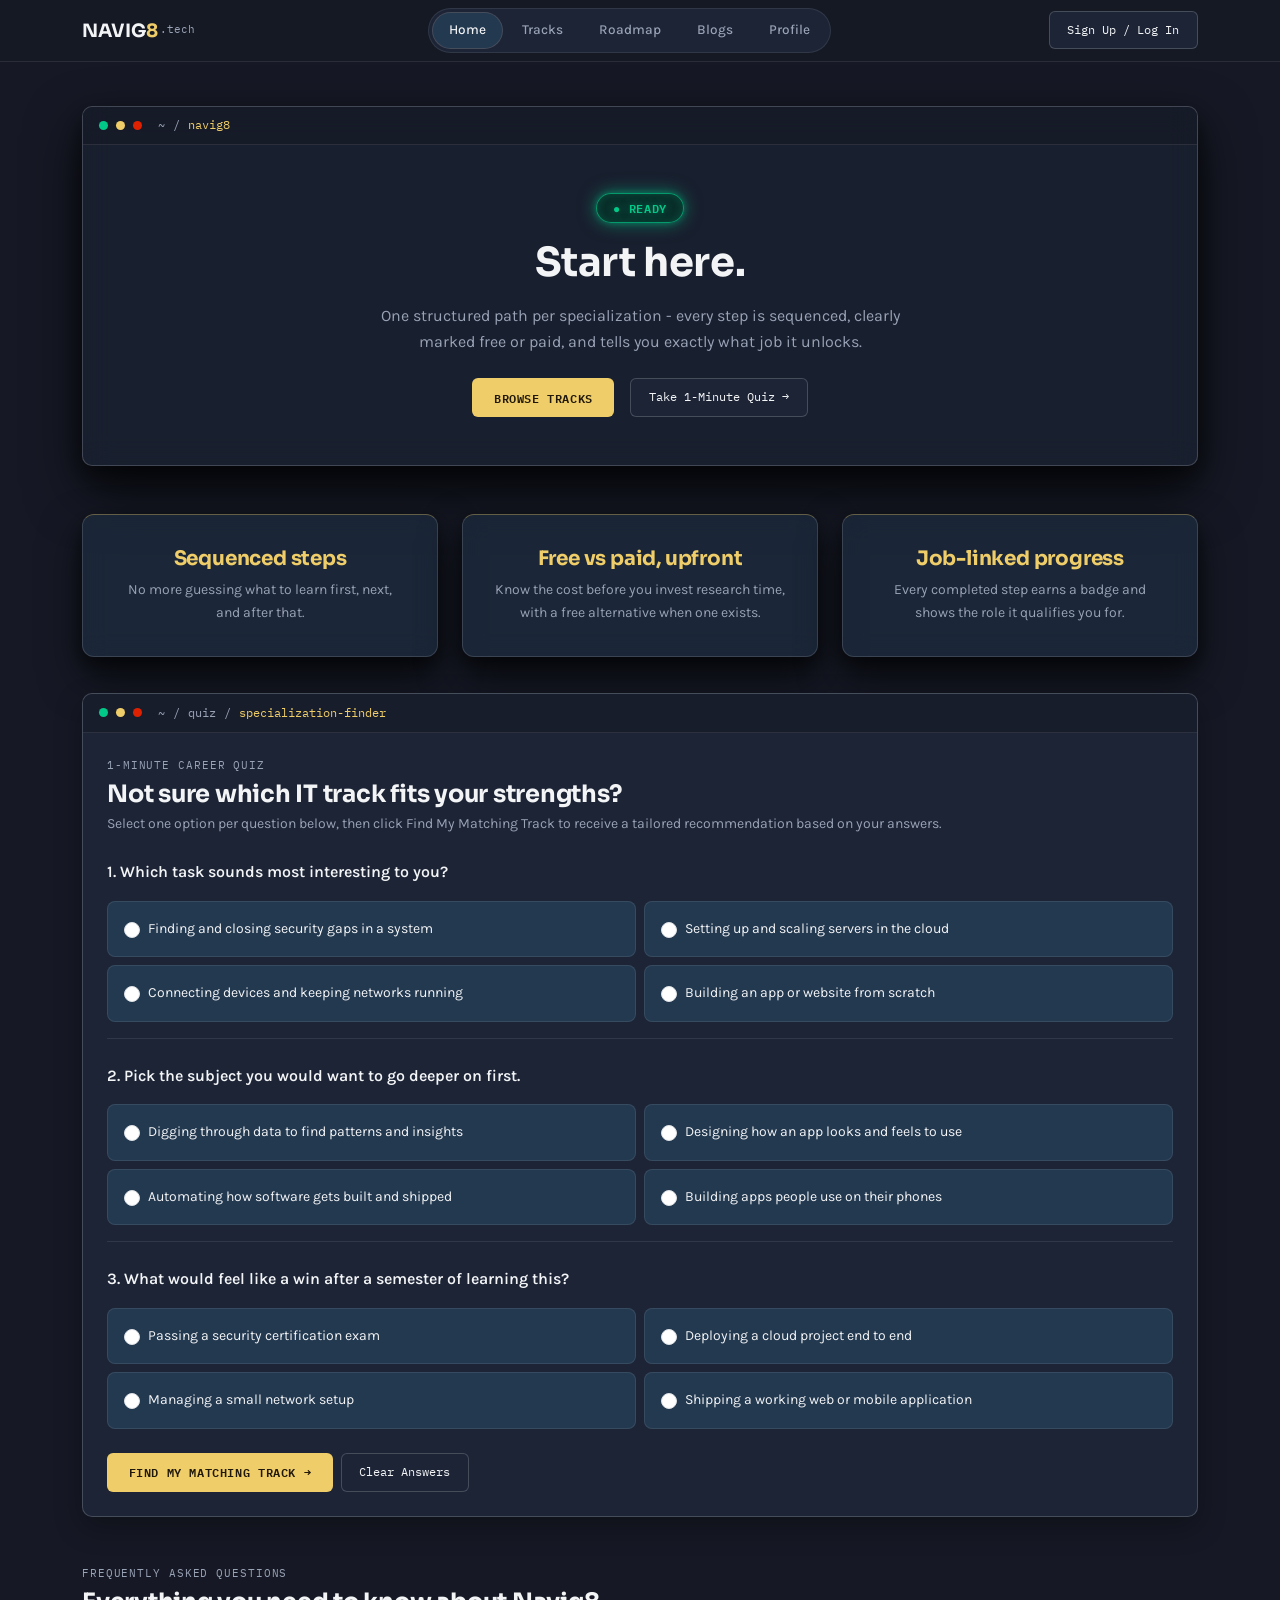
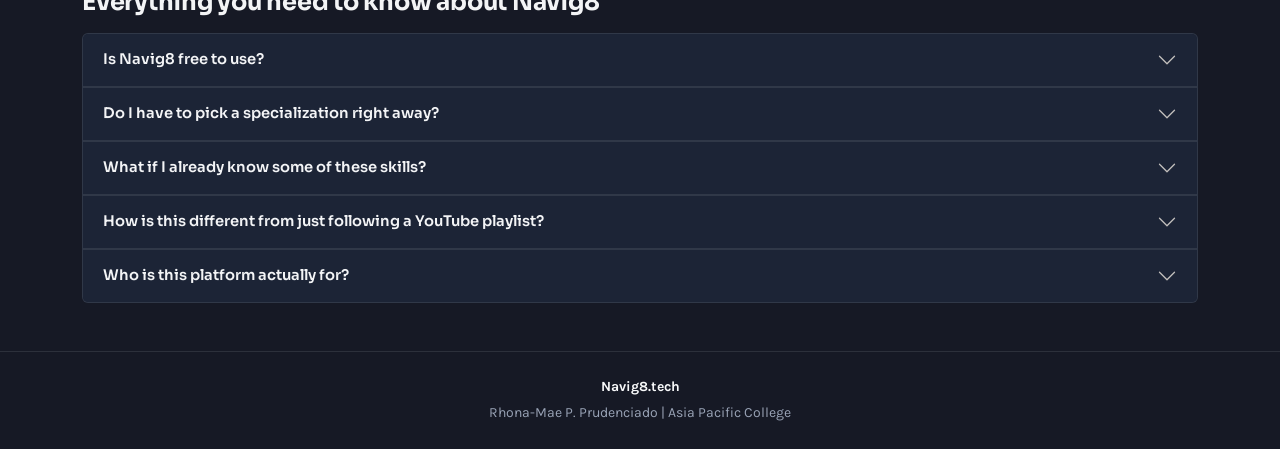
<file: index.html>
<!--
PROGRAM NAME: index.html
DESCRIPTION: Home page and 1-minute tech career quiz built with Bootstrap 5
AUTHOR: Prudenciado, Rhona-Mae
DATE COMPILED: November 11, 2026
-->

<!DOCTYPE html>
<html lang="en">

<head>
  <meta charset="UTF-8">
  <meta name="viewport" content="width=device-width, initial-scale=1.0">
  <title>Navig8 | Home</title>

  <!-- Google Fonts: Sora, Karla, IBM Plex Mono -->
  <link rel="preconnect" href="https://fonts.googleapis.com">
  <link rel="preconnect" href="https://fonts.gstatic.com" crossorigin>
  <link
    href="https://fonts.googleapis.com/css2?family=IBM+Plex+Mono:wght@400;500;600&family=Karla:wght@400;500;600;700&family=Sora:wght@600;700;800&display=swap"
    rel="stylesheet">

  <!-- Bootstrap 5.3 CSS CDN -->
  <link href="https://cdn.jsdelivr.net/npm/bootstrap@5.3.3/dist/css/bootstrap.min.css" rel="stylesheet">

  <!-- Custom Navig8 Dark Mode Stylesheet -->
  <link rel="stylesheet" href="style.css">
</head>

<body>

  <!-- Bootstrap Navbar and Nav Pills -->
  <header class="sticky-top navig8-navbar">
    <nav class="navbar navbar-expand-lg navbar-dark py-2" aria-label="Main Navigation">
      <div class="container">
        <a class="navbar-brand d-flex align-items-center" href="index.html">
          NAVIG<span class="accent-8">8</span><span class="domain-tag">.tech</span>
        </a>

        <!-- Mobile hamburger toggle button -->
        <button class="navbar-toggler" type="button" data-bs-toggle="collapse" data-bs-target="#navig8MainMenu"
          aria-controls="navig8MainMenu" aria-expanded="false" aria-label="Toggle navigation">
          <span class="navbar-toggler-icon"></span>
        </button>

        <!-- Navigation links -->
        <div class="collapse navbar-collapse" id="navig8MainMenu">
          <ul class="nav nav-pills navig8-pills mx-auto my-3 my-lg-0 flex-column flex-lg-row gap-1">
            <li class="nav-item">
              <a class="nav-link active" aria-current="page" href="index.html">Home</a>
            </li>
            <li class="nav-item">
              <a class="nav-link" href="tracks.html">Tracks</a>
            </li>
            <li class="nav-item">
              <a class="nav-link" href="roadmap.html">Roadmap</a>
            </li>
            <li class="nav-item">
              <a class="nav-link" href="blogs.html">Blogs</a>
            </li>
            <li class="nav-item">
              <a class="nav-link" href="profile.html">Profile</a>
            </li>
          </ul>

          <div class="d-flex align-items-center justify-content-lg-end gap-2 pb-2 pb-lg-0">
            <span id="navUserChip" class="badge rounded-pill badge-free d-none py-2 px-3"></span>
            <a id="navAuthBtn" href="auth.html" class="btn btn-outline-navig8 w-100 w-lg-auto text-center">Sign Up / Log
              In</a>
          </div>
        </div>
      </div>
    </nav>
  </header>

  <!-- Main Content Container -->
  <main class="container py-4 py-md-5 flex-grow-1">

    <!-- Bootstrap Hero Card, Breadcrumbs, and Status Badge -->
    <section class="card win-card floating-win-card mb-4">
      <div class="card-header d-flex align-items-center gap-2">
        <span class="cdot green"></span>
        <span class="cdot gold"></span>
        <span class="cdot red"></span>
        <nav aria-label="breadcrumb" class="ms-2">
          <ol class="breadcrumb terminal-breadcrumb">
            <li class="breadcrumb-item"><a href="index.html">~</a></li>
            <li class="breadcrumb-item active" aria-current="page">navig8</li>
          </ol>
        </nav>
      </div>

      <div class="card-body text-center py-5 px-3 px-md-5">
        <span id="heroStatusPill" class="badge rounded-pill status-pill-ready text-uppercase px-3 py-2 mb-3">
          ● READY
        </span>
        <h1 class="display-6 fw-bold mb-3">Start here.</h1>
        <p class="text-muted-custom mx-auto mb-4" style="max-width: 560px;">
          One structured path per specialization - every step is sequenced, clearly marked free or paid, and tells you
          exactly what job it unlocks.
        </p>
        <div class="d-flex flex-wrap justify-content-center gap-3">
          <a href="tracks.html" class="btn btn-gold">Browse Tracks</a>
          <a href="#careerQuizSection" class="btn btn-outline-navig8">Take 1-Minute Quiz &rarr;</a>
        </div>
      </div>
    </section>

    <!-- Value Proposition Cards -->
    <section class="row g-4 my-4 pb-2" aria-label="Platform Highlights">
      <div class="col-12 col-md-4">
        <div class="card floating-card h-100 p-3">
          <div class="card-body text-center">
            <h2 class="h5 fw-bold text-gold mb-2">Sequenced steps</h2>
            <p class="card-text text-muted-custom small mb-0">
              No more guessing what to learn first, next, and after that.
            </p>
          </div>
        </div>
      </div>

      <div class="col-12 col-md-4">
        <div class="card floating-card h-100 p-3">
          <div class="card-body text-center">
            <h2 class="h5 fw-bold text-gold mb-2">Free vs paid, upfront</h2>
            <p class="card-text text-muted-custom small mb-0">
              Know the cost before you invest research time, with a free alternative when one exists.
            </p>
          </div>
        </div>
      </div>

      <div class="col-12 col-md-4">
        <div class="card floating-card h-100 p-3">
          <div class="card-body text-center">
            <h2 class="h5 fw-bold text-gold mb-2">Job-linked progress</h2>
            <p class="card-text text-muted-custom small mb-0">
              Every completed step earns a badge and shows the role it qualifies you for.
            </p>
          </div>
        </div>
      </div>
    </section>

    <!-- 1-Minute Career Quiz -->
    <section id="careerQuizSection" class="card win-card mb-5">
      <div class="card-header d-flex align-items-center gap-2">
        <span class="cdot green"></span>
        <span class="cdot gold"></span>
        <span class="cdot red"></span>
        <nav aria-label="breadcrumb" class="ms-2">
          <ol class="breadcrumb terminal-breadcrumb">
            <li class="breadcrumb-item"><a href="index.html">~</a></li>
            <li class="breadcrumb-item">quiz</li>
            <li class="breadcrumb-item active" aria-current="page">specialization-finder</li>
          </ol>
        </nav>
      </div>

      <div class="card-body p-4">
        <span class="eyebrow">1-Minute Career Quiz</span>
        <h2 class="h4 fw-bold mb-1">Not sure which IT track fits your strengths?</h2>
        <p class="text-muted-custom small mb-4">
          Select one option per question below, then click Find My Matching Track to receive a tailored recommendation
          based on your answers.
        </p>

        <!-- Bootstrap Alert -->
        <div id="quizAlertBox" class="alert navig8-alert d-none small mb-3" role="alert">
          Please select an answer for all 3 questions so we can calculate your matching career track.
        </div>

        <form id="careerQuizForm" novalidate>
          <!-- Question 1 -->
          <div class="pb-3 mb-4 border-bottom border-secondary border-opacity-25">
            <p class="fw-semibold mb-3">1. Which task sounds most interesting to you?</p>
            <div class="row g-2">
              <div class="col-12 col-md-6">
                <label class="form-check quiz-option-card p-3 m-0 d-flex align-items-start gap-2 w-100">
                  <input class="form-check-input mt-1 ms-0" type="radio" name="q1" value="Cybersecurity">
                  <span class="form-check-label small">Finding and closing security gaps in a system</span>
                </label>
              </div>
              <div class="col-12 col-md-6">
                <label class="form-check quiz-option-card p-3 m-0 d-flex align-items-start gap-2 w-100">
                  <input class="form-check-input mt-1 ms-0" type="radio" name="q1" value="Cloud Computing">
                  <span class="form-check-label small">Setting up and scaling servers in the cloud</span>
                </label>
              </div>
              <div class="col-12 col-md-6">
                <label class="form-check quiz-option-card p-3 m-0 d-flex align-items-start gap-2 w-100">
                  <input class="form-check-input mt-1 ms-0" type="radio" name="q1" value="Networking">
                  <span class="form-check-label small">Connecting devices and keeping networks running</span>
                </label>
              </div>
              <div class="col-12 col-md-6">
                <label class="form-check quiz-option-card p-3 m-0 d-flex align-items-start gap-2 w-100">
                  <input class="form-check-input mt-1 ms-0" type="radio" name="q1" value="Software & Web Development">
                  <span class="form-check-label small">Building an app or website from scratch</span>
                </label>
              </div>
            </div>
          </div>

          <!-- Question 2 -->
          <div class="pb-3 mb-4 border-bottom border-secondary border-opacity-25">
            <p class="fw-semibold mb-3">2. Pick the subject you would want to go deeper on first.</p>
            <div class="row g-2">
              <div class="col-12 col-md-6">
                <label class="form-check quiz-option-card p-3 m-0 d-flex align-items-start gap-2 w-100">
                  <input class="form-check-input mt-1 ms-0" type="radio" name="q2" value="Data Science">
                  <span class="form-check-label small">Digging through data to find patterns and insights</span>
                </label>
              </div>
              <div class="col-12 col-md-6">
                <label class="form-check quiz-option-card p-3 m-0 d-flex align-items-start gap-2 w-100">
                  <input class="form-check-input mt-1 ms-0" type="radio" name="q2" value="UI/UX Design">
                  <span class="form-check-label small">Designing how an app looks and feels to use</span>
                </label>
              </div>
              <div class="col-12 col-md-6">
                <label class="form-check quiz-option-card p-3 m-0 d-flex align-items-start gap-2 w-100">
                  <input class="form-check-input mt-1 ms-0" type="radio" name="q2" value="DevOps">
                  <span class="form-check-label small">Automating how software gets built and shipped</span>
                </label>
              </div>
              <div class="col-12 col-md-6">
                <label class="form-check quiz-option-card p-3 m-0 d-flex align-items-start gap-2 w-100">
                  <input class="form-check-input mt-1 ms-0" type="radio" name="q2" value="Mobile App Development">
                  <span class="form-check-label small">Building apps people use on their phones</span>
                </label>
              </div>
            </div>
          </div>

          <!-- Question 3 -->
          <div class="mb-4">
            <p class="fw-semibold mb-3">3. What would feel like a win after a semester of learning this?</p>
            <div class="row g-2">
              <div class="col-12 col-md-6">
                <label class="form-check quiz-option-card p-3 m-0 d-flex align-items-start gap-2 w-100">
                  <input class="form-check-input mt-1 ms-0" type="radio" name="q3" value="Cybersecurity">
                  <span class="form-check-label small">Passing a security certification exam</span>
                </label>
              </div>
              <div class="col-12 col-md-6">
                <label class="form-check quiz-option-card p-3 m-0 d-flex align-items-start gap-2 w-100">
                  <input class="form-check-input mt-1 ms-0" type="radio" name="q3" value="Cloud Computing">
                  <span class="form-check-label small">Deploying a cloud project end to end</span>
                </label>
              </div>
              <div class="col-12 col-md-6">
                <label class="form-check quiz-option-card p-3 m-0 d-flex align-items-start gap-2 w-100">
                  <input class="form-check-input mt-1 ms-0" type="radio" name="q3" value="Networking">
                  <span class="form-check-label small">Managing a small network setup</span>
                </label>
              </div>
              <div class="col-12 col-md-6">
                <label class="form-check quiz-option-card p-3 m-0 d-flex align-items-start gap-2 w-100">
                  <input class="form-check-input mt-1 ms-0" type="radio" name="q3" value="Software & Web Development">
                  <span class="form-check-label small">Shipping a working web or mobile application</span>
                </label>
              </div>
            </div>
          </div>

          <div class="d-flex flex-wrap gap-2">
            <button type="submit" class="btn btn-gold">
              Find My Matching Track &rarr;
            </button>
            <button type="reset" class="btn btn-outline-navig8"
              onclick="document.getElementById('quizAlertBox').classList.add('d-none');">
              Clear Answers
            </button>
          </div>
        </form>
      </div>
    </section>

    <!-- Bootstrap Accordion -->
    <section aria-label="Frequently Asked Questions">
      <span class="eyebrow">Frequently Asked Questions</span>
      <h2 class="h4 fw-bold mb-3">Everything you need to know about Navig8</h2>

      <div class="accordion navig8-accordion" id="homeFaqAccordion">
        <div class="accordion-item">
          <h3 class="accordion-header" id="homeFaqHead1">
            <button class="accordion-button collapsed" type="button" data-bs-toggle="collapse"
              data-bs-target="#homeFaqCollapse1" aria-expanded="false" aria-controls="homeFaqCollapse1">
              Is Navig8 free to use?
            </button>
          </h3>
          <div id="homeFaqCollapse1" class="accordion-collapse collapse" aria-labelledby="homeFaqHead1"
            data-bs-parent="#homeFaqAccordion">
            <div class="accordion-body">
              Navig8 itself is free, but some of the courses it points to are paid by their providers, not by us.
              Wherever that is the case, we flag a free alternative when one exists.
            </div>
          </div>
        </div>

        <div class="accordion-item">
          <h3 class="accordion-header" id="homeFaqHead2">
            <button class="accordion-button collapsed" type="button" data-bs-toggle="collapse"
              data-bs-target="#homeFaqCollapse2" aria-expanded="false" aria-controls="homeFaqCollapse2">
              Do I have to pick a specialization right away?
            </button>
          </h3>
          <div id="homeFaqCollapse2" class="accordion-collapse collapse" aria-labelledby="homeFaqHead2"
            data-bs-parent="#homeFaqAccordion">
            <div class="accordion-body">
              No; take the 1-minute quiz and the system will suggest a track that fits you, or just browse Tracks
              yourself anytime.
            </div>
          </div>
        </div>

        <div class="accordion-item">
          <h3 class="accordion-header" id="homeFaqHead3">
            <button class="accordion-button collapsed" type="button" data-bs-toggle="collapse"
              data-bs-target="#homeFaqCollapse3" aria-expanded="false" aria-controls="homeFaqCollapse3">
              What if I already know some of these skills?
            </button>
          </h3>
          <div id="homeFaqCollapse3" class="accordion-collapse collapse" aria-labelledby="homeFaqHead3"
            data-bs-parent="#homeFaqAccordion">
            <div class="accordion-body">
              You can submit your outside certificate or badge on your Profile page, and it will be added straight to
              your portfolio.
            </div>
          </div>
        </div>

        <div class="accordion-item">
          <h3 class="accordion-header" id="homeFaqHead4">
            <button class="accordion-button collapsed" type="button" data-bs-toggle="collapse"
              data-bs-target="#homeFaqCollapse4" aria-expanded="false" aria-controls="homeFaqCollapse4">
              How is this different from just following a YouTube playlist?
            </button>
          </h3>
          <div id="homeFaqCollapse4" class="accordion-collapse collapse" aria-labelledby="homeFaqHead4"
            data-bs-parent="#homeFaqAccordion">
            <div class="accordion-body">
              You walk away with real proof, not just watch history: every completed track earns an official
              specialization badge you can put directly on your portfolio.
            </div>
          </div>
        </div>

        <div class="accordion-item">
          <h3 class="accordion-header" id="homeFaqHead5">
            <button class="accordion-button collapsed" type="button" data-bs-toggle="collapse"
              data-bs-target="#homeFaqCollapse5" aria-expanded="false" aria-controls="homeFaqCollapse5">
              Who is this platform actually for?
            </button>
          </h3>
          <div id="homeFaqCollapse5" class="accordion-collapse collapse" aria-labelledby="homeFaqHead5"
            data-bs-parent="#homeFaqAccordion">
            <div class="accordion-body">
              Anyone interested in a computer-related career, including students from any degree, career shifters, or
              self-taught learners.
            </div>
          </div>
        </div>
      </div>
    </section>

  </main>

  <!-- Bootstrap Modal: Quiz Recommendation -->
  <div class="modal fade navig8-modal" id="quizMatchModal" tabindex="-1" aria-labelledby="quizMatchModalLabel"
    aria-hidden="true">
    <div class="modal-dialog modal-dialog-centered">
      <div class="modal-content">
        <div class="modal-header">
          <div>
            <span class="eyebrow text-gold mb-0">Quiz Diagnostic Result</span>
            <h2 class="modal-title h5 fw-bold" id="quizMatchModalLabel">Recommended Track</h2>
          </div>
          <button type="button" class="btn-close btn-close-white" data-bs-dismiss="modal" aria-label="Close"></button>
        </div>
        <div class="modal-body">
          <p class="text-muted-custom small mb-3" id="quizMatchSummary"></p>
          <div class="p-3 rounded-3 mb-3" style="background-color: var(--twilight);">
            <div class="d-flex justify-content-between align-items-center mb-2">
              <span class="font-monospace small text-gold" id="quizMatchSlug">~/tracks/pathway</span>
              <span class="badge rounded-pill badge-free">4 Sequenced Modules</span>
            </div>
            <p class="small mb-0 text-light" id="quizMatchModules"></p>
          </div>
          <div id="quizSecondaryOption" class="small text-muted-custom"></div>
        </div>
        <div class="modal-footer justify-content-between">
          <a href="tracks.html" class="btn btn-outline-navig8">Compare All Tracks</a>
          <button type="button" id="quizSelectAndOpenBtn" class="btn btn-gold">Open Recommended Roadmap &rarr;</button>
        </div>
      </div>
    </div>
  </div>

  <!-- Footer -->
  <footer class="border-top border-secondary border-opacity-25 py-4 text-center mt-auto">
    <div class="container small text-muted-custom">
      <p class="mb-1 fw-bold text-light">Navig8.tech</p>
      <p class="mb-0">Rhona-Mae P. Prudenciado | Asia Pacific College</p>
    </div>
  </footer>

  <!-- Bootstrap JS Bundle -->
  <script src="https://cdn.jsdelivr.net/npm/bootstrap@5.3.3/dist/js/bootstrap.bundle.min.js"></script>

  <!-- Quiz and session script -->
  <script>
    const STATE_KEY = "navig8_webprog_v2";

    const QUIZ_TRACK_DETAILS = {
      "Cybersecurity": {
        slug: "~/tracks/cybersecurity",
        summary: "Your answers align with defending infrastructure, analyzing network traffic, and mastering security operations.",
        modules: "Includes: Linux & OS Security Basics, TCP/IP & Packet Analysis, CompTIA Security+ (SY0-701), and SIEM & Cloud Security Defense."
      },
      "Cloud Computing": {
        slug: "~/tracks/cloud-computing",
        summary: "Your answers point toward architecting scalable cloud infrastructure, virtual networks, and serverless deployments.",
        modules: "Includes: Linux Server & Cloud Networking, Core Cloud Services (AWS/Azure), Containers & High Availability, and Terraform IaC."
      },
      "Networking": {
        slug: "~/tracks/networking",
        summary: "Your answers align with enterprise network architecture, routing and switching protocols, and keeping infrastructure connected.",
        modules: "Includes: OSI/TCP-IP & Subnetting, VLANs & Dynamic Routing (CCNA), Enterprise WLAN/WAN, and Network Defense & Automation."
      },
      "Software & Web Development": {
        slug: "~/tracks/software-web-development",
        summary: "Your answers highlight a strong fit for building full-stack web applications, responsive interfaces, and backend APIs.",
        modules: "Includes: Semantic HTML5/CSS3 & Git, Modern JavaScript (ES6+) & APIs, React Component Architecture, and Node.js & Databases."
      },
      "Data Science": {
        slug: "~/tracks/data-science",
        summary: "Your answers show a strong inclination for analyzing datasets, uncovering statistical patterns, and building predictive models.",
        modules: "Includes: Python (NumPy/Pandas) & EDA, Statistics & SQL Analytics, Data Visualization & Storytelling, and Scikit-Learn ML."
      },
      "UI/UX Design": {
        slug: "~/tracks/ui-ux-design",
        summary: "Your answers match human-centered product design, wireframing user flows, and crafting intuitive interfaces in Figma.",
        modules: "Includes: User Research & Personas, Information Architecture & Wireframing, Design Systems in Figma, and Interactive Prototyping & Usability Testing."
      },
      "DevOps": {
        slug: "~/tracks/devops",
        summary: "Your answers align with automating software delivery pipelines, containerization, and cloud reliability engineering.",
        modules: "Includes: Linux & Bash Scripting, Docker Containers, CI/CD with GitHub Actions, and Kubernetes & Prometheus Observability."
      },
      "Mobile App Development": {
        slug: "~/tracks/mobile-app-development",
        summary: "Your answers show a passion for building native and cross-platform mobile experiences people use every day on their phones.",
        modules: "Includes: Kotlin / Dart Fundamentals, Declarative Mobile UI Layouts, Local Storage & REST APIs, and App Testing & Store Deployment."
      }
    };

    function loadState() {
      try {
        const raw = localStorage.getItem(STATE_KEY);
        return raw ? JSON.parse(raw) : {};
      } catch (e) {
        return {};
      }
    }

    function saveState(state) {
      localStorage.setItem(STATE_KEY, JSON.stringify(state));
    }

    function selectTrackAndGo(trackName) {
      const state = loadState();
      state.selectedTrack = trackName;
      if (state.user) {
        state.user.selectedTrack = trackName;
        if (state.registeredUsers && state.user.username) {
          const uKey = state.user.username.toLowerCase();
          if (state.registeredUsers[uKey]) {
            state.registeredUsers[uKey].selectedTrack = trackName;
          }
        }
      }
      saveState(state);
      window.location.href = "roadmap.html?track=" + encodeURIComponent(trackName);
    }

    const TRACK_TOTAL_STEPS = {
      "Cybersecurity": 4,
      "Cloud Computing": 4,
      "Networking": 4,
      "Software & Web Development": 4,
      "Data Science": 4,
      "Data Engineering": 4,
      "Machine Learning & AI": 4,
      "Database Administration": 4,
      "DevOps": 4,
      "Mobile App Development": 4,
      "Game Development": 4,
      "UI/UX Design": 4,
      "QA & Software Testing": 4,
      "IT Support & Systems Administration": 4,
      "Python": 3,
      "Networking Basics": 3,
      "Cloud Fundamentals": 3,
      "Web Development": 3,
      "SQL": 3,
      "Linux": 3
    };

    function updateHeroStatusPill(state) {
      const pill = document.getElementById("heroStatusPill");
      if (!pill) return;

      const selected = state.selectedTrack || null;
      const completedMap = state.completedSteps || {};

      // Check if any track is completed
      let hasFinishedTrack = false;
      Object.keys(completedMap).forEach(function (tName) {
        const doneArr = completedMap[tName] || [];
        const req = TRACK_TOTAL_STEPS[tName] || 4;
        if (doneArr.length >= req) {
          hasFinishedTrack = true;
        }
      });

      if (selected) {
        const currentDone = (completedMap[selected] || []).length;
        const currentReq = TRACK_TOTAL_STEPS[selected] || 4;
        if (currentDone >= currentReq) {
          pill.className = "badge rounded-pill status-pill-completed text-uppercase px-3 py-2 mb-3";
          pill.textContent = "\u25CF COMPLETED";
        } else {
          pill.className = "badge rounded-pill status-pill-progress text-uppercase px-3 py-2 mb-3";
          pill.textContent = "\u25CF IN PROGRESS";
        }
      } else if (hasFinishedTrack) {
        pill.className = "badge rounded-pill status-pill-completed text-uppercase px-3 py-2 mb-3";
        pill.textContent = "\u25CF COMPLETED";
      } else {
        pill.className = "badge rounded-pill status-pill-ready text-uppercase px-3 py-2 mb-3";
        pill.textContent = "\u25CF READY";
      }
    }

    document.addEventListener("DOMContentLoaded", function () {
      const state = loadState();
      updateHeroStatusPill(state);
      const chip = document.getElementById("navUserChip");
      const authBtn = document.getElementById("navAuthBtn");

      if (state.user && state.user.username) {
        chip.textContent = "@" + state.user.username;
        chip.classList.remove("d-none");
        authBtn.textContent = "Log Out";
        authBtn.href = "#";
        authBtn.onclick = function (e) {
          e.preventDefault();
          state.user = null;
          saveState(state);
          window.location.reload();
        };
      }

      const form = document.getElementById("careerQuizForm");
      const alertBox = document.getElementById("quizAlertBox");

      form.addEventListener("submit", function (e) {
        e.preventDefault();
        const a1 = form.querySelector('input[name="q1"]:checked');
        const a2 = form.querySelector('input[name="q2"]:checked');
        const a3 = form.querySelector('input[name="q3"]:checked');

        if (!a1 || !a2 || !a3) {
          alertBox.classList.remove("d-none");
          return;
        }
        alertBox.classList.add("d-none");

        const v1 = a1.value;
        const v2 = a2.value;
        const v3 = a3.value;

        // Calculate matching track from answers
        let primaryTrack = v2;
        let secondaryTrack = v1;

        if (v1 === v3) {
          // Check for specialized track match
          if (v1 === "Software & Web Development" && (v2 === "Mobile App Development" || v2 === "UI/UX Design" || v2 === "DevOps")) {
            primaryTrack = v1;
            secondaryTrack = v2;
          } else {
            primaryTrack = v1;
            secondaryTrack = v2;
          }
        } else {
          // Match secondary track
          primaryTrack = v2;
          secondaryTrack = v1;
        }

        const info = QUIZ_TRACK_DETAILS[primaryTrack] || QUIZ_TRACK_DETAILS["Software & Web Development"];
        document.getElementById("quizMatchModalLabel").textContent = "Recommended Track: " + primaryTrack;
        document.getElementById("quizMatchSummary").textContent = info.summary;
        document.getElementById("quizMatchSlug").textContent = info.slug;
        document.getElementById("quizMatchModules").textContent = info.modules;

        const secEl = document.getElementById("quizSecondaryOption");
        if (secondaryTrack && secondaryTrack !== primaryTrack) {
          secEl.innerHTML = 'Also matches your answers: <a href="#" class="text-gold fw-semibold text-decoration-none" onclick="selectTrackAndGo(\'' + secondaryTrack + '\'); return false;">' + secondaryTrack + ' &rarr;</a>';
        } else {
          secEl.innerHTML = "";
        }

        const openBtn = document.getElementById("quizSelectAndOpenBtn");
        openBtn.textContent = "Open " + primaryTrack + " Roadmap \u2192";
        openBtn.onclick = function () {
          selectTrackAndGo(primaryTrack);
        };

        const modal = new bootstrap.Modal(document.getElementById("quizMatchModal"));
        modal.show();
      });
    });
  </script>
</body>

</html>
</file>
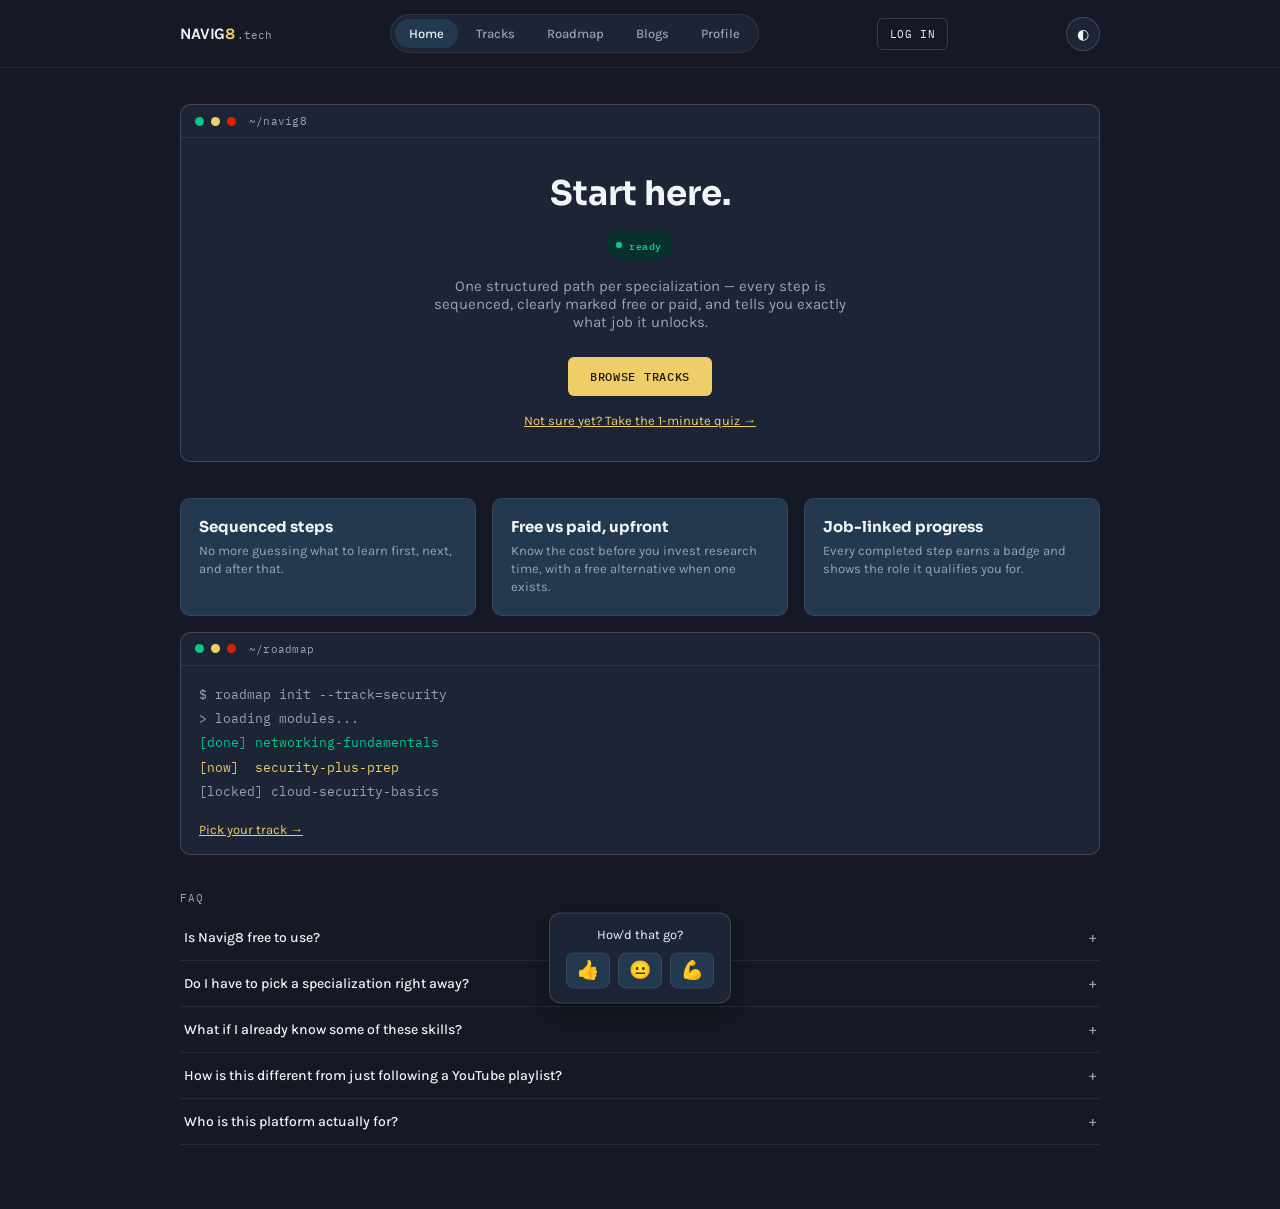
<file: [USERDES] PRUDENCIADO_NAVIG8 APP.html>
<!DOCTYPE html>
<html lang="en">

<head>
  <meta charset="UTF-8">
  <meta name="viewport" content="width=device-width, initial-scale=1, viewport-fit=cover">
  <title>Navig8</title>
  <link rel="preconnect" href="https://fonts.googleapis.com">
  <link rel="preconnect" href="https://fonts.gstatic.com" crossorigin>
  <link
    href="https://fonts.googleapis.com/css2?family=Sora:wght@400;600;700;800&family=Karla:wght@400;500;700&family=IBM+Plex+Mono:wght@400;500&display=swap"
    rel="stylesheet">
  <style>
    :root {
      --shadow-grey: #161925;
      --alabaster: #EAEAEA;
      --twilight: #233950;
      --gold: #EFCD68;
      --emerald: #03C988;
      --ochre: #DE2100;

      --bg: var(--shadow-grey);
      --surface: var(--twilight);
      --surface-soft: #1c2436;
      --text: #F3F4F6;
      --text-muted: #99A3B6;
      --border: rgba(255, 255, 255, 0.08);
      --border-strong: rgba(255, 255, 255, 0.16);

      --free-bg: #08312B;
      --free-text: var(--emerald);
      --paid-bg: #3A1409;
      --paid-text: #F0806B;
      --gold-bg: #3A331B;
      --gold-text: var(--gold);
    }

    :root[data-theme="light"] {
      --bg: var(--alabaster);
      --surface: #D2DAEA;
      --surface-soft: #DEE5F1;
      --text: #1B2333;
      --text-muted: #5B6576;
      --border: #B8C4DC;
      --border-strong: #9FB0CF;

      --free-bg: #DEF7EE;
      --free-text: #03966F;
      --paid-bg: #FBE2DC;
      --paid-text: var(--ochre);
      --gold-bg: #FBF0D6;
      --gold-text: #9A7A1E;
    }

    * {
      box-sizing: border-box;
    }

    html,
    body {
      margin: 0;
      height: 100%;
    }

    body {
      background: var(--bg);
      color: var(--text);
      font-family: 'Karla', sans-serif;
      padding-top: env(safe-area-inset-top, 0px);
      padding-bottom: env(safe-area-inset-bottom, 0px);
      -webkit-font-smoothing: antialiased;
      transition: background .2s ease, color .2s ease;
    }

    h1,
    h2,
    h3 {
      font-family: 'Sora', sans-serif;
      margin: 0;
    }

    .mono {
      font-family: 'IBM Plex Mono', monospace;
      letter-spacing: .03em;
    }

    .eyebrow {
      font-family: 'IBM Plex Mono', monospace;
      text-transform: uppercase;
      font-size: 11px;
      letter-spacing: .08em;
      color: var(--text-muted);
    }

    header {
      position: sticky;
      top: 0;
      z-index: 10;
      padding-top: env(safe-area-inset-top, 0px);
      background: var(--bg);
      border-bottom: 1px solid var(--border);
    }

    .nav-inner {
      max-width: 960px;
      margin: 0 auto;
      padding: 14px 20px;
      display: flex;
      align-items: center;
      justify-content: space-between;
      gap: 16px;
    }

    .brand {
      font-size: 16px;
      font-weight: 700;
      letter-spacing: -.01em;
    }

    .brand span {
      color: var(--gold);
    }

    .brand .domain {
      font-family: 'IBM Plex Mono', monospace;
      font-size: 11px;
      color: var(--text-muted);
      font-weight: 400;
      letter-spacing: 0;
      margin-left: 2px;
    }

    nav.tabs {
      display: flex;
      gap: 4px;
      background: var(--surface-soft);
      border: 1px solid var(--border);
      border-radius: 999px;
      padding: 4px;
    }

    nav.tabs button {
      font-family: 'Karla', sans-serif;
      font-size: 13px;
      font-weight: 500;
      background: none;
      border: none;
      color: var(--text-muted);
      padding: 7px 14px;
      border-radius: 999px;
      cursor: pointer;
    }

    nav.tabs button.active {
      background: var(--surface);
      color: var(--text);
    }

    .theme-btn {
      width: 34px;
      height: 34px;
      border-radius: 50%;
      border: 1px solid var(--border-strong);
      background: var(--surface-soft);
      color: var(--text);
      cursor: pointer;
      font-size: 14px;
    }

    .hamburger-btn {
      display: none;
      width: 34px;
      height: 34px;
      border-radius: 8px;
      border: 1px solid var(--border-strong);
      background: var(--surface-soft);
      color: var(--text);
      cursor: pointer;
      align-items: center;
      justify-content: center;
      font-size: 16px;
    }

    @media (max-width:640px) {
      .hamburger-btn {
        display: flex;
      }

      nav.tabs {
        position: fixed;
        top: 0;
        left: 0;
        right: 0;
        height: 100vh;
        flex-direction: column;
        align-items: stretch;
        border-radius: 0;
        background: var(--bg);
        padding: calc(env(safe-area-inset-top, 0px) + 70px) 20px 20px;
        gap: 8px;
        transform: translateY(-100%);
        transition: transform .25s ease;
        z-index: 20;
      }

      nav.tabs.open {
        transform: translateY(0);
      }

      nav.tabs button {
        width: 100%;
        text-align: left;
        padding: 14px 16px;
        font-size: 15px;
      }

      .edit-form {
        grid-template-columns: 1fr;
      }
    }

    main {
      max-width: 960px;
      margin: 0 auto;
      padding: 36px 20px 64px;
    }

    .screen {
      display: none;
    }

    .screen.active {
      display: block;
      animation: fade .25s ease;
    }

    @keyframes fade {
      from {
        opacity: 0;
        transform: translateY(4px);
      }

      to {
        opacity: 1;
        transform: none;
      }
    }

    /* Terminal Design */
    .win {
      background: var(--surface-soft);
      border: 1px solid var(--border-strong);
      border-radius: 10px;
      overflow: hidden;
      position: relative;
    }

    .chrome {
      display: flex;
      align-items: center;
      gap: 7px;
      padding: 9px 14px;
      border-bottom: 1px solid var(--border);
    }

    .chrome .cdot {
      width: 9px;
      height: 9px;
      border-radius: 50%;
      flex: none;
    }

    .chrome .path {
      margin-left: 6px;
      font-family: 'IBM Plex Mono', monospace;
      font-size: 11px;
      color: var(--text-muted);
      letter-spacing: .02em;
    }

    .bracket {
      position: absolute;
      width: 14px;
      height: 14px;
      pointer-events: none;
    }

    .bracket.tl {
      top: -1px;
      left: -1px;
      border-top: 2px solid var(--gold);
      border-left: 2px solid var(--gold);
      border-radius: 5px 0 0 0;
    }

    .bracket.br {
      bottom: -1px;
      right: -1px;
      border-bottom: 2px solid var(--gold);
      border-right: 2px solid var(--gold);
      border-radius: 0 0 5px 0;
    }

    .term-line {
      font-family: 'IBM Plex Mono', monospace;
      font-size: 12.5px;
      line-height: 1.95;
    }

    .track-path {
      font-family: 'IBM Plex Mono', monospace;
      font-size: 10px;
      color: var(--text-muted);
      letter-spacing: .02em;
      margin-bottom: 5px;
    }

    @keyframes ping {
      0% {
        transform: scale(1);
        opacity: .6;
      }

      75%,
      100% {
        transform: scale(2.4);
        opacity: 0;
      }
    }

    .tag-ready {
      display: inline-flex;
      align-items: center;
      gap: 7px;
      font-family: 'IBM Plex Mono', monospace;
      font-size: 10px;
      font-weight: 600;
      letter-spacing: .05em;
      background: var(--free-bg);
      color: var(--free-text);
      padding: 5px 11px 5px 9px;
      border-radius: 999px;
      margin-top: 16px;
    }

    .ping-dot {
      position: relative;
      width: 6px;
      height: 6px;
      flex: none;
    }

    .ping-core {
      position: absolute;
      inset: 0;
      border-radius: 50%;
      background: var(--emerald);
    }

    .ping-ring {
      position: absolute;
      inset: 0;
      border-radius: 50%;
      background: var(--emerald);
      animation: ping 1.8s cubic-bezier(0, 0, .2, 1) infinite;
    }

    /* Landing Page */
    .hero {
      text-align: center;
      padding: 36px 20px 32px;
    }

    .hero h1 {
      font-size: 34px;
      line-height: 1.15;
      max-width: 560px;
      margin: 0 auto;
      min-height: 41px;
    }

    .hero p {
      color: var(--text-muted);
      max-width: 440px;
      margin: 18px auto 26px;
      font-size: 15px;
    }

    .cta {
      font-family: 'IBM Plex Mono', monospace;
      font-size: 12px;
      text-transform: uppercase;
      letter-spacing: .06em;
      background: var(--gold);
      color: #20180A;
      border: none;
      padding: 12px 22px;
      border-radius: 6px;
      cursor: pointer;
      font-weight: 500;
    }

    .stat-grid {
      display: grid;
      grid-template-columns: repeat(3, 1fr);
      gap: 16px;
      margin-top: 36px;
    }

    .stat-card {
      background: var(--surface);
      border: 1px solid var(--border);
      border-radius: 10px;
      padding: 18px;
    }

    .stat-card h3 {
      font-size: 15px;
      margin-bottom: 6px;
    }

    .stat-card p {
      color: var(--text-muted);
      font-size: 13px;
      margin: 0;
      line-height: 1.4;
    }

    .mini-preview {
      margin-top: 16px;
      cursor: pointer;
    }

    .mini-preview:hover {
      border-color: var(--gold);
    }

    /* Tracks Page */
    .segment {
      display: inline-flex;
      gap: 4px;
      background: var(--surface-soft);
      border: 1px solid var(--border);
      border-radius: 999px;
      padding: 4px;
      margin-bottom: 20px;
    }

    .segment button {
      font-family: 'Karla', sans-serif;
      font-size: 13px;
      border: none;
      background: none;
      color: var(--text-muted);
      padding: 7px 16px;
      border-radius: 999px;
      cursor: pointer;
    }

    .segment button.active {
      background: var(--surface);
      color: var(--text);
    }

    .track-grid {
      display: grid;
      grid-template-columns: repeat(auto-fill, minmax(200px, 1fr));
      gap: 12px;
      padding: 16px;
    }

    .track-card {
      background: var(--surface);
      border: 1px solid var(--border);
      border-radius: 10px;
      padding: 14px;
      cursor: pointer;
      position: relative;
    }

    .track-card.selected {
      border-color: var(--gold);
      box-shadow: 0 0 0 1px var(--gold) inset;
    }

    .track-card .row {
      display: flex;
      align-items: flex-start;
      justify-content: space-between;
      gap: 8px;
    }

    .checkbox {
      width: 16px;
      height: 16px;
      border-radius: 50%;
      border: 1px solid var(--border-strong);
      flex: none;
      display: flex;
      align-items: center;
      justify-content: center;
      font-size: 9px;
      margin-top: 1px;
    }

    .track-card.selected .checkbox {
      background: var(--gold);
      border-color: var(--gold);
      color: #20180A;
    }

    .track-card .name {
      font-size: 14px;
      font-weight: 500;
    }

    .track-desc {
      font-size: 11.5px;
      color: var(--text-muted);
      line-height: 1.4;
      margin: 6px 0 0;
    }

    .track-view-bar {
      display: flex;
      align-items: center;
      justify-content: space-between;
      margin-top: 26px;
      padding-top: 18px;
      border-top: 1px solid var(--border);
    }

    .track-view-bar span {
      color: var(--text-muted);
      font-size: 13px;
    }

    /* Roadmap Page */
    .roadmap-head {
      margin-bottom: 22px;
    }

    .roadmap-head .eyebrow {
      margin-bottom: 6px;
    }

    .roadmap-head h2 {
      font-size: 22px;
    }

    .trail-row {
      display: flex;
      gap: 14px;
    }

    .trail-marker {
      display: flex;
      flex-direction: column;
      align-items: center;
      width: 24px;
      flex: none;
    }

    .node {
      width: 20px;
      height: 20px;
      border-radius: 50%;
      flex: none;
    }

    .node.done {
      background: var(--emerald);
    }

    .node.current {
      border: 3px solid var(--gold);
      background: var(--bg);
    }

    .node.locked {
      border: 2px dashed var(--border-strong);
      background: transparent;
    }

    .trail-line {
      width: 2px;
      flex: 1;
      background: var(--border-strong);
      margin: 2px 0;
    }

    .step-card {
      flex: 1;
      background: var(--surface);
      border: 1px solid var(--border);
      border-radius: 10px;
      padding: 16px;
      margin-bottom: 16px;
    }

    .step-card.locked {
      opacity: .55;
    }

    .step-card h3 {
      font-size: 15px;
      margin-bottom: 2px;
    }

    .step-card h3 a {
      color: var(--text);
      text-decoration: none;
      transition: color .2s ease;
    }

    .step-card h3 a:hover {
      color: var(--gold);
      text-decoration: underline;
    }

    .step-provider {
      font-size: 12px;
      color: var(--text-muted);
      margin-bottom: 10px;
    }

    .tag-row {
      display: flex;
      gap: 8px;
      flex-wrap: wrap;
      align-items: center;
    }

    .tag {
      font-family: 'IBM Plex Mono', monospace;
      font-size: 10px;
      text-transform: uppercase;
      letter-spacing: .05em;
      padding: 4px 9px;
      border-radius: 999px;
    }

    .tag.free {
      background: var(--free-bg);
      color: var(--free-text);
    }

    .tag.paid {
      background: var(--paid-bg);
      color: var(--paid-text);
    }

    .tag.unlocks {
      background: var(--gold-bg);
      color: var(--gold-text);
    }

    .tag.public {
      background: var(--free-bg);
      color: var(--free-text);
    }

    .tag.private {
      background: var(--paid-bg);
      color: var(--paid-text);
    }

    .complete-btn {
      margin-top: 12px;
      font-family: 'IBM Plex Mono', monospace;
      font-size: 11px;
      text-transform: uppercase;
      background: var(--gold);
      color: #20180A;
      border: none;
      padding: 8px 14px;
      border-radius: 6px;
      cursor: pointer;
    }

    /* Profile Page */
    .profile-head {
      display: flex;
      align-items: center;
      gap: 14px;
      margin-bottom: 18px;
    }

    .avatar {
      width: 52px;
      height: 52px;
      border-radius: 50%;
      background: var(--surface);
      border: 1px solid var(--border-strong);
      display: flex;
      align-items: center;
      justify-content: center;
      font-family: 'Sora', sans-serif;
      font-weight: 700;
      color: var(--gold);
      overflow: hidden;
      flex: none;
    }

    .avatar img {
      width: 100%;
      height: 100%;
      object-fit: cover;
    }

    .profile-stats {
      display: grid;
      grid-template-columns: repeat(3, 1fr);
      gap: 12px;
      margin-bottom: 28px;
    }

    .profile-stats div {
      background: var(--surface);
      border: 1px solid var(--border);
      border-radius: 10px;
      padding: 14px;
      text-align: center;
    }

    .profile-stats strong {
      display: block;
      font-family: 'Sora', sans-serif;
      font-size: 20px;
    }

    .profile-stats span {
      font-size: 11px;
      color: var(--text-muted);
    }

    .badge-group {
      margin-bottom: 16px;
    }

    .badge-group:last-child {
      margin-bottom: 0;
    }

    .badge-group-header {
      display: flex;
      justify-content: space-between;
      align-items: center;
      border-bottom: 1px solid var(--border);
      padding-bottom: 6px;
      margin-bottom: 8px;
    }

    .badge-group-title {
      font-family: 'IBM Plex Mono', monospace;
      font-size: 11px;
      color: var(--gold);
      text-transform: uppercase;
      letter-spacing: .05em;
    }

    .toggle-visibility-btn {
      background: none;
      border: 1px solid var(--border-strong);
      color: var(--text-muted);
      font-family: 'IBM Plex Mono', monospace;
      font-size: 10px;
      padding: 2px 8px;
      border-radius: 4px;
      cursor: pointer;
    }

    .toggle-visibility-btn:hover {
      color: var(--text);
      border-color: var(--gold);
    }

    .badge-line {
      font-family: 'IBM Plex Mono', monospace;
      font-size: 12.5px;
      padding: 3px 0;
    }

    .badge-line.earned {
      color: var(--emerald);
    }

    .badge-line.empty {
      color: var(--text-muted);
    }

    .portfolio-item {
      display: flex;
      justify-content: space-between;
      align-items: center;
      padding: 10px 0;
      border-bottom: 1px solid var(--border);
      font-family: 'IBM Plex Mono', monospace;
      font-size: 13px;
    }

    .portfolio-item span {
      font-size: 11.5px;
      color: var(--text-muted);
    }

    .empty-note {
      color: var(--text-muted);
      font-size: 13px;
    }

    .edit-form {
      display: grid;
      gap: 12px;
      padding: 16px;
      grid-template-columns: 1fr 1fr;
    }

    .edit-form .full {
      grid-column: 1 / -1;
    }

    .edit-form label {
      display: block;
      font-family: 'IBM Plex Mono', monospace;
      font-size: 10px;
      text-transform: uppercase;
      letter-spacing: .05em;
      color: var(--text-muted);
      margin-bottom: 5px;
    }

    .edit-form input[type="text"],
    .edit-form input[type="url"],
    .edit-form input[type="date"],
    .edit-form select,
    .edit-form textarea {
      width: 100%;
      background: var(--surface);
      border: 1px solid var(--border-strong);
      border-radius: 7px;
      padding: 9px 11px;
      font-family: 'Karla', sans-serif;
      font-size: 13px;
      color: var(--text);
    }

    .edit-form textarea {
      resize: vertical;
      min-height: 60px;
    }

    .check-row {
      display: flex;
      align-items: center;
      gap: 8px;
      font-size: 13px;
      color: var(--text-muted);
    }

    .check-row input {
      width: 15px;
      height: 15px;
    }

    .link-btn {
      background: none;
      border: none;
      color: var(--gold);
      font-family: 'Karla', sans-serif;
      font-size: 13px;
      cursor: pointer;
      text-decoration: underline;
      padding: 0;
    }

    .quiz-option {
      display: block;
      width: 100%;
      text-align: left;
      background: var(--surface);
      border: 1px solid var(--border);
      border-radius: 10px;
      padding: 14px 16px;
      font-family: 'Karla', sans-serif;
      font-size: 14px;
      color: var(--text);
      cursor: pointer;
      margin-bottom: 10px;
    }

    .quiz-option:hover {
      border-color: var(--gold);
    }

    .scroll-top-btn {
      position: fixed;
      bottom: calc(env(safe-area-inset-bottom, 0px) + 22px);
      right: 20px;
      width: 42px;
      height: 42px;
      border-radius: 50%;
      background: var(--gold);
      color: #20180A;
      border: none;
      cursor: pointer;
      font-size: 16px;
      box-shadow: 0 6px 16px rgba(0, 0, 0, .28);
      display: none;
      align-items: center;
      justify-content: center;
      z-index: 15;
    }

    .scroll-top-btn.visible {
      display: flex;
    }

    .coming-soon {
      background: var(--surface);
      border: 1px dashed var(--border-strong);
      border-radius: 10px;
      padding: 22px;
      text-align: center;
    }

    /* FAQ Section */
    .faq-wrap {
      margin-top: 36px;
    }

    .faq-item {
      border-bottom: 1px solid var(--border);
    }

    .faq-q {
      width: 100%;
      text-align: left;
      background: none;
      border: none;
      padding: 14px 4px;
      font-family: 'Karla', sans-serif;
      font-size: 14px;
      font-weight: 500;
      color: var(--text);
      cursor: pointer;
      display: flex;
      justify-content: space-between;
      align-items: center;
      gap: 10px;
    }

    .faq-q .chev {
      color: var(--text-muted);
      transition: transform .2s ease;
      flex: none;
    }

    .faq-item.open .faq-q .chev {
      transform: rotate(45deg);
    }

    .faq-a {
      max-height: 0;
      overflow: hidden;
      transition: max-height .2s ease;
    }

    .faq-item.open .faq-a {
      max-height: 200px;
    }

    .faq-a p {
      margin: 0 4px 14px;
      font-size: 13.5px;
      color: var(--text-muted);
      line-height: 1.5;
    }

    /* Articles Things */
    .article-grid {
      display: grid;
      grid-template-columns: repeat(auto-fill, minmax(220px, 1fr));
      gap: 12px;
      margin-top: 14px;
    }

    .article-card {
      display: block;
      background: var(--surface);
      border: 1px solid var(--border);
      border-radius: 10px;
      padding: 14px;
      text-decoration: none;
      color: inherit;
    }

    .article-card:hover {
      border-color: var(--gold);
    }

    .article-card .src {
      font-family: 'IBM Plex Mono', monospace;
      font-size: 10px;
      color: var(--text-muted);
      text-transform: uppercase;
      letter-spacing: .04em;
      margin-bottom: 6px;
    }

    .article-card .ttl {
      font-size: 13.5px;
      font-weight: 500;
      line-height: 1.35;
    }

    /* Suggested tracks after roadmap */
    .suggest-grid {
      display: grid;
      grid-template-columns: repeat(auto-fill, minmax(180px, 1fr));
      gap: 12px;
      margin-top: 12px;
    }

    .suggest-card {
      background: var(--surface);
      border: 1px solid var(--border);
      border-radius: 10px;
      padding: 13px;
      cursor: pointer;
    }

    .suggest-card:hover {
      border-color: var(--gold);
    }

    .suggest-card .ttl {
      font-size: 13.5px;
      font-weight: 500;
      margin-bottom: 4px;
    }

    .suggest-card .go {
      font-size: 11px;
      color: var(--gold);
    }

    /* Check-in toast */
    .checkin-toast {
      position: fixed;
      left: 50%;
      bottom: 24px;
      transform: translate(-50%, 140%);
      background: var(--surface-soft);
      border: 1px solid var(--border-strong);
      border-radius: 12px;
      padding: 14px 16px;
      box-shadow: 0 10px 30px rgba(0, 0, 0, .35);
      z-index: 30;
      max-width: 320px;
      transition: transform .3s ease;
      text-align: center;
    }

    .checkin-toast.show {
      transform: translate(-50%, 0);
    }

    .checkin-toast p {
      margin: 0 0 10px;
      font-size: 13px;
      color: var(--text);
    }

    .checkin-toast .reacts {
      display: flex;
      gap: 8px;
      justify-content: center;
    }

    .checkin-toast .reacts button {
      font-size: 18px;
      background: var(--surface);
      border: 1px solid var(--border);
      border-radius: 8px;
      padding: 6px 10px;
      cursor: pointer;
    }

    .checkin-toast .reacts button:hover {
      border-color: var(--gold);
    }

    /* Switch-track Confirmation */
    .confirm-backdrop {
      position: fixed;
      inset: 0;
      background: rgba(0, 0, 0, .55);
      display: none;
      align-items: center;
      justify-content: center;
      z-index: 25;
      padding: 20px;
    }

    .confirm-backdrop.show {
      display: flex;
    }

    .confirm-box {
      background: var(--surface-soft);
      border: 1px solid var(--border-strong);
      border-radius: 12px;
      padding: 20px;
      max-width: 360px;
      width: 100%;
    }

    .confirm-box h3 {
      font-size: 15px;
      margin-bottom: 8px;
    }

    .confirm-box p {
      font-size: 13px;
      color: var(--text-muted);
      margin: 0 0 12px;
    }

    .confirm-box textarea {
      width: 100%;
      background: var(--surface);
      border: 1px solid var(--border-strong);
      border-radius: 7px;
      padding: 9px 11px;
      font-family: 'Karla', sans-serif;
      font-size: 13px;
      color: var(--text);
      min-height: 60px;
      margin-bottom: 14px;
    }

    .confirm-box .row {
      display: flex;
      gap: 10px;
    }

    /* Accounts Page */
    .auth-btn {
      font-family: 'IBM Plex Mono', monospace;
      font-size: 11px;
      text-transform: uppercase;
      letter-spacing: .05em;
      background: none;
      border: 1px solid var(--border-strong);
      color: var(--text);
      padding: 8px 12px;
      border-radius: 6px;
      cursor: pointer;
    }

    .auth-btn:hover {
      border-color: var(--gold);
    }

    .nav-auth {
      display: none;
    }

    @media (max-width:640px) {
      .auth-btn {
        display: none;
      }

      nav.tabs .nav-auth {
        display: block;
        margin-top: 8px;
        border-top: 1px solid var(--border);
        border-radius: 0;
      }
    }

    .auth-field {
      margin-bottom: 12px;
    }

    .auth-field label {
      display: block;
      font-family: 'IBM Plex Mono', monospace;
      font-size: 10px;
      text-transform: uppercase;
      letter-spacing: .05em;
      color: var(--text-muted);
      margin-bottom: 5px;
    }

    .auth-field input {
      width: 100%;
      background: var(--surface);
      border: 1px solid var(--border-strong);
      border-radius: 7px;
      padding: 10px 11px;
      font-family: 'Karla', sans-serif;
      font-size: 14px;
      color: var(--text);
    }

    .auth-field input:focus {
      outline: none;
      border-color: var(--gold);
    }

    .auth-hint {
      font-size: 12px;
      color: var(--text-muted);
      margin: -4px 0 12px;
      line-height: 1.4;
    }

    .auth-error,
    .auth-notice {
      display: none;
      border-radius: 7px;
      padding: 9px 11px;
      font-size: 13px;
      margin-bottom: 14px;
      line-height: 1.4;
    }

    .auth-error {
      background: var(--paid-bg);
      color: var(--paid-text);
    }

    .auth-notice {
      background: var(--free-bg);
      color: var(--free-text);
    }

    .field-error {
      color: var(--paid-text);
      font-size: 12px;
      align-self: center;
    }

    .auth-links {
      display: flex;
      justify-content: space-between;
      gap: 10px;
      margin-top: 16px;
      flex-wrap: wrap;
    }

    .auth-foot {
      font-size: 11.5px;
      color: var(--text-muted);
      margin: 18px 0 0;
      padding-top: 12px;
      border-top: 1px solid var(--border);
      line-height: 1.4;
    }

    .recovery-code {
      font-family: 'IBM Plex Mono', monospace;
      font-size: 18px;
      letter-spacing: .12em;
      background: var(--surface);
      border: 1px dashed var(--gold);
      border-radius: 8px;
      padding: 14px;
      text-align: center;
      color: var(--gold);
      user-select: all;
      margin: 12px 0;
    }

    .milestone-card {
      border-color: var(--gold);
    }

    .export-row {
      display: flex;
      gap: 18px;
      flex-wrap: wrap;
      margin-bottom: 8px;
    }

    #printSheet {
      display: none;
    }

    @media print {

      header,
      main,
      .scroll-top-btn,
      .checkin-toast,
      .confirm-backdrop {
        display: none !important;
      }

      html,
      body {
        height: auto !important;
        background: #fff !important;
        color: #111 !important;
      }

      #printSheet {
        display: block !important;
      }
    }

    .tag.duration {
      background: transparent;
      border: 1px solid var(--border-strong);
      color: var(--text-muted);
    }

    .roadmap-progress {
      margin: 0 0 18px;
    }

    .bar-track {
      height: 8px;
      border-radius: 999px;
      background: var(--surface);
      border: 1px solid var(--border-strong);
      overflow: hidden;
    }

    .bar-fill {
      height: 100%;
      background: var(--emerald);
      width: 0;
      transition: width .4s ease;
    }

    .bar-label {
      font-family: 'IBM Plex Mono', monospace;
      font-size: 11px;
      text-transform: uppercase;
      letter-spacing: .05em;
      color: var(--text-muted);
      margin-top: 6px;
    }

    #roadmapArticleWrap {
      margin-bottom: 20px;
    }

    .milestone-card {
      border: 1px solid var(--gold);
      border-radius: 10px;
      padding: 14px 16px;
      margin-bottom: 14px;
    }

    .milestone-card h3 {
      font-size: 15px;
      margin-bottom: 4px;
    }


    .back-btn,
    .drawer-back {
      font-family: 'IBM Plex Mono', monospace;
      font-size: 11px;
      text-transform: uppercase;
      letter-spacing: .05em;
      background: none;
      border: 1px solid var(--border-strong);
      color: var(--text);
      padding: 8px 12px;
      border-radius: 6px;
      cursor: pointer;
      white-space: nowrap;
    }

    .back-btn:hover,
    .drawer-back:hover {
      border-color: var(--gold);
    }

    .drawer-back {
      display: none;
    }

    @media (max-width:640px) {
      nav.tabs .drawer-back {
        display: block;
        margin-bottom: 8px;
        text-align: left;
        border: none;
        color: var(--gold);
        font-size: 13px;
      }

      .back-btn {
        padding: 7px 9px;
      }
    }

    .back-btn {
      display: none;
    }

    @media (max-width:900px) {
      .back-btn.show {
        display: inline-block;
      }
    }

    .pw-wrap {
      position: relative;
    }

    .pw-wrap input {
      padding-right: 70px;
    }

    .pw-toggle {
      position: absolute;
      right: 6px;
      top: 50%;
      transform: translateY(-50%);
      background: none;
      border: none;
      cursor: pointer;
      color: var(--gold);
      font-family: 'IBM Plex Mono', monospace;
      font-size: 11px;
      text-transform: uppercase;
      letter-spacing: .05em;
      padding: 6px 8px;
      border-radius: 5px;
    }

    .pw-toggle:hover {
      background: var(--surface-soft);
    }

    .auth-field input.invalid {
      border-color: var(--paid-text);
    }

    .auth-fe {
      color: var(--paid-text);
      font-size: 12.5px;
      margin-top: 5px;
      line-height: 1.4;
    }

    .auth-fe:empty {
      display: none;
    }

    .pw-rules {
      display: flex;
      gap: 12px;
      flex-wrap: wrap;
      font-size: 12px;
      color: var(--text-muted);
      margin: 6px 0 14px;
    }

    .pw-rules span::before {
      content: '○ ';
    }

    .pw-rules span.ok {
      color: var(--free-text);
    }

    .pw-rules span.ok::before {
      content: '✓ ';
    }

    .pw-rules span.bad {
      color: var(--paid-text);
    }

    .pw-rules span.bad::before {
      content: '✗ ';
    }

    .user-chip {
      display: none;
      font-family: 'IBM Plex Mono', monospace;
      font-size: 11px;
      color: var(--emerald);
      letter-spacing: .04em;
      white-space: nowrap;
    }

    .user-chip.on {
      display: inline-block;
    }

    .nav-user {
      display: none;
    }

    @media (max-width:640px) {
      .user-chip.on {
        display: none;
      }

      nav.tabs .nav-user {
        display: block;
        font-family: 'IBM Plex Mono', monospace;
        font-size: 12px;
        color: var(--emerald);
        padding: 10px 16px 0;
      }

      nav.tabs .nav-user:empty {
        display: none;
      }
    }

    .auth-toast {
      position: fixed;
      top: 78px;
      left: 50%;
      transform: translate(-50%, -20px);
      opacity: 0;
      pointer-events: none;
      background: var(--free-bg);
      color: var(--free-text);
      border: 1px solid var(--emerald);
      border-radius: 10px;
      padding: 10px 16px;
      font-size: 14px;
      z-index: 40;
      max-width: 90vw;
      text-align: center;
      transition: opacity .25s ease, transform .25s ease;
    }

    .auth-toast.show {
      opacity: 1;
      transform: translate(-50%, 0);
    }

    @keyframes shake {

      0%,
      100% {
        transform: translateX(0);
      }

      25% {
        transform: translateX(-5px);
      }

      75% {
        transform: translateX(5px);
      }
    }

    .shake {
      animation: shake .3s ease;
    }
  </style>
</head>

<body>

  <header>
    <div class="nav-inner">
      <div class="brand" style="cursor:pointer;" onclick="goTo('home')">NAVIG<span>8</span><span
          class="domain">.tech</span></div>
      <button class="back-btn" id="backBtn" onclick="goBack()" aria-label="Go back">← Back</button>
      <nav class="tabs" id="tabs">
        <button class="drawer-back" type="button" onclick="document.getElementById('tabs').classList.remove('open')">←
          Back</button>
        <button data-screen="home" class="active">Home</button>
        <button data-screen="tracks">Tracks</button>
        <button data-screen="roadmap">Roadmap</button>
        <button data-screen="blogs">Blogs</button>
        <button data-screen="profile">Profile</button>
        <div class="nav-user" id="navUser"></div>
        <button class="nav-auth" id="navAuthBtn" onclick="onAuthBtn()">Log in</button>
      </nav>
      <span class="user-chip" id="userChip"></span>
      <button class="auth-btn" id="authBtn" onclick="onAuthBtn()">Log in</button>
      <button class="theme-btn" id="themeBtn" aria-label="Toggle theme">◐</button>
      <button class="hamburger-btn" id="hamburgerBtn" aria-label="Menu">☰</button>
    </div>
  </header>

  <main>

    <section class="screen active" id="screen-home">
      <div class="win">
        <div class="chrome">
          <div class="cdot" style="background:var(--emerald);"></div>
          <div class="cdot" style="background:var(--gold);"></div>
          <div class="cdot" style="background:var(--ochre);"></div>
          <span class="path">~/navig8</span>
        </div>
        <div class="hero">
          <h1 id="heroTitle"></h1>
          <div class="tag-ready">
            <span class="ping-dot"><span class="ping-core"></span><span class="ping-ring"></span></span>
            ready
          </div>
          <p>One structured path per specialization — every step is sequenced, clearly marked free or paid, and tells
            you exactly what job it unlocks.</p>
          <button class="cta" onclick="goTo('tracks')">Browse tracks</button>
          <div style="margin-top:14px;"><button class="link-btn" onclick="goTo('quiz')">Not sure yet? Take the 1-minute
              quiz →</button></div>
        </div>
      </div>
      <div class="stat-grid">
        <div class="stat-card">
          <h3>Sequenced steps</h3>
          <p>No more guessing what to learn first, next, and after that.</p>
        </div>
        <div class="stat-card">
          <h3>Free vs paid, upfront</h3>
          <p>Know the cost before you invest research time, with a free alternative when one exists.</p>
        </div>
        <div class="stat-card">
          <h3>Job-linked progress</h3>
          <p>Every completed step earns a badge and shows the role it qualifies you for.</p>
        </div>
      </div>
      <div class="win mini-preview" onclick="goTo('tracks')">
        <div class="chrome">
          <div class="cdot" style="background:var(--emerald);"></div>
          <div class="cdot" style="background:var(--gold);"></div>
          <div class="cdot" style="background:var(--ochre);"></div>
          <span class="path">~/roadmap</span>
        </div>
        <div class="term-line" style="padding:16px 18px;">
          <div style="color:var(--text-muted);">$ roadmap init --track=security</div>
          <div style="color:var(--text-muted);">&gt; loading modules...</div>
          <div style="color:var(--emerald);">[done] networking-fundamentals</div>
          <div style="color:var(--gold);">[now]&nbsp; security-plus-prep</div>
          <div style="color:var(--text-muted);">[locked] cloud-security-basics</div>
        </div>
        <div style="padding:0 18px 16px;"><button class="link-btn">Pick your track →</button></div>
      </div>

      <div class="faq-wrap">
        <div class="eyebrow" style="margin-bottom:10px;">FAQ</div>
        <div id="faqHome"></div>
      </div>
    </section>

    <section class="screen" id="screen-blogs">
      <div class="eyebrow" style="margin-bottom:2px;">Blogs &amp; Articles</div>
      <p class="empty-note" style="margin:6px 0 14px;">Curated developer articles and career guides from around the web.
      </p>
      <div class="article-grid" id="blogsPageArticles"></div>
    </section>

    <section class="screen" id="screen-quiz">
      <div class="eyebrow" style="margin-bottom:10px;">Not sure which track?</div>
      <div id="quizBody"></div>
    </section>

    <section class="screen" id="screen-tracks">
      <div class="eyebrow" style="margin-bottom:2px;">Track selection</div>
      <p class="empty-note" style="margin:6px 0 14px;">Pick one track to start with — click a selected track again to
        undo your selection.</p>
      <div style="margin-bottom:14px;"><button class="link-btn" onclick="goTo('quiz')">Still deciding? Take the quiz
          →</button></div>
      <div class="segment" id="trackSegment">
        <button data-mode="specialization" class="active">By specialization</button>
        <button data-mode="skill">By skill</button>
      </div>
      <div class="win">
        <div class="chrome">
          <div class="cdot" style="background:var(--emerald);"></div>
          <div class="cdot" style="background:var(--gold);"></div>
          <div class="cdot" style="background:var(--ochre);"></div>
          <span class="path" id="tracksPath">~/tracks</span>
        </div>
        <div class="track-grid" id="trackGrid"></div>
      </div>
      <div class="track-view-bar">
        <span id="selectedCount">No track selected yet</span>
        <button class="cta" id="viewRoadmapBtn" onclick="goToRoadmap()">View roadmap</button>
      </div>

      <div class="faq-wrap">
        <div class="eyebrow" style="margin-bottom:10px;">FAQ</div>
        <div id="faqTracks"></div>
      </div>
    </section>

    <section class="screen" id="screen-roadmap">
      <div class="roadmap-head">
        <div class="eyebrow">Track</div>
        <h2 id="roadmapTitle">—</h2>
        <p class="empty-note" id="roadmapNote" style="margin:8px 0 0;">Preview the full path below, then start when
          you're ready.</p>
        <button class="cta" id="startLearningBtn" style="margin-top:14px;" onclick="startLearning()">Start
          learning</button>
      </div>
      <div class="win" id="roadmapTerm" style="margin-bottom:20px;">
        <div class="chrome">
          <div class="cdot" style="background:var(--emerald);"></div>
          <div class="cdot" style="background:var(--gold);"></div>
          <div class="cdot" style="background:var(--ochre);"></div>
          <span class="path" id="roadmapTermPath">~/roadmap</span>
        </div>
        <div class="term-line" id="roadmapTermBody" style="padding:14px 18px;"></div>
      </div>
      <div class="roadmap-progress" id="roadmapProgress" style="display:none;"></div>
      <div id="roadmapMilestone"></div>
      <div id="roadmapArticleWrap" style="display:none;">
        <div class="eyebrow" style="margin-bottom:6px;">Read before you start</div>
        <div id="roadmapArticleBox"></div>
      </div>
      <div id="trail"></div>

      <div id="suggestWrap" style="margin-top:8px;">
        <div class="eyebrow" style="margin-bottom:4px;">Explore next</div>
        <p class="empty-note">Related tracks, once you're ready for more.</p>
        <div class="suggest-grid" id="suggestGrid"></div>
      </div>

      <div class="faq-wrap">
        <div class="eyebrow" style="margin-bottom:10px;">FAQ</div>
        <div id="faqRoadmap"></div>
      </div>
    </section>

    <section class="screen" id="screen-auth">
      <div class="win" style="max-width:440px; margin:0 auto;">
        <div class="chrome">
          <div class="cdot" style="background:var(--emerald);"></div>
          <div class="cdot" style="background:var(--gold);"></div>
          <div class="cdot" style="background:var(--ochre);"></div>
          <span class="path" id="authPath">~/auth/login</span>
        </div>
        <div style="padding:20px;">
          <div class="segment" id="authSeg">
            <button type="button" data-mode="login" class="active" onclick="setAuthMode('login')">Log in</button>
            <button type="button" data-mode="signup" onclick="setAuthMode('signup')">Sign up</button>
          </div>
          <div class="auth-error" id="storageWarn" role="alert"></div>
          <div class="auth-notice" id="authNotice" role="status"></div>
          <div class="auth-error" id="authError" role="alert"></div>

          <form id="loginForm" novalidate onsubmit="submitLogin(event); return false;">
            <div class="auth-field">
              <label for="l-email">Email</label>
              <input type="email" id="l-email" autocomplete="email" maxlength="254">
            </div>
            <div class="auth-field">
              <label for="l-password">Password</label>
              <input type="password" id="l-password" autocomplete="current-password" maxlength="128">
            </div>
            <button class="cta" type="submit" id="loginSubmit" style="width:100%;">Log in</button>
            <div class="auth-links">
              <button type="button" class="link-btn" onclick="setAuthMode('forgot')">Forgot password?</button>
              <button type="button" class="link-btn" onclick="setAuthMode('signup')">Create an account</button>
            </div>
          </form>

          <form id="signupForm" novalidate style="display:none;" onsubmit="submitSignup(event); return false;">
            <div class="auth-field">
              <label for="s-name">Full name</label>
              <input type="text" id="s-name" autocomplete="name" maxlength="80">
            </div>
            <div class="auth-field">
              <label for="s-email">Email</label>
              <input type="email" id="s-email" autocomplete="email" maxlength="254">
            </div>
            <div class="auth-field">
              <label for="s-password">Password</label>
              <input type="password" id="s-password" autocomplete="new-password" maxlength="128">
            </div>
            <div class="pw-rules" id="pwRules" aria-live="polite"><span data-r="len">8+ characters</span><span
                data-r="letter">a letter</span><span data-r="num">a number</span></div>
            <div class="auth-field">
              <label for="s-password2">Confirm password</label>
              <input type="password" id="s-password2" autocomplete="new-password" maxlength="128">
            </div>
            <button class="cta" type="submit" id="signupSubmit" style="width:100%;">Create account</button>
            <div class="auth-links">
              <button type="button" class="link-btn" onclick="setAuthMode('login')">I already have an account</button>
            </div>
          </form>

          <form id="forgotForm" novalidate style="display:none;" onsubmit="submitForgot(event); return false;">
            <p class="empty-note" style="margin:0 0 14px;">Enter your email and the recovery code you saved when you
              created your account, then choose a new password.</p>
            <div class="auth-field">
              <label for="fp-email">Email</label>
              <input type="email" id="fp-email" autocomplete="email" maxlength="254">
            </div>
            <div class="auth-field">
              <label for="fp-code">Recovery code</label>
              <input type="text" id="fp-code" autocomplete="off" maxlength="32" placeholder="XXXX-XXXX-XXXX-XXXX">
            </div>
            <div class="auth-field">
              <label for="fp-password">New password</label>
              <input type="password" id="fp-password" autocomplete="new-password" maxlength="128">
              <div class="pw-rules" id="pwRulesF" aria-live="polite"><span data-r="len">8+ characters</span><span
                  data-r="letter">a letter</span><span data-r="num">a number</span></div>
            </div>
            <div class="auth-field">
              <label for="fp-password2">Confirm new password</label>
              <input type="password" id="fp-password2" autocomplete="new-password" maxlength="128">
            </div>
            <button class="cta" type="submit" id="forgotSubmit" style="width:100%;">Reset password</button>
            <div class="auth-links">
              <button type="button" class="link-btn" onclick="setAuthMode('login')">Back to log in</button>
            </div>
          </form>

          <div id="recoveryPanel" style="display:none;">
            <h3 style="font-size:16px; margin-bottom:6px;">Save your recovery code</h3>
            <p class="empty-note" style="margin:0;">This is the only way to reset your password. It is shown once and
              can't be viewed again. Keep it somewhere safe.</p>
            <div class="recovery-code" id="recoveryCode"></div>
            <div style="display:flex; gap:14px; align-items:center; margin-bottom:14px;">
              <button type="button" class="link-btn" onclick="copyRecoveryCode()" id="copyCodeBtn">Copy code</button>
            </div>
            <div class="check-row" style="margin-bottom:14px;">
              <input type="checkbox" id="recoverySaved" onchange="byId('recoveryContinue').disabled = !this.checked">
              <label for="recoverySaved" style="font-size:13px; color:var(--text-muted);">I have saved my recovery
                code</label>
            </div>
            <button class="cta" type="button" id="recoveryContinue" disabled style="width:100%;"
              onclick="continueFromRecovery()">Continue</button>
          </div>

          <p class="auth-foot">Prototype note: accounts are stored in this browser only. Passwords are hashed before
            saving, but a real launch would use a server such as Supabase for sign-in.</p>
        </div>
      </div>
    </section>

    <section class="screen" id="screen-profile">
      <div class="profile-head">
        <div class="avatar" id="avatarBox">M</div>
        <div style="flex:1;">
          <h2 id="profileName" style="font-size:18px;">Marco Dela Torre</h2>
          <div class="eyebrow" id="profileMeta">2nd Year · BSIT</div>
          <span class="tag" id="visibilityTag" style="margin-top:6px; display:inline-block;"></span>
        </div>
        <button class="link-btn" onclick="toggleEditProfile()" id="editToggleBtn">Edit profile</button>
      </div>

      <div class="win" id="editFormWrap" style="display:none; margin-bottom:24px;">
        <div class="chrome">
          <div class="cdot" style="background:var(--emerald);"></div>
          <div class="cdot" style="background:var(--gold);"></div>
          <div class="cdot" style="background:var(--ochre);"></div>
          <span class="path">~/profile/edit</span>
        </div>
        <div class="edit-form">
          <div class="full">
            <label>Photo URL (optional)</label>
            <input type="text" id="f-photo" placeholder="https://...">
          </div>
          <div>
            <label>Full name</label>
            <input type="text" id="f-name" placeholder="Full name">
          </div>
          <div>
            <label>School</label>
            <input type="text" id="f-school" placeholder="School">
          </div>
          <div>
            <label>Year level</label>
            <select id="f-year">
              <option>1st Year</option>
              <option>2nd Year</option>
              <option>3rd Year</option>
              <option>4th Year</option>
            </select>
          </div>
          <div>
            <label>Birthday</label>
            <input type="date" id="f-birthday">
          </div>
          <div class="full">
            <label>Short bio</label>
            <textarea id="f-bio" placeholder="A line or two about you"></textarea>
          </div>
          <div class="full">
            <label>Portfolio / contact link</label>
            <input type="url" id="f-link" placeholder="https://...">
          </div>
          <div class="full check-row">
            <input type="checkbox" id="f-showmeta">
            <label style="margin:0; text-transform:none; font-size:13px; color:var(--text-muted);" for="f-showmeta">Show
              my school &amp; year on my portfolio</label>
          </div>
          <div class="full check-row">
            <input type="checkbox" id="f-public">
            <label style="margin:0; text-transform:none; font-size:13px; color:var(--text-muted);" for="f-public">Make
              my profile public (visible to others)</label>
          </div>
          <div class="full" style="display:flex; gap:10px;">
            <button class="cta" onclick="saveProfile()">Save</button><span class="field-error" id="p-error"></span>
            <button class="link-btn" onclick="toggleEditProfile()">Cancel</button>
          </div>
        </div>
      </div>

      <div class="profile-stats">
        <div><strong id="statTracks">0</strong><span>Tracks</span></div>
        <div><strong id="statBadges">0</strong><span>Badges</span></div>
        <div><strong id="statSteps">0</strong><span>Steps done</span></div>
      </div>

      <div class="win" style="margin-bottom:20px;">
        <div class="chrome">
          <div class="cdot" style="background:var(--emerald);"></div>
          <div class="cdot" style="background:var(--gold);"></div>
          <div class="cdot" style="background:var(--ochre);"></div>
          <span class="path">~/profile/badges</span>
        </div>
        <div id="badgeGrid" style="padding:14px 18px;"></div>
      </div>

      <div class="win" style="margin-bottom:20px;">
        <div class="chrome">
          <div class="cdot" style="background:var(--emerald);"></div>
          <div class="cdot" style="background:var(--gold);"></div>
          <div class="cdot" style="background:var(--ochre);"></div>
          <span class="path">~/profile/milestones</span>
        </div>
        <div id="milestoneList" style="padding:14px 18px;"></div>
      </div>

      <div class="win">
        <div class="chrome">
          <div class="cdot" style="background:var(--emerald);"></div>
          <div class="cdot" style="background:var(--gold);"></div>
          <div class="cdot" style="background:var(--ochre);"></div>
          <span class="path">~/profile/portfolio</span>
        </div>
        <div style="padding:14px 18px;">
          <div class="term-line" id="portfolioMeta" style="color:var(--text-muted); display:none;"></div>
          <div class="term-line" style="color:var(--text-muted); margin-bottom:6px;">$ ls ~/portfolio</div>
          <div id="portfolioList"></div>
          <div id="addCertForm"
            style="display:none; margin-top:14px; padding-top:14px; border-top:1px solid var(--border);">
            <div class="edit-form" style="padding:0;">
              <div><label>Certificate title</label><input type="text" id="c-title" placeholder="e.g. Google IT Support">
              </div>
              <div><label>Issuer</label><input type="text" id="c-issuer" placeholder="e.g. Coursera"></div>
              <div class="full"><label>Certificate file (optional · PNG, JPG or PDF, up to 700 KB)</label><input
                  type="file" id="c-file" accept="image/png,image/jpeg,application/pdf"></div>
              <div class="full"><label>Verification URL (optional)</label><input type="url" id="c-link"
                  placeholder="Paste the Coursera / Cisco / credential link employers can open">
              </div>
              <div class="full" style="display:flex; gap:10px;">
                <button class="cta" onclick="saveExternalCert()">Add</button><span class="field-error"
                  id="c-error"></span>
                <button class="link-btn" onclick="toggleAddCert()">Cancel</button>
              </div>
            </div>
          </div>
          <button class="link-btn" style="margin-top:14px;" onclick="toggleAddCert()" id="addCertToggle">+ Add outside
            certificate</button>
        </div>
      </div>

      <div class="export-row">
        <button class="link-btn" onclick="exportPdf()">Export as PDF</button>
        <button class="link-btn" onclick="downloadPublicSummary()">Download shareable summary (HTML)</button>
      </div>

      <div class="faq-wrap">
        <div class="eyebrow" style="margin-bottom:10px;">FAQ</div>
        <div id="faqProfile"></div>
      </div>
    </section>

  </main>

  <div class="confirm-backdrop" id="previewModal" onclick="if(event.target===this)closePreview()">
    <div class="confirm-box" style="max-width:640px; width:92vw;">
      <h3 id="previewTitle">Preview</h3>
      <div id="previewBody" style="margin:10px 0; text-align:center;"></div>
      <div class="row" id="previewActions"></div>
    </div>
  </div>
  <div id="printSheet"></div>
  <div class="auth-toast" id="authToast" role="status"></div>

  <button class="scroll-top-btn" id="scrollTopBtn" aria-label="Back to top"
    onclick="window.scrollTo({top:0,behavior:'smooth'})">↑</button>

  <div class="checkin-toast" id="checkinToast">
    <p id="checkinText">How'd that go?</p>
    <div class="reacts">
      <button onclick="dismissCheckin()">👍</button>
      <button onclick="dismissCheckin()">😐</button>
      <button onclick="dismissCheckin()">💪</button>
    </div>
  </div>

  <div class="confirm-backdrop" id="switchConfirm">
    <div class="confirm-box">
      <h3>Switch away from <span id="switchFromTrack"></span>?</h3>
      <p>You haven't finished this track yet. Mind sharing why you're switching? (optional)</p>
      <textarea id="switchReason" placeholder="e.g. realized it's not for me, exploring options..."></textarea>
      <div class="row">
        <button class="cta" onclick="confirmSwitch()">Switch anyway</button>
        <button class="link-btn" onclick="cancelSwitch()">Stay on this track</button>
      </div>
    </div>
  </div>

  <script>
    // Theme Toggle
    const root = document.documentElement;
    try {
      const saved = localStorage.getItem('crp-theme');
      if (saved === 'light') root.setAttribute('data-theme', 'light');
    } catch (e) { }
    document.getElementById('themeBtn').onclick = () => {
      const isLight = root.getAttribute('data-theme') === 'light';
      if (isLight) root.removeAttribute('data-theme'); else root.setAttribute('data-theme', 'light');
      try { localStorage.setItem('crp-theme', isLight ? 'dark' : 'light'); } catch (e) { }
    };

    // Navigation
    const tabs = document.querySelectorAll('#tabs button[data-screen]');
    function typeHero() {
      const el = document.getElementById('heroTitle');
      const text = 'Start here.';
      el.textContent = '';
      let i = 0;
      const iv = setInterval(() => {
        el.textContent += text[i];
        i++;
        if (i >= text.length) clearInterval(iv);
      }, 60);
    }
    const navStack = [];
    function goBack() { const p = navStack.pop(); if (p) goTo(p, true); }
    function goTo(name, noPush) {
      if (name === 'profile' && !currentUser) { afterAuth = () => goTo('profile'); openAuth('login', 'Log in to see your profile and portfolio.'); return; }
      const prevEl = document.querySelector('.screen.active');
      const prevName = prevEl ? prevEl.id.replace('screen-', '') : null;
      if (!noPush && prevName && prevName !== name && prevName !== 'auth') navStack.push(prevName);
      document.querySelectorAll('.screen').forEach(s => s.classList.remove('active'));
      document.getElementById('backBtn').classList.toggle('show', navStack.length > 0 && name !== 'home');
      document.getElementById('screen-' + name).classList.add('active');
      tabs.forEach(t => t.classList.toggle('active', t.dataset.screen === name));
      document.getElementById('tabs').classList.remove('open');
      window.scrollTo({ top: 0 });
      if (name === 'home') typeHero();
      if (name === 'blogs') renderBlogsPage();
    }
    tabs.forEach(t => t.onclick = () => t.dataset.screen === 'roadmap' ? goToRoadmap() : goTo(t.dataset.screen));

    document.getElementById('hamburgerBtn').onclick = (e) => { e.stopPropagation(); document.getElementById('tabs').classList.toggle('open'); };
    document.addEventListener('click', (e) => {
      const tabsEl = document.getElementById('tabs');
      const hb = document.getElementById('hamburgerBtn');
      if (tabsEl.classList.contains('open') && !tabsEl.contains(e.target) && !hb.contains(e.target)) tabsEl.classList.remove('open');
    });

    const scrollBtn = document.getElementById('scrollTopBtn');
    window.addEventListener('scroll', () => {
      scrollBtn.classList.toggle('visible', window.scrollY > 300);
    });

    // Tracks
    const specializations = [
      { name: 'Cybersecurity', desc: 'Protecting systems, networks, and data from attacks — monitoring, incident response, and closing security gaps.' },
      { name: 'Cloud Computing', desc: 'Designing and running infrastructure on platforms like AWS or Azure — scaling apps and managing cloud resources.' },
      { name: 'Networking', desc: 'Keeping devices and systems connected — routing, switching, and network administration.' },
      { name: 'Software & Web Development', desc: 'Building the apps and websites people actually use, frontend or backend.' },
      { name: 'Data Science', desc: "Digging through data to find patterns and turn them into decisions." },
      { name: 'Data Engineering', desc: "Building the pipelines that move and clean data so it's usable by everyone else." },
      { name: 'Machine Learning & AI', desc: 'Training models that learn from data to make predictions or automate decisions.' },
      { name: 'Database Administration', desc: 'Designing, securing, and maintaining the databases that store everything an app needs.' },
      { name: 'DevOps', desc: 'Automating how software gets built, tested, and shipped, and keeping it running once live.' },
      { name: 'Mobile App Development', desc: 'Building apps people use on their phones, iOS or Android.' },
      { name: 'Game Development', desc: 'Building the logic, graphics, and systems behind games.' },
      { name: 'UI/UX Design', desc: 'Designing how an app looks and feels to use, then testing it with real people.' },
      { name: 'QA & Software Testing', desc: "Finding what's broken before users do — test plans, automation, and bug tracking." },
      { name: 'IT Support & Systems Administration', desc: "Keeping an organization's computers, servers, and accounts running day to day." },
    ];
    const skills = ['Python', 'Networking Basics', 'Cloud Fundamentals', 'Web Development', 'SQL', 'Linux'];
    const relatedTracksMap = {
      'Cybersecurity': ['Networking', 'Cloud Computing'],
      'Cloud Computing': ['DevOps', 'Cybersecurity'],
      'Networking': ['Cybersecurity', 'IT Support & Systems Administration'],
      'Software & Web Development': ['Mobile App Development', 'UI/UX Design'],
      'Data Science': ['Machine Learning & AI', 'Data Engineering'],
      'Data Engineering': ['Data Science', 'Cloud Computing'],
      'Machine Learning & AI': ['Data Science', 'Data Engineering'],
      'Database Administration': ['Data Engineering', 'Networking'],
      'DevOps': ['Cloud Computing', 'Networking'],
      'Mobile App Development': ['Software & Web Development', 'UI/UX Design'],
      'Game Development': ['Software & Web Development', 'UI/UX Design'],
      'UI/UX Design': ['Software & Web Development', 'Mobile App Development'],
      'QA & Software Testing': ['Software & Web Development', 'DevOps'],
      'IT Support & Systems Administration': ['Networking', 'Cybersecurity'],
    };
    const trackArticles = {
      'Cybersecurity': { title: 'Cybersecurity Career Paths: 2026 Job Guide', source: 'Pluralsight', url: 'https://pluralsight.com/resources/blog/cybersecurity/cybersecurity-career-guide-2025' },
      'Cloud Computing': { title: 'What is Cloud Computing?', source: 'AWS', url: 'https://aws.amazon.com/what-is-cloud-computing/' },
      'Networking': { title: 'How to Become a Network Engineer: Your 2026 Guide', source: 'Coursera', url: 'https://www.coursera.org/articles/how-to-become-a-network-engineer' },
      'Software & Web Development': { title: 'About Learn Web Development', source: 'MDN Web Docs', url: 'https://developer.mozilla.org/en-US/docs/Learn_web_development/About' },
      'Data Science': { title: 'How to Become a Data Scientist in 2026', source: 'DataCamp', url: 'https://www.datacamp.com/tutorial/how-to-become-a-data-scientist' },
      'Data Engineering': { title: 'The Best Free Resources to Learn Data Engineering', source: 'DataCamp', url: 'https://www.datacamp.com/blog/top-free-data-engineering-resources' },
      'Machine Learning & AI': { title: 'Free AI Learning Resources for Engineering Students', source: 'FACE Prep', url: 'https://faceprep.in/article/free-ai-learning-resources-for-indian-engineering-students-2026/' },
      'Database Administration': { title: 'Become a PostgreSQL DBA', source: 'Hackr.io', url: 'https://hackr.io/tutorial/become-a-postgresql-dba' },
      'DevOps': { title: 'How to Become a DevOps Engineer', source: 'Coursera', url: 'https://www.coursera.org/articles/how-to-become-a-devops-engineer' },
      'Mobile App Development': { title: 'Build Your First Android App', source: 'Android Developers', url: 'https://developer.android.com/get-started/overview' },
      'Game Development': { title: 'Free Course: Master the Unreal Engine', source: 'GameDev Academy', url: 'https://gamedevacademy.org/unreal-engine-complete-course/' },
      'UI/UX Design': { title: 'Career Spotlight: UX Designer', source: 'Coursera', url: 'https://www.coursera.org/articles/ux-designer-video' },
      'QA & Software Testing': { title: "Review: A Beginner's Guide to Manual QA Testing", source: 'Class Central', url: 'https://classcentral.com/report/?p=86810' },
      'IT Support & Systems Administration': { title: '7 Steps to Start Your Linux SysAdmin Career', source: 'Linux Foundation', url: 'https://www.linuxfoundation.org/blog/7-steps-to-start-your-linux-sysadmin-career-2' },
    };
    const homeArticles = [
      { title: 'Cybersecurity Career Paths: 2026 Job Guide', source: 'Pluralsight', url: 'https://pluralsight.com/resources/blog/cybersecurity/cybersecurity-career-guide-2025' },
      { title: 'The Best Free Resources to Learn Data Engineering', source: 'DataCamp', url: 'https://www.datacamp.com/blog/top-free-data-engineering-resources' },
      { title: 'Free AI Learning Resources for Engineering Students', source: 'FACE Prep', url: 'https://faceprep.in/article/free-ai-learning-resources-for-indian-engineering-students-2026/' },
      { title: 'About Learn Web Development', source: 'MDN Web Docs', url: 'https://developer.mozilla.org/en-US/docs/Learn_web_development/About' },
    ];
    const selectedTracks = new Set();
    let trackMode = 'specialization';
    function getDesc(name) {
      const s = specializations.find(x => x.name === name);
      return s ? s.desc : '';
    }
    function slugify(name) {
      return name.toLowerCase().replace(/&/g, 'n').replace(/[^a-z0-9]+/g, '-').replace(/^-+|-+$/g, '');
    }

    function renderTracks() {
      const grid = document.getElementById('trackGrid');
      const pathEl = document.getElementById('tracksPath');
      if (trackMode === 'specialization') {
        pathEl.textContent = '~/tracks';
        grid.innerHTML = specializations.map(s => `
        <div class="track-card ${selectedTracks.has(s.name) ? 'selected' : ''}" onclick="toggleTrack('${s.name}')">
          <div class="bracket tl"></div><div class="bracket br"></div>
          <div class="track-path">~/tracks/${slugify(s.name)}</div>
          <div class="row">
            <div class="name">${s.name}</div>
            <div class="checkbox">${selectedTracks.has(s.name) ? '✓' : ''}</div>
          </div>
          <p class="track-desc">${s.desc}</p>
        </div>
      `).join('');
      } else {
        pathEl.textContent = '~/skills';
        grid.innerHTML = skills.map(name => `
        <div class="track-card ${selectedTracks.has(name) ? 'selected' : ''}" onclick="toggleTrack('${name}')">
          <div class="bracket tl"></div><div class="bracket br"></div>
          <div class="track-path">~/skills/${slugify(name)}</div>
          <div class="row">
            <div class="name">${name}</div>
            <div class="checkbox">${selectedTracks.has(name) ? '✓' : ''}</div>
          </div>
        </div>
      `).join('');
      }
      document.getElementById('selectedCount').textContent = selectedTracks.size ? ('Active: ' + [...selectedTracks][0]) : 'No track selected yet';
      const viewBtn = document.getElementById('viewRoadmapBtn');
      viewBtn.disabled = selectedTracks.size === 0;
      viewBtn.style.opacity = selectedTracks.size === 0 ? '.4' : '1';
      viewBtn.style.cursor = selectedTracks.size === 0 ? 'not-allowed' : 'pointer';
    }

    // FAQ
    const faqData = {
      home: [
        ['Is Navig8 free to use?', "Navig8 itself is free — but some of the courses it points to are paid by their providers, not by us. Wherever that's the case, we flag a free alternative when one exists."],
        ["Do I have to pick a specialization right away?", "No — take the 1-minute quiz and the system will suggest a track that fits you, or just browse Tracks yourself anytime."],
        ["What if I already know some of these skills?", "You can submit your outside certificate or badge, and it'll be added straight to your portfolio."],
        ["How is this different from just following a YouTube playlist?", "You walk away with real proof, not just watch history — every completed step earns a certificate or badge you can put directly on your portfolio."],
        ['Who is this platform actually for?', 'Anyone interested in a computer-related career — not just declared IT majors.'],
      ],
      tracks: [
        ['Can I switch tracks later?', "Yes, anytime. If you're leaving an unfinished track, we'll just ask a quick, optional reason so we can improve the paths."],
        ["What does \"still being researched\" mean?", 'All tracks now have real, researched course content. If a new track gets added later, it\'ll show "still researching" until it\'s ready.'],
        ['By specialization vs. by skill — what\'s the difference?', 'Specialization groups courses by career role; Skill lets you build a path around one specific technology if that\'s what matters most right now.'],
        ["What if I'm torn between two tracks?", "Start with whichever scored highest in your quiz, then explore the other after. Navig8 also checks in with a quick prompt whenever you finish a step."],
        ['How were the courses in each track chosen?', 'We prioritized real, reputable providers — free first, paid only where no solid free option existed — then sequenced them from foundational to job-ready.'],
      ],
      roadmap: [
        ['What happens when I mark a step complete?', "It's added to your profile immediately and feeds straight into your portfolio."],
        ['Are the free steps actually free, or is there a catch?', "It's genuinely free, but the free tier may not be the full experience — some providers gate certification exams or advanced material behind a paid option."],
        ['What about paid steps — are there alternatives?', 'We flag it and suggest a free alternative when one exists.'],
        ['Can I skip a step if I already know it?', "Yes, especially if a step is paid and you'd rather skip to a free one, or you already know the material."],
        ['Do I have to finish every step to qualify for the unlocked job?', 'Yes, definitely — each unlock is tied to actually completing that step.'],
      ],
      profile: [
        ['Who can see my profile and portfolio?', 'Anyone, if you set your profile to public. Otherwise it stays private to you.'],
        ['What happens to my progress if I switch tracks?', "It stays saved — switching doesn't erase it. You'll be asked whether to keep that track's progress visible or hide it."],
        ['Can I add certifications I earned outside Navig8?', "Yes — add it, and it's yours to showcase, download, or share however you want."],
        ['Is filling in my school or birthday required?', "Not required — unless you want Navig8's help building a matching portfolio or CV from it."],
        ['How is this different from just listing things on a resume?', 'It naturally filters your portfolio to what actually matters — no employer wants a CV stuffed with everything.'],
      ],
    };
    function renderFaq(containerId, key) {
      const el = document.getElementById(containerId);
      el.innerHTML = faqData[key].map((pair, i) => `
      <div class="faq-item" id="${containerId}-${i}">
        <button class="faq-q" onclick="toggleFaq('${containerId}',${i})"><span>${pair[0]}</span><span class="chev">+</span></button>
        <div class="faq-a"><p>${pair[1]}</p></div>
      </div>
    `).join('');
    }
    function toggleFaq(containerId, i) {
      const parent = document.getElementById(containerId);
      const targetItem = document.getElementById(containerId + '-' + i);
      const isAlreadyOpen = targetItem.classList.contains('open');

      const siblings = parent.querySelectorAll('.faq-item');
      siblings.forEach(item => item.classList.remove('open'));

      if (!isAlreadyOpen) {
        targetItem.classList.add('open');
      }
    }

    // Articles
    function articleCard(a) {
      return `<a class="article-card" href="${a.url}" target="_blank" rel="noopener"><div class="src">${a.source}</div><div class="ttl">${a.title}</div></a>`;
    }
    function renderBlogsPage() {
      const allArticles = [...homeArticles, ...Object.values(trackArticles)];
      const uniqueArticles = Array.from(new Set(allArticles.map(a => a.url))).map(url => allArticles.find(a => a.url === url));
      document.getElementById('blogsPageArticles').innerHTML = uniqueArticles.map(articleCard).join('');
    }

    // Suggested Tracks
    function renderTrackArticle() {
      const w = document.getElementById('roadmapArticleWrap'), b = document.getElementById('roadmapArticleBox');
      const a = currentTrack && trackArticles[currentTrack];
      if (!a) { w.style.display = 'none'; return; }
      w.style.display = 'block'; b.innerHTML = articleCard(a);
    }
    function renderSuggestions() {
      const grid = document.getElementById('suggestGrid');
      const wrap = document.getElementById('suggestWrap');
      const related = relatedTracksMap[currentTrack] || [];
      if (!related.length) { wrap.style.display = 'none'; return; }
      wrap.style.display = 'block';
      grid.innerHTML = related.map(name => `
      <div class="suggest-card" onclick="goToRoadmap('${name}')">
        <div class="ttl">${name}</div>
        <div class="go">View roadmap →</div>
      </div>
    `).join('');
    }

    // Check-in 
    function showCheckin() {
      const msgs = ["Nice — how'd that step go?", "One more done. How was it?", "Progress! Quick reaction?"];
      document.getElementById('checkinText').textContent = msgs[Math.floor(Math.random() * msgs.length)];
      const toast = document.getElementById('checkinToast');
      toast.classList.add('show');
      clearTimeout(window._checkinTimer);
      window._checkinTimer = setTimeout(dismissCheckin, 4000);
    }
    function dismissCheckin() {
      document.getElementById('checkinToast').classList.remove('show');
    }

    // Hidden Tracks
    const hiddenTracks = new Set();

    function toggleTrackVisibility(trackName) {
      if (hiddenTracks.has(trackName)) {
        hiddenTracks.delete(trackName);
      } else {
        hiddenTracks.add(trackName);
      }
      saveState();
      renderProfile();
    }

    // Switch Track
    let pendingSwitch = null;
    function toggleTrack(name) {
      const current = [...selectedTracks][0];

      // Deselect if already selected
      if (selectedTracks.has(name)) {
        selectedTracks.clear();
        renderTracks();
        updateProfileStats();
        return;
      }

      if (!current) {
        selectedTracks.add(name);
        renderTracks();
        updateProfileStats();
        return;
      }

      const currentSteps = progress[current] || [];
      const unfinished = currentSteps.length && currentSteps.some(s => s.status !== 'done');
      if (unfinished) {
        pendingSwitch = name;
        document.getElementById('switchFromTrack').textContent = current;
        document.getElementById('switchReason').value = '';
        document.getElementById('switchConfirm').classList.add('show');
      } else {
        selectedTracks.clear();
        selectedTracks.add(name);
        renderTracks();
        updateProfileStats();
      }
    }
    function confirmSwitch() {
      if (pendingSwitch) {
        selectedTracks.clear();
        selectedTracks.add(pendingSwitch);
        renderTracks();
        updateProfileStats();
      }
      pendingSwitch = null;
      document.getElementById('switchConfirm').classList.remove('show');
    }
    function cancelSwitch() {
      pendingSwitch = null;
      document.getElementById('switchConfirm').classList.remove('show');
    }

    // External Certificates
    let externalCerts = [];
    function toggleAddCert() {
      const form = document.getElementById('addCertForm');
      form.style.display = form.style.display === 'none' ? 'block' : 'none';
    }
    const CERT_TYPES = ['image/png', 'image/jpeg', 'application/pdf'];
    function saveExternalCert() {
      const title = document.getElementById('c-title').value.trim().slice(0, 120);
      const issuer = document.getElementById('c-issuer').value.trim().slice(0, 80);
      const link = document.getElementById('c-link').value.trim();
      const f = document.getElementById('c-file').files[0];
      const err = document.getElementById('c-error');
      err.textContent = '';
      if (!title) { err.textContent = 'Add a certificate title.'; return; }
      let u = '';
      if (link) { u = safeUrl(link); if (!u) { err.textContent = 'Use a full link starting with https://'; return; } }
      if (f && (!CERT_TYPES.includes(f.type) || f.size > 700 * 1024)) { err.textContent = 'File must be a PNG, JPG or PDF up to 700 KB.'; return; }
      const finish = (file) => {
        externalCerts.push({ title, issuer, link: u, file });
        saveState();
        if (saveFailed) { externalCerts.pop(); err.textContent = 'This browser has no room to keep that file. Try a smaller one.'; return; }
        ['c-title', 'c-issuer', 'c-link', 'c-file'].forEach(i => document.getElementById(i).value = '');
        toggleAddCert();
        renderProfile();
        flash('Certificate added' + (file ? ' with its file.' : '.'));
      };
      if (!f) { finish(null); return; }
      const r = new FileReader();
      r.onload = () => finish({ name: f.name.slice(0, 80), type: f.type, data: String(r.result) });
      r.onerror = () => { err.textContent = 'Could not read that file.'; };
      r.readAsDataURL(f);
    }

    document.querySelectorAll('#trackSegment button').forEach(btn => {
      btn.onclick = () => {
        trackMode = btn.dataset.mode;
        document.querySelectorAll('#trackSegment button').forEach(b => b.classList.toggle('active', b === btn));
        renderTracks();
      };
    });

    // Quiz
    const quizQuestions = [
      {
        q: "Which task sounds most interesting to you?", options: [
          { label: "Finding and closing security gaps in a system", track: "Cybersecurity" },
          { label: "Setting up and scaling servers in the cloud", track: "Cloud Computing" },
          { label: "Connecting devices and keeping networks running", track: "Networking" },
          { label: "Building an app or website from scratch", track: "Software & Web Development" },
        ]
      },
      {
        q: "Pick the subject you'd want to go deeper on first.", options: [
          { label: "Digging through data to find patterns and insights", track: "Data Science" },
          { label: "Designing how an app looks and feels to use", track: "UI/UX Design" },
          { label: "Automating how software gets built and shipped", track: "DevOps" },
          { label: "Building apps people use on their phones", track: "Mobile App Development" },
        ]
      },
      {
        q: "What would feel like a win after a semester of learning this?", options: [
          { label: "Passing a security certification exam", track: "Cybersecurity" },
          { label: "Deploying a cloud project end to end", track: "Cloud Computing" },
          { label: "Managing a small network setup", track: "Networking" },
          { label: "Shipping a working app", track: "Software & Web Development" },
        ]
      },
      {
        q: "Which environment appeals to you more?", options: [
          { label: "Working with numbers, models, and dashboards", track: "Data Science" },
          { label: "Sketching wireframes and testing them with real users", track: "UI/UX Design" },
          { label: "Keeping systems running smoothly behind the scenes", track: "DevOps" },
          { label: "Polishing an app until it feels just right", track: "Mobile App Development" },
        ]
      },
    ];
    let quizIndex = 0;
    let quizScores = {};

    function renderQuiz() {
      const body = document.getElementById('quizBody');
      if (quizIndex < quizQuestions.length) {
        const q = quizQuestions[quizIndex];
        body.innerHTML = `
        <div class="eyebrow">Question ${quizIndex + 1} of ${quizQuestions.length}</div>
        <h2 style="margin:8px 0 18px; font-size:20px;">${q.q}</h2>
        <div>${q.options.map(o => `<button class="quiz-option" onclick="answerQuiz('${o.track}')">${o.label}</button>`).join('')}</div>
      `;
      } else {
        const ranked = Object.entries(quizScores).sort((a, b) => b[1] - a[1]).slice(0, 2).map(r => r[0]);
        body.innerHTML = `
        <div class="eyebrow">Suggested for you</div>
        <p class="empty-note" style="margin:6px 0 18px;">Based on your answers, these two are worth a closer look.</p>
        ${ranked.map(track => `
          <div class="step-card" style="margin-bottom:14px;">
            <h3>${track}</h3>
            <p class="track-desc" style="margin-bottom:12px;">${getDesc(track)}</p>
            <button class="cta" onclick="applyQuizResult('${track}')">See the roadmap</button>
          </div>
        `).join('')}
        <button class="link-btn" onclick="retakeQuiz()">Retake quiz</button>
      `;
      }
    }
    function answerQuiz(track) {
      quizScores[track] = (quizScores[track] || 0) + 1;
      quizIndex++;
      renderQuiz();
    }
    function retakeQuiz() {
      quizIndex = 0; quizScores = {};
      renderQuiz();
    }
    function applyQuizResult(track) {
      goToRoadmap(track);
      if (currentUser) startLearning();
    }

    // Roadmap
    const roadmapTemplates = {
      'Cybersecurity': [
        { title: 'Networking Fundamentals', provider: 'Cisco Networking Academy', cost: 'free', unlocks: 'Junior Network Support', url: 'https://www.netacad.com/' },
        { title: 'Security+ Prep', provider: 'Professor Messer · exam fee paid', cost: 'free', unlocks: 'SOC Analyst (entry)', url: 'https://www.professormesser.com/security-plus/sy0-701/sy0-701-video-training-course/' },
        { title: 'Cloud Security Basics', provider: 'AWS Skill Builder', cost: 'free', unlocks: 'Cloud Security Associate', url: 'https://skillbuilder.aws/' },
      ],
      'Cloud Computing': [
        { title: 'Cloud Practitioner Foundations', provider: 'AWS Skill Builder', cost: 'free', unlocks: 'Cloud Support Associate', url: 'https://aws.amazon.com/training/digital/' },
        { title: 'Associate Cloud Architect Prep', provider: 'Google Cloud Skills Boost · exam fee paid', cost: 'free', unlocks: 'Junior Cloud Engineer', url: 'https://www.cloudskillsboost.google/' },
        { title: 'Infrastructure as Code with Terraform', provider: 'HashiCorp Learn', cost: 'free', unlocks: 'Cloud / DevOps Engineer', url: 'https://developer.hashicorp.com/terraform/tutorials' },
      ],
      'Networking': [
        { title: 'Networking Fundamentals', provider: 'Cisco Networking Academy', cost: 'free', unlocks: 'Junior Network Support', url: 'https://www.netacad.com/courses/networking/networking-basics' },
        { title: 'CCNA Certification Prep', provider: 'Cisco Networking Academy · exam fee paid', cost: 'free', unlocks: 'Network Technician', url: 'https://www.netacad.com/courses/networking/ccna-introduction-networks' },
        { title: 'Network Security Basics', provider: 'Cisco Networking Academy', cost: 'free', unlocks: 'Network Support Engineer', url: 'https://www.netacad.com/courses/cybersecurity/network-defense' },
      ],
      'Software & Web Development': [
        { title: 'HTML, CSS & JavaScript Basics', provider: 'freeCodeCamp', cost: 'free', unlocks: 'Junior Web Developer', url: 'https://www.freecodecamp.org/learn/2022/responsive-web-design/' },
        { title: 'React Fundamentals', provider: 'Meta · via Coursera (audit free)', cost: 'free', unlocks: 'Frontend Developer', url: 'https://www.coursera.org/learn/react-basics' },
        { title: 'Backend with Node.js', provider: 'The Odin Project', cost: 'free', unlocks: 'Full-Stack Developer', url: 'https://www.theodinproject.com/paths/full-stack-javascript/courses/nodejs' },
      ],
      'Data Science': [
        { title: 'Python for Data Analysis', provider: 'Kaggle Learn', cost: 'free', unlocks: 'Data Analyst Intern', url: 'https://www.kaggle.com/learn/python' },
        { title: 'Data Analysis with Pandas', provider: 'DataCamp · free trial, paid after', cost: 'paid', unlocks: 'Junior Data Analyst', url: 'https://www.datacamp.com/courses/data-manipulation-with-pandas' },
        { title: 'Intro to Machine Learning', provider: 'Kaggle Learn', cost: 'free', unlocks: 'Junior Data Scientist', url: 'https://www.kaggle.com/learn/intro-to-machine-learning' },
      ],
      'Mobile App Development': [
        { title: 'Kotlin Basics', provider: 'Android Basics · Google', cost: 'free', unlocks: 'Junior Android Developer', url: 'https://developer.android.com/courses/android-basics-kotlin/course' },
        { title: 'Android App Development', provider: 'Google · via Coursera (audit free)', cost: 'free', unlocks: 'Mobile Developer', url: 'https://www.coursera.org/specializations/google-android-app-development' },
        { title: 'Cross-Platform Apps with Flutter', provider: 'Flutter.dev docs', cost: 'free', unlocks: 'Mobile App Developer', url: 'https://docs.flutter.dev/get-started/codelabs' },
      ],
      'UI/UX Design': [
        { title: 'UX Design Foundations', provider: 'Google UX Design · via Coursera (audit free)', cost: 'free', unlocks: 'Junior UX Researcher', url: 'https://www.coursera.org/professional-certificates/google-ux-design' },
        { title: 'UI Design in Figma', provider: 'Figma Academy', cost: 'free', unlocks: 'Junior UI Designer', url: 'https://www.figma.com/resources/learn-design/' },
        { title: 'Portfolio Case Studies', provider: 'Self-paced', cost: 'free', unlocks: 'Product Designer', url: 'https://www.uxdesign.cc/' },
      ],
      'DevOps': [
        { title: 'Linux & Command Line Basics', provider: 'Linux Journey', cost: 'free', unlocks: 'Junior Systems / DevOps Support', url: 'https://linuxjourney.com/' },
        { title: 'Docker & Containers', provider: 'Docker Docs / KodeKloud', cost: 'free', unlocks: 'DevOps Engineer (entry)', url: 'https://docs.docker.com/get-started/' },
        { title: 'CI/CD with GitHub Actions', provider: 'GitHub Docs', cost: 'free', unlocks: 'DevOps Engineer', url: 'https://docs.github.com/en/actions' },
      ],
      'Data Engineering': [
        { title: 'SQL & Python Fundamentals', provider: 'freeCodeCamp', cost: 'free', unlocks: 'Data Engineer Intern', url: 'https://www.freecodecamp.org/learn/relational-database/' },
        { title: 'Data Engineering Zoomcamp', provider: 'DataTalks.Club', cost: 'free', unlocks: 'Junior Data Engineer', url: 'https://github.com/DataTalksClub/data-engineering-zoomcamp' },
        { title: 'Data Engineering Professional Certificate', provider: 'IBM · via Coursera (audit free)', cost: 'free', unlocks: 'Data Engineer', url: 'https://www.coursera.org/professional-certificates/ibm-data-engineer' },
      ],
      'Machine Learning & AI': [
        { title: 'Intro to Machine Learning', provider: 'Kaggle Learn', cost: 'free', unlocks: 'ML Intern', url: 'https://www.kaggle.com/learn/intro-to-machine-learning' },
        { title: 'Intermediate Machine Learning', provider: 'Kaggle Learn', cost: 'free', unlocks: 'Junior ML Engineer', url: 'https://www.kaggle.com/learn/intermediate-machine-learning' },
        { title: 'Intro to Deep Learning', provider: 'Kaggle Learn', cost: 'free', unlocks: 'AI / ML Engineer (entry)', url: 'https://www.kaggle.com/learn/intro-to-deep-learning' },
      ],
      'Database Administration': [
        { title: 'SQL Fundamentals', provider: 'SQLZoo', cost: 'free', unlocks: 'Database Support Assistant', url: 'https://sqlzoo.net/' },
        { title: 'PostgreSQL Official Tutorial', provider: 'PostgreSQL.org Docs', cost: 'free', unlocks: 'Junior Database Administrator', url: 'https://www.postgresql.org/docs/current/tutorial.html' },
        { title: 'PostgreSQL Database Administration for Beginners', provider: 'Udemy', cost: 'paid', unlocks: 'Database Administrator', url: 'https://www.udemy.com/topic/postgresql/' },
      ],
      'Game Development': [
        { title: 'Junior Programmer Pathway', provider: 'Unity Learn', cost: 'free', unlocks: 'Junior Game Developer', url: 'https://learn.unity.com/pathway/junior-programmer' },
        { title: "Introduction to Game Development", provider: 'CS50 · Harvard (via edX/YouTube)', cost: 'free', unlocks: 'Game Design Assistant', url: 'https://cs50.harvard.edu/games/' },
        { title: 'Unreal Engine Fundamentals', provider: 'Epic Games · Unreal Online Learning', cost: 'free', unlocks: 'Game Developer (entry)', url: 'https://dev.epicgames.com/community/learning' },
      ],
      'QA & Software Testing': [
        { title: 'Quality Assurance Certification', provider: 'freeCodeCamp', cost: 'free', unlocks: 'QA Tester Intern', url: 'https://www.freecodecamp.org/learn/information-security/' },
        { title: 'API Testing with Postman', provider: 'Postman Academy', cost: 'free', unlocks: 'Junior QA Engineer', url: 'https://academy.postman.com/' },
        { title: 'Test Automation with Selenium', provider: 'Selenium Docs', cost: 'free', unlocks: 'QA Automation Engineer', url: 'https://www.selenium.dev/documentation/' },
      ],
      'IT Support & Systems Administration': [
        { title: 'Google IT Support Professional Certificate', provider: 'Google · via Coursera (audit free)', cost: 'free', unlocks: 'IT Support Specialist (entry)', url: 'https://www.coursera.org/professional-certificates/google-it-support' },
        { title: 'Windows Server Administration Fundamentals', provider: 'Microsoft Learn', cost: 'free', unlocks: 'Junior Systems Administrator', url: 'https://learn.microsoft.com/en-us/training/paths/m365-windows-server-fundamentals/' },
        { title: 'CompTIA A+ Certification Prep', provider: 'Professor Messer · exam fee paid', cost: 'free', unlocks: 'Systems Administrator', url: 'https://www.professormesser.com/free-a-plus-training/220-1101/220-1101-video-training-course/' },
      ],
      // Skill roadmaps
      'Python': [
        { title: 'Python for Beginners', provider: 'Python.org', cost: 'free', unlocks: 'Junior Python Developer', url: 'https://www.python.org/about/gettingstarted/' },
        { title: 'Automate the Boring Stuff with Python', provider: 'Al Sweigart', cost: 'free', unlocks: 'Automation Script Specialist', url: 'https://automatetheboringstuff.com/' },
      ],
      'Networking Basics': [
        { title: 'Network Fundamentals', provider: 'Cisco Networking Academy', cost: 'free', unlocks: 'Network Specialist Assistant', url: 'https://www.netacad.com/courses/networking/networking-basics' },
        { title: 'CompTIA Network+ Course', provider: 'Professor Messer', cost: 'free', unlocks: 'Junior Network Administrator', url: 'https://www.professormesser.com/network-plus/n10-008/n10-008-training-course/' },
      ],
      'Cloud Fundamentals': [
        { title: 'AWS Cloud Practitioner Foundations', provider: 'AWS Skill Builder', cost: 'free', unlocks: 'Cloud Support Analyst', url: 'https://aws.amazon.com/training/digital/' },
        { title: 'Azure Fundamentals (AZ-900)', provider: 'Microsoft Learn', cost: 'free', unlocks: 'Junior Cloud Specialist', url: 'https://learn.microsoft.com/en-us/credentials/certifications/azure-fundamentals/' },
      ],
      'Web Development': [
        { title: 'Responsive Web Design', provider: 'freeCodeCamp', cost: 'free', unlocks: 'Web Developer Intern', url: 'https://www.freecodecamp.org/learn/2022/responsive-web-design/' },
        { title: 'JavaScript Algorithms and Data Structures', provider: 'freeCodeCamp', cost: 'free', unlocks: 'Frontend Web Developer', url: 'https://www.freecodecamp.org/learn/javascript-algorithms-and-data-structures-v8/' },
      ],
      'SQL': [
        { title: 'SQL Tutorial', provider: 'W3Schools', cost: 'free', unlocks: 'Data Analyst Assistant', url: 'https://www.w3schools.com/sql/' },
        { title: 'Relational Database Course', provider: 'freeCodeCamp', cost: 'free', unlocks: 'Database Support Associate', url: 'https://www.freecodecamp.org/learn/relational-database/' },
      ],
      'Linux': [
        { title: 'Linux Operating System Basics', provider: 'Linux Journey', cost: 'free', unlocks: 'Linux Systems Support', url: 'https://linuxjourney.com/' },
        { title: 'Command Line Essentials', provider: 'Codecademy', cost: 'free', unlocks: 'Junior Systems Operator', url: 'https://www.codecademy.com/learn/learn-the-command-line' },
      ],
    };
    const progress = {};
    const startedFlags = {};
    const durations = {
      'Networking Fundamentals': '20-30 hrs', 'Security+ Prep': '3-4 weeks at 5 hrs/week', 'Cloud Security Basics': '10-15 hrs',
      'Cloud Practitioner Foundations': '15-20 hrs', 'Associate Cloud Architect Prep': '4-6 weeks at 5 hrs/week', 'Infrastructure as Code with Terraform': '10-15 hrs',
      'CCNA Certification Prep': '2-3 months at 5 hrs/week', 'Network Security Basics': '10-15 hrs',
      'HTML, CSS & JavaScript Basics': '30-40 hrs', 'React Fundamentals': '15-25 hrs', 'Backend with Node.js': '20-30 hrs',
      'Python for Data Analysis': '15-20 hrs', 'Data Analysis with Pandas': '10-15 hrs', 'Intro to Machine Learning': '5-8 hrs',
      'Kotlin Basics': '10-15 hrs', 'Android App Development': '30-40 hrs', 'Cross-Platform Apps with Flutter': '20-30 hrs',
      'UX Design Foundations': '15-20 hrs', 'UI Design in Figma': '10-15 hrs', 'Portfolio Case Studies': '2-4 weeks at 5 hrs/week',
      'Linux & Command Line Basics': '10-15 hrs', 'Docker & Containers': '8-12 hrs', 'CI/CD with GitHub Actions': '6-10 hrs',
      'SQL & Python Fundamentals': '20-30 hrs', 'Data Engineering Zoomcamp': '9 weeks at 5-10 hrs/week', 'Data Engineering Professional Certificate': '3-4 months at 5 hrs/week',
      'Intermediate Machine Learning': '4-6 hrs', 'Intro to Deep Learning': '4-6 hrs',
      'SQL Fundamentals': '8-12 hrs', 'PostgreSQL Official Tutorial': '6-10 hrs', 'PostgreSQL Database Administration for Beginners': '10-15 hrs',
      'Junior Programmer Pathway': '40-60 hrs', 'Unreal Engine Fundamentals': '15-25 hrs',
      'Quality Assurance Certification': '15-20 hrs', 'API Testing with Postman': '5-8 hrs', 'Test Automation with Selenium': '15-20 hrs',
      'Google IT Support Professional Certificate': '3-6 months at 5-10 hrs/week', 'Windows Server Administration Fundamentals': '10-15 hrs', 'CompTIA A+ Certification Prep': '6-8 weeks at 5 hrs/week',
      'Python for Beginners': '10-15 hrs', 'Automate the Boring Stuff with Python': '20-30 hrs', 'Network Fundamentals': '20-30 hrs', 'CompTIA Network+ Course': '4-6 weeks at 5 hrs/week',
      'AWS Cloud Practitioner Foundations': '15-20 hrs', 'Azure Fundamentals (AZ-900)': '10-15 hrs', 'Responsive Web Design': '~300 hrs (freeCodeCamp estimate), do it in parts',
      'JavaScript Algorithms and Data Structures': '~300 hrs (freeCodeCamp estimate), do it in parts', 'SQL Tutorial': '5-8 hrs', 'Relational Database Course': '~300 hrs (freeCodeCamp estimate), do it in parts',
      'Linux Operating System Basics': '10-15 hrs', 'Command Line Essentials': '4-6 hrs',
    };
    function getStepsForTrack(track) {
      if (!progress[track] && roadmapTemplates[track]) {
        progress[track] = roadmapTemplates[track].map((s, i) => ({
          id: i + 1, ...s, duration: durations[s.title] || 'Self-paced',
          status: (savedStatus[track] && savedStatus[track][i]) || (i === 0 ? 'current' : 'locked'),
        }));
      }
      return progress[track] || [];
    }

    let currentTrack = null;
    let steps = [];
    let startedLearning = false;

    function goToRoadmap(track) {
      const t = track || [...selectedTracks][0];
      if (!t) {
        goTo('tracks');
        return;
      }
      currentTrack = t;
      selectedTracks.clear();
      selectedTracks.add(currentTrack);
      document.getElementById('roadmapTitle').textContent = currentTrack;
      steps = getStepsForTrack(currentTrack);
      startedLearning = !!startedFlags[currentTrack];
      saveState();
      renderTracks();
      updateProfileStats();
      renderRoadmap();
      goTo('roadmap');
    }

    function renderRoadmap() {
      const trail = document.getElementById('trail');
      const startBtn = document.getElementById('startLearningBtn');
      const note = document.getElementById('roadmapNote');
      const termBody = document.getElementById('roadmapTermBody');
      renderTrackArticle();
      renderProgressUI();

      if (!currentTrack) {
        document.getElementById('roadmapTermPath').textContent = '~/roadmap';
        document.getElementById('roadmapTitle').textContent = '—';
        startBtn.style.display = 'none';
        note.textContent = 'Pick a track first.';
        trail.innerHTML = '';
        termBody.innerHTML = '<div style="color:var(--text-muted);">$ roadmap init</div><div style="color:var(--text-muted);">&gt; no track selected</div>';
        document.getElementById('suggestWrap').style.display = 'none';
        return;
      }
      document.getElementById('roadmapTermPath').textContent = '~/roadmap/' + slugify(currentTrack);

      if (!steps.length) {
        startBtn.style.display = 'none';
        note.textContent = "This track's roadmap is still being researched — check back soon.";
        trail.innerHTML = '<div class="coming-soon">No steps published yet for this track.</div>';
        termBody.innerHTML = `<div style="color:var(--text-muted);">$ roadmap init --track=${slugify(currentTrack)}</div><div style="color:var(--text-muted);">&gt; no modules found</div>`;
        renderSuggestions();
        return;
      }

      note.textContent = "Preview the full path below, then start when you're ready.";
      startBtn.style.display = startedLearning ? 'none' : 'inline-block';

      termBody.innerHTML = `
      <div style="color:var(--text-muted);">$ roadmap init --track=${slugify(currentTrack)}</div>
      <div style="color:var(--text-muted);">&gt; loading modules...</div>
      ${steps.map(s => {
        const slug = slugify(s.title);
        const color = s.status === 'done' ? 'var(--emerald)' : (s.status === 'current' ? 'var(--gold)' : 'var(--text-muted)');
        const label = s.status === 'done' ? '[done]' : (s.status === 'current' ? '[now] ' : '[locked]');
        return `<div style="color:${color};">${label}${slug}</div>`;
      }).join('')}
    `;

      trail.innerHTML = steps.map((s, i) => `
      <div class="trail-row">
        <div class="trail-marker">
          <div class="node ${s.status}"></div>
          ${i < steps.length - 1 ? '<div class="trail-line"></div>' : ''}
        </div>
        <div class="step-card ${s.status === 'locked' ? 'locked' : ''}">
          <h3>
            ${s.url ? `<a href="${s.url}" target="_blank" rel="noopener noreferrer">${s.title} ↗</a>` : s.title}
          </h3>
          <div class="step-provider">${s.provider}</div>
          <div class="tag-row">
            <span class="tag ${s.cost}">${s.cost}</span>
            <span class="tag duration">Est. ${s.duration}</span>
            ${s.status !== 'locked' ? `<span class="tag unlocks">Unlocks: ${s.unlocks}</span>` : '<span class="tag" style="background:transparent;border:1px solid var(--border-strong);color:var(--text-muted);">Locked</span>'}
          </div>
          ${s.status === 'current' && startedLearning ? `<button class="complete-btn" onclick="markComplete(${s.id})">Mark complete</button>` : ''}
        </div>
      </div>
    `).join('');
      renderSuggestions();
    }
    function startLearning() {
      if (!currentUser) {
        const t = currentTrack;
        afterAuth = () => { goToRoadmap(t); startLearning(); };
        openAuth('signup', 'Create a free account to start learning and save your progress.');
        return;
      }
      startedLearning = true;
      startedFlags[currentTrack] = true;
      saveState();
      renderRoadmap();
    }
    function markComplete(id) {
      const idx = steps.findIndex(s => s.id === id);
      if (idx < 0 || !startedLearning || steps[idx].status !== 'current') return;
      steps[idx].status = 'done';
      (completedOn[currentTrack] = completedOn[currentTrack] || {})[id] = new Date().toISOString().slice(0, 10);
      if (steps[idx + 1]) steps[idx + 1].status = 'current';
      saveState();
      renderRoadmap();
      renderProfile();
      showCheckin();
    }

    // Profile
    const defaultProfile = { photo: '', name: '', school: '', year: '2nd Year', birthday: '', bio: '', link: '', showMeta: true, public: false };
    let profileInfo = { ...defaultProfile };

    function renderProfileHeader() {
      document.getElementById('profileName').textContent = profileInfo.name || 'Unnamed';
      const metaParts = [profileInfo.year, profileInfo.school].filter(Boolean);
      document.getElementById('profileMeta').textContent = metaParts.join(' · ') || 'BSIT student';
      const avatarBox = document.getElementById('avatarBox');
      const initial = (profileInfo.name || 'N')[0].toUpperCase();
      avatarBox.textContent = '';
      const purl = safeUrl(profileInfo.photo);
      if (purl) {
        const img = document.createElement('img'); img.alt = ''; img.referrerPolicy = 'no-referrer';
        img.onerror = () => { avatarBox.textContent = initial; };
        img.src = purl; avatarBox.appendChild(img);
      } else avatarBox.textContent = initial;
      const vt = document.getElementById('visibilityTag');
      vt.textContent = profileInfo.public ? 'public' : 'private';
      vt.className = 'tag ' + (profileInfo.public ? 'public' : 'private');
    }
    function toggleEditProfile() {
      const wrap = document.getElementById('editFormWrap');
      const opening = wrap.style.display === 'none';
      wrap.style.display = opening ? 'block' : 'none';
      if (opening) {
        document.getElementById('f-photo').value = profileInfo.photo;
        document.getElementById('f-name').value = profileInfo.name;
        document.getElementById('f-school').value = profileInfo.school;
        document.getElementById('f-year').value = profileInfo.year;
        document.getElementById('f-birthday').value = profileInfo.birthday;
        document.getElementById('f-bio').value = profileInfo.bio;
        document.getElementById('f-link').value = profileInfo.link;
        document.getElementById('f-showmeta').checked = profileInfo.showMeta;
        document.getElementById('f-public').checked = profileInfo.public;
      }
    }
    function saveProfile() {
      const perr = document.getElementById('p-error'); perr.textContent = '';
      const ph = document.getElementById('f-photo').value.trim(), lk = document.getElementById('f-link').value.trim();
      if ((ph && !safeUrl(ph)) || (lk && !safeUrl(lk))) { perr.textContent = 'Links must start with https://'; return; }
      profileInfo = {
        photo: document.getElementById('f-photo').value.trim(),
        name: document.getElementById('f-name').value.trim().slice(0, 80) || 'Unnamed',
        school: document.getElementById('f-school').value.trim(),
        year: document.getElementById('f-year').value,
        birthday: document.getElementById('f-birthday').value,
        bio: document.getElementById('f-bio').value.trim(),
        link: document.getElementById('f-link').value.trim(),
        showMeta: document.getElementById('f-showmeta').checked,
        public: document.getElementById('f-public').checked,
      };
      saveState();
      renderProfileHeader();
      renderProfile();
      toggleEditProfile();
    }

    function updateProfileStats() {
      const trackKeys = Object.keys(progress);
      document.getElementById('statTracks').textContent = trackKeys.length || selectedTracks.size;
    }

    function renderProfile() {
      const trackKeys = Object.keys(progress);
      let totalBadges = 0;
      let totalSteps = 0;
      let badgeHtml = '';
      let portfolioRows = [];

      trackKeys.forEach(trackName => {
        const trackSteps = progress[trackName] || [];
        const isHidden = hiddenTracks.has(trackName);

        // Always show the track section in the badges area to allow toggling
        badgeHtml += `
          <div class="badge-group">
            <div class="badge-group-header">
              <span class="badge-group-title">${trackName}</span>
              <button class="toggle-visibility-btn" onclick="toggleTrackVisibility('${trackName}')">
                ${isHidden ? 'Show in profile' : 'Hide from profile'}
              </button>
            </div>
        `;

        if (!isHidden) {
          trackSteps.forEach(s => {
            if (s.status === 'done') {
              totalBadges++;
              totalSteps++;
              const dn = (completedOn[trackName] || {})[s.id]; portfolioRows.push(`<div class="portfolio-item"><span>${slugify(s.title)}${s.url ? ` <a href="${s.url}" target="_blank" rel="noopener noreferrer" style="color:var(--gold);">Course ↗</a>` : ''}</span><span>${s.provider}${dn ? ' · ' + dn : ''}</span></div>`);
            }
            badgeHtml += `<div class="badge-line ${s.status === 'done' ? 'earned' : 'empty'}">[${s.status === 'done' ? 'x' : ' '}] ${slugify(s.title)}.badge</div>`;
          });
        } else {
          badgeHtml += `<div class="empty-note" style="font-style: italic;">Progress hidden from profile view.</div>`;
        }

        badgeHtml += `</div>`;
      });

      document.getElementById('statBadges').textContent = totalBadges;
      document.getElementById('statSteps').textContent = totalSteps;
      updateProfileStats();

      renderMilestoneList();
      document.getElementById('badgeGrid').innerHTML = badgeHtml || '<div class="empty-note">No active tracks found yet.</div>';

      const metaEl = document.getElementById('portfolioMeta');
      if (profileInfo.showMeta && (profileInfo.school || profileInfo.year)) {
        metaEl.style.display = 'block';
        metaEl.textContent = '# ' + [profileInfo.year, profileInfo.school].filter(Boolean).join(' · ');
      } else {
        metaEl.style.display = 'none';
      }

      const list = document.getElementById('portfolioList');
      const allRows = portfolioRows.concat(externalCerts.map(certRowHtml));
      list.innerHTML = allRows.length ? allRows.join('') : '<div class="empty-note">Complete a roadmap step on a visible track to start building your portfolio.</div>';
    }

    function byId(id) { return document.getElementById(id); }
    function esc(s) { return String(s == null ? '' : s).replace(/[&<>"']/g, c => ({ '&': '&amp;', '<': '&lt;', '>': '&gt;', '"': '&quot;', "'": '&#39;' }[c])); }
    function safeUrl(u) {
      try { const x = new URL(String(u).trim()); return (x.protocol === 'https:' || x.protocol === 'http:') ? x.href : ''; } catch (e) { return ''; }
    }
    function hostOf(u) { try { return new URL(u).hostname.replace(/^www\./, ''); } catch (e) { return ''; } }

    // Accounts
    const USERS_KEY = 'navig8-users';
    const SESSION_KEY = 'navig8-session';
    const dataKey = email => 'navig8-data:' + email;
    const enc = new TextEncoder();
    function b64(buf) { let s = ''; new Uint8Array(buf).forEach(b => s += String.fromCharCode(b)); return btoa(s); }
    function unb64(str) { const s = atob(str); const a = new Uint8Array(s.length); for (let i = 0; i < s.length; i++) a[i] = s.charCodeAt(i); return a; }
    async function pbkdf2(secret, salt) {
      const key = await crypto.subtle.importKey('raw', enc.encode(secret), 'PBKDF2', false, ['deriveBits']);
      return b64(await crypto.subtle.deriveBits({ name: 'PBKDF2', salt, iterations: 150000, hash: 'SHA-256' }, key, 256));
    }
    function same(a, b) { if (a.length !== b.length) return false; let r = 0; for (let i = 0; i < a.length; i++) r |= a.charCodeAt(i) ^ b.charCodeAt(i); return r === 0; }

    // storage with a visible fallback: if the browser blocks localStorage, data lives in memory for this tab only
    let storageOk = true; const memStore = {}, memSession = {};
    try { localStorage.setItem('navig8-probe', '1'); if (localStorage.getItem('navig8-probe') !== '1') throw 0; localStorage.removeItem('navig8-probe'); } catch (e) { storageOk = false; }
    function sGet(k) { if (storageOk) { try { return localStorage.getItem(k); } catch (e) { storageOk = false; } } return k in memStore ? memStore[k] : null; }
    let saveFailed = false;
    function sSet(k, v) {
      saveFailed = false;
      if (storageOk) { try { localStorage.setItem(k, v); return; } catch (e) { if (e && (e.name === 'QuotaExceededError' || e.code === 22)) { saveFailed = true; return; } storageOk = false; } }
      memStore[k] = v;
    }
    function ssGet(k) { try { return sessionStorage.getItem(k); } catch (e) { return k in memSession ? memSession[k] : null; } }
    function ssSet(k, v) { try { sessionStorage.setItem(k, v); } catch (e) { memSession[k] = v; } }
    function ssDel(k) { try { sessionStorage.removeItem(k); } catch (e) { delete memSession[k]; } }
    function getUsers() { try { return JSON.parse(sGet(USERS_KEY)) || {}; } catch (e) { return {}; } }
    function putUsers(u) { sSet(USERS_KEY, JSON.stringify(u)); }
    function normEmail(e) { return String(e || '').trim().toLowerCase(); }
    function validEmail(e) { return /^[^\s@]+@[^\s@]+\.[^\s@]{2,}$/.test(e) && e.length <= 254; }
    function passwordProblem(p) {
      if (p.length < 8) return 'Password must be at least 8 characters.';
      if (!/[A-Za-z]/.test(p) || !/[0-9]/.test(p)) return 'Password needs at least one letter and one number.';
      return '';
    }
    function makeRecoveryCode() {
      const chars = 'ABCDEFGHJKLMNPQRSTUVWXYZ23456789';
      const r = crypto.getRandomValues(new Uint8Array(16));
      let s = ''; r.forEach((n, i) => { s += chars[n % chars.length]; if (i % 4 === 3 && i < 15) s += '-'; });
      return s;
    }
    const normCode = c => String(c || '').toUpperCase().replace(/[^A-Z0-9]/g, '');
    async function hashSecret(secret) { const salt = crypto.getRandomValues(new Uint8Array(16)); return { salt: b64(salt), hash: await pbkdf2(secret, salt) }; }
    async function checkSecret(secret, rec) { return same(await pbkdf2(secret, unb64(rec.salt)), rec.hash); }

    const fails = {};
    function lockedFor(email) { const f = fails[email]; return f && f.until > Date.now() ? Math.ceil((f.until - Date.now()) / 1000) : 0; }
    function noteFail(email) { const f = fails[email] || { n: 0, until: 0 }; f.n++; if (f.n >= 5) { f.until = Date.now() + 30000; f.n = 0; } fails[email] = f; }

    let currentUser = null;
    let afterAuth = null;
    let authMode = 'login';
    let pendingAfterRecovery = null;

    function setAuthMode(mode) {
      authMode = mode;
      ['login', 'signup', 'forgot'].forEach(m => byId(m + 'Form').style.display = m === mode ? 'block' : 'none');
      byId('recoveryPanel').style.display = 'none';
      byId('authSeg').style.display = mode === 'forgot' ? 'none' : 'flex';
      document.querySelectorAll('#authSeg button').forEach(b => b.classList.toggle('active', b.dataset.mode === mode));
      byId('authPath').textContent = '~/auth/' + mode;
      authError(''); showAuthNotice(''); clearFieldErrors(); resetPwVisibility();
      const sw = byId('storageWarn'); sw.textContent = storageOk ? '' : 'This browser is blocking saved data, so accounts only last until you close this tab. Open the file directly in Chrome or Edge to keep them.'; sw.style.display = storageOk ? 'none' : 'block';
    }
    function openAuth(mode, notice) { setAuthMode(mode || 'login'); if (notice) showAuthNotice(notice); goTo('auth'); }
    function authError(msg) { const e = byId('authError'); e.textContent = msg; e.style.display = msg ? 'block' : 'none'; }
    function showAuthNotice(msg) { const e = byId('authNotice'); e.textContent = msg; e.style.display = msg ? 'block' : 'none'; }
    function needCrypto() { if (!(window.crypto && crypto.subtle)) { authError('This browser does not support secure sign-in. Try a current version of Chrome, Edge, Firefox or Safari.'); return true; } return false; }

    // Inline field messages, password toggles, live rules
    function feBox(el) {
      const holder = el.closest('.auth-field'); let b = holder.querySelector('.auth-fe');
      if (!b) { b = document.createElement('div'); b.className = 'auth-fe'; b.setAttribute('role', 'alert'); holder.appendChild(b); }
      return b;
    }
    function fieldErr(id, msg) {
      const el = byId(id); feBox(el).textContent = msg || '';
      el.classList.toggle('invalid', !!msg); el.setAttribute('aria-invalid', msg ? 'true' : 'false');
    }
    function clearFieldErrors() { document.querySelectorAll('.auth-field input').forEach(i => fieldErr(i.id, '')); }
    function firstInvalid() { const el = document.querySelector('.auth-field input.invalid'); if (el) el.focus(); }
    function pwMissing(p) {
      const m = []; if (p.length < 8) m.push('at least 8 characters'); if (!/[A-Za-z]/.test(p)) m.push('a letter'); if (!/[0-9]/.test(p)) m.push('a number'); return m;
    }
    function updateRules(inputId, boxId, force) {
      const v = byId(inputId).value, box = byId(boxId), ok = { len: v.length >= 8, letter: /[A-Za-z]/.test(v), num: /[0-9]/.test(v) };
      box.querySelectorAll('span').forEach(sp => { const r = sp.dataset.r; sp.className = ok[r] ? 'ok' : ((v || force) ? 'bad' : ''); });
    }
    function flash(msg) {
      const t = byId('authToast'); t.textContent = msg; t.classList.add('show');
      clearTimeout(window._flashT); window._flashT = setTimeout(() => t.classList.remove('show'), 3500);
    }
    function initPwToggles() {
      document.querySelectorAll('.auth-field input[type=password]').forEach(inp => {
        const wrap = document.createElement('div'); wrap.className = 'pw-wrap';
        inp.parentNode.insertBefore(wrap, inp); wrap.appendChild(inp);
        const b = document.createElement('button'); b.type = 'button'; b.className = 'pw-toggle'; b.textContent = 'Show';
        b.setAttribute('aria-label', 'Show password'); b.setAttribute('aria-pressed', 'false');
        b.onclick = () => {
          const show = inp.type === 'password'; inp.type = show ? 'text' : 'password';
          b.textContent = show ? 'Hide' : 'Show'; b.setAttribute('aria-label', show ? 'Hide password' : 'Show password'); b.setAttribute('aria-pressed', String(show)); inp.focus();
        };
        wrap.appendChild(b);
        inp.addEventListener('input', () => { if (inp.classList.contains('invalid')) fieldErr(inp.id, ''); });
      });
      byId('s-password').addEventListener('input', () => { updateRules('s-password', 'pwRules'); const c = byId('s-password2'); if (c.value) checkMatch('s-password', 's-password2'); });
      byId('s-password2').addEventListener('input', () => checkMatch('s-password', 's-password2'));
      byId('fp-password').addEventListener('input', () => { updateRules('fp-password', 'pwRulesF'); if (byId('fp-password2').value) checkMatch('fp-password', 'fp-password2'); });
      byId('fp-password2').addEventListener('input', () => checkMatch('fp-password', 'fp-password2'));
      ['l-email', 's-email', 's-name', 'fp-email', 'fp-code'].forEach(id => byId(id).addEventListener('input', () => fieldErr(id, '')));
    }
    function checkMatch(a, b) { fieldErr(b, byId(b).value && byId(a).value !== byId(b).value ? 'Passwords do not match yet.' : ''); }
    function resetPwVisibility() {
      document.querySelectorAll('.pw-wrap').forEach(w => { const i = w.querySelector('input'), b = w.querySelector('button'); i.type = 'password'; b.textContent = 'Show'; b.setAttribute('aria-pressed', 'false'); });
    }
    function shakeCard() { const c = document.querySelector('#screen-auth .win'); c.classList.remove('shake'); void c.offsetWidth; c.classList.add('shake'); }

    async function submitLogin(ev) {
      if (ev) ev.preventDefault(); authError(''); clearFieldErrors();
      if (needCrypto()) return;
      const email = normEmail(byId('l-email').value), pw = byId('l-password').value;
      let bad = false;
      if (!email) { fieldErr('l-email', 'Enter your email.'); bad = true; } else if (!validEmail(email)) { fieldErr('l-email', 'That email address does not look right.'); bad = true; }
      if (!pw) { fieldErr('l-password', 'Enter your password.'); bad = true; }
      if (bad) { shakeCard(); firstInvalid(); return; }
      const wait = lockedFor(email);
      if (wait) { authError('Too many wrong attempts. Try again in ' + wait + ' seconds, or reset your password.'); shakeCard(); return; }
      byId('loginSubmit').disabled = true;
      try {
        const u = getUsers()[email];
        const ok = u ? await checkSecret(pw, u.pw) : (await pbkdf2(pw, new Uint8Array(16)), false);
        if (!ok) {
          noteFail(email);
          fieldErr('l-email', ''); byId('l-email').classList.add('invalid');
          fieldErr('l-password', 'Wrong email or password. Use Show to check what you typed, or choose Forgot password.');
          shakeCard(); byId('l-password').focus(); return;
        }
        delete fails[email];
        byId('l-password').value = ''; resetPwVisibility();
        startSession(email); flash('Welcome back, ' + (getUsers()[email].name || '').split(' ')[0] + '.'); finishAuth();
      } catch (e) { authError('Something went wrong while logging in. Please try again.'); }
      finally { byId('loginSubmit').disabled = false; }
    }
    async function submitSignup(ev) {
      if (ev) ev.preventDefault(); authError(''); clearFieldErrors();
      if (needCrypto()) return;
      const name = byId('s-name').value.trim().slice(0, 80), email = normEmail(byId('s-email').value);
      const pw = byId('s-password').value, pw2 = byId('s-password2').value;
      let bad = false;
      if (!name) { fieldErr('s-name', 'Enter your full name.'); bad = true; }
      if (!email) { fieldErr('s-email', 'Enter your email.'); bad = true; } else if (!validEmail(email)) { fieldErr('s-email', 'That email address does not look right (example: name@school.edu).'); bad = true; }
      const miss = pwMissing(pw);
      updateRules('s-password', 'pwRules', true);
      if (miss.length) { fieldErr('s-password', 'Password is missing: ' + miss.join(', ') + '.'); bad = true; }
      if (!pw2) { fieldErr('s-password2', 'Type your password again to confirm it.'); bad = true; }
      else if (pw !== pw2) { fieldErr('s-password2', 'Passwords do not match. Use Show to compare them.'); bad = true; }
      if (!bad && getUsers()[email]) { fieldErr('s-email', 'An account with this email already exists. Log in instead.'); bad = true; }
      if (bad) { shakeCard(); firstInvalid(); return; }
      byId('signupSubmit').disabled = true;
      try {
        const code = makeRecoveryCode();
        const users = getUsers();
        users[email] = { name, pw: await hashSecret(pw), rec: await hashSecret(normCode(code)), created: Date.now() };
        putUsers(users);
        if (!getUsers()[email]) { authError('We could not save your account in this browser. Please try again, or open the file in Chrome or Edge.'); return; }
        byId('s-password').value = byId('s-password2').value = ''; resetPwVisibility(); updateRules('s-password', 'pwRules');
        startSession(email);
        profileInfo.name = name; saveState();
        showRecoveryPanel(code);
        showAuthNotice('Account created and saved for ' + email + '. Save your recovery code below.');
        flash('Account created. Welcome, ' + name.split(' ')[0] + '!');
      } catch (e) { authError('Something went wrong while creating your account. Please try again.'); }
      finally { byId('signupSubmit').disabled = false; }
    }
    async function submitForgot(ev) {
      if (ev) ev.preventDefault(); authError(''); clearFieldErrors();
      if (needCrypto()) return;
      const email = normEmail(byId('fp-email').value), code = normCode(byId('fp-code').value);
      const pw = byId('fp-password').value, pw2 = byId('fp-password2').value;
      let bad = false;
      if (!email) { fieldErr('fp-email', 'Enter your email.'); bad = true; } else if (!validEmail(email)) { fieldErr('fp-email', 'That email address does not look right.'); bad = true; }
      if (!code) { fieldErr('fp-code', 'Enter the recovery code you saved when you signed up.'); bad = true; }
      const miss = pwMissing(pw); updateRules('fp-password', 'pwRulesF', true);
      if (miss.length) { fieldErr('fp-password', 'New password is missing: ' + miss.join(', ') + '.'); bad = true; }
      if (!pw2) { fieldErr('fp-password2', 'Type the new password again to confirm it.'); bad = true; }
      else if (pw !== pw2) { fieldErr('fp-password2', 'Passwords do not match. Use Show to compare them.'); bad = true; }
      if (bad) { shakeCard(); firstInvalid(); return; }
      const wait = lockedFor('rec:' + email);
      if (wait) { authError('Too many wrong attempts. Try again in ' + wait + ' seconds.'); shakeCard(); return; }
      byId('forgotSubmit').disabled = true;
      try {
        const users = getUsers(), u = users[email];
        const ok = u ? await checkSecret(code, u.rec) : (await pbkdf2(code, new Uint8Array(16)), false);
        if (!ok) { noteFail('rec:' + email); fieldErr('fp-code', 'That email and recovery code do not match. Check both for typos.'); shakeCard(); return; }
        const newCode = makeRecoveryCode();
        u.pw = await hashSecret(pw); u.rec = await hashSecret(normCode(newCode));
        putUsers(users);
        ['fp-code', 'fp-password', 'fp-password2'].forEach(i => byId(i).value = ''); resetPwVisibility(); updateRules('fp-password', 'pwRulesF');
        pendingAfterRecovery = () => { setAuthMode('login'); showAuthNotice('Password updated. Log in with your new password.'); };
        showRecoveryPanel(newCode, true);
        flash('Password updated.');
      } catch (e) { authError('Something went wrong. Please try again.'); }
      finally { byId('forgotSubmit').disabled = false; }
    }
    function showRecoveryPanel(code, isReset) {
      ['loginForm', 'signupForm', 'forgotForm'].forEach(i => byId(i).style.display = 'none');
      byId('authSeg').style.display = 'none';
      byId('recoveryPanel').style.display = 'block';
      byId('recoveryCode').textContent = code;
      byId('recoverySaved').checked = false; byId('recoveryContinue').disabled = true;
      byId('copyCodeBtn').textContent = 'Copy code';
      byId('authPath').textContent = '~/auth/recovery';
      if (isReset) showAuthNotice('Your old recovery code no longer works. Save this new one.');
    }
    function copyRecoveryCode() {
      const t = byId('recoveryCode').textContent;
      const done = () => byId('copyCodeBtn').textContent = 'Copied';
      if (navigator.clipboard) navigator.clipboard.writeText(t).then(done, () => { }); else done();
    }
    function continueFromRecovery() {
      byId('recoveryCode').textContent = '';
      showAuthNotice('');
      if (pendingAfterRecovery) { const f = pendingAfterRecovery; pendingAfterRecovery = null; f(); } else finishAuth();
    }

    function startSession(email) {
      resetState();
      currentUser = email;
      ssSet(SESSION_KEY, email);
      loadState();
      updateAuthUI();
    }
    function restoreSession() {
      const email = ssGet(SESSION_KEY);
      if (email && getUsers()[email]) { currentUser = email; loadState(); }
      updateAuthUI(); renderAll();
    }
    function logout() {
      saveState();
      currentUser = null; afterAuth = null;
      ssDel(SESSION_KEY);
      resetState(); updateAuthUI(); renderAll(); goTo('home');
    }
    function updateAuthUI() {
      const label = currentUser ? 'Log out' : 'Log in';
      byId('authBtn').textContent = label; byId('navAuthBtn').textContent = label;
      const u = currentUser && getUsers()[currentUser]; const first = u ? (u.name || '').split(' ')[0] : '';
      byId('userChip').textContent = first ? '● ' + first : ''; byId('userChip').classList.toggle('on', !!first);
      byId('navUser').textContent = first ? 'Signed in as ' + first : '';
    }
    function onAuthBtn() { if (currentUser) logout(); else openAuth('login'); }
    function finishAuth() {
      renderAll();
      const f = afterAuth; afterAuth = null;
      if (f) f(); else goTo('profile');
    }

    // Per user saved state
    let savedStatus = {};
    let completedOn = {};
    function saveState() {
      if (!currentUser) return;
      try {
        const st = { ...savedStatus };
        Object.keys(progress).forEach(t => st[t] = progress[t].map(s => s.status));
        savedStatus = st;
        sSet(dataKey(currentUser), JSON.stringify({
          profile: profileInfo, started: startedFlags, hidden: [...hiddenTracks], certs: externalCerts,
          status: st, completedOn, selected: [...selectedTracks], track: currentTrack,
        }));
      } catch (e) { }
    }
    function loadState() {
      let d = null; try { d = JSON.parse(sGet(dataKey(currentUser))); } catch (e) { }
      if (!d) return;
      profileInfo = { ...defaultProfile, ...(d.profile || {}) };
      Object.assign(startedFlags, d.started || {});
      (d.hidden || []).forEach(t => hiddenTracks.add(t));
      externalCerts = Array.isArray(d.certs) ? d.certs : [];
      savedStatus = d.status || {}; completedOn = d.completedOn || {};
      Object.keys(savedStatus).forEach(t => getStepsForTrack(t));
      (d.selected || []).forEach(t => selectedTracks.add(t));
      if (d.track && roadmapTemplates[d.track]) { currentTrack = d.track; steps = getStepsForTrack(d.track); startedLearning = !!startedFlags[d.track]; }
    }
    function resetState() {
      Object.keys(progress).forEach(k => delete progress[k]);
      Object.keys(startedFlags).forEach(k => delete startedFlags[k]);
      hiddenTracks.clear(); selectedTracks.clear();
      externalCerts = []; savedStatus = {}; completedOn = {};
      profileInfo = { ...defaultProfile };
      currentTrack = null; steps = []; startedLearning = false;
    }
    function renderAll() {
      renderProfileHeader(); renderTracks(); renderRoadmap(); renderProfile();
    }

    // Progress Bar
    function renderProgressUI() {
      const wrap = byId('roadmapProgress'), mile = byId('roadmapMilestone');
      if (!currentTrack || !steps.length) { wrap.style.display = 'none'; mile.innerHTML = ''; return; }
      const done = steps.filter(s => s.status === 'done').length, pct = Math.round(done / steps.length * 100);
      wrap.style.display = 'block';
      wrap.innerHTML = `<div class="bar-track" role="progressbar" aria-valuemin="0" aria-valuemax="100" aria-valuenow="${pct}"><div class="bar-fill" style="width:${pct}%"></div></div><div class="bar-label">${done} of ${steps.length} steps done · ${pct}%</div>`;
      mile.innerHTML = done === steps.length ? milestoneHtml(currentTrack) : '';
    }
    function milestoneHtml(track) {
      const n = (progress[track] || []).length;
      return `<div class="milestone-card"><h3>Track complete: ${esc(track)}</h3>
        <p class="empty-note" style="margin:0 0 10px;">You finished all ${n} steps. Download a badge to share on LinkedIn or GitHub.</p>
        <div style="display:flex; gap:16px; flex-wrap:wrap;">
          <button class="link-btn" onclick="previewBadge('${esc(track)}')">Preview badge</button>
          <button class="link-btn" onclick="downloadBadgeSvg('${esc(track)}')">Download badge (SVG)</button>
          <button class="link-btn" onclick="downloadBadgePng('${esc(track)}')">Download badge (PNG)</button></div></div>`;
    }
    function renderMilestoneList() {
      const el = byId('milestoneList');
      const done = Object.keys(progress).filter(t => !hiddenTracks.has(t) && progress[t].length && progress[t].every(s => s.status === 'done'));
      el.innerHTML = done.length ? done.map(milestoneHtml).join('') : '<div class="empty-note">Finish every step of a track to unlock its badge.</div>';
    }

    // Portfolio Rows
    function certRowHtml(c, i) {
      const u = safeUrl(c.link);
      const fileBtns = c.file && CERT_TYPES.includes(c.file.type) ? ` <button class="link-btn" style="font-size:12px;" onclick="previewCert(${i})">Preview file</button> <button class="link-btn" style="font-size:12px;" onclick="downloadCert(${i})">Download</button>` : '';
      return `<div class="portfolio-item"><span>${esc(slugify(c.title))}${u ? ` <a href="${esc(u)}" target="_blank" rel="noopener noreferrer" style="color:var(--gold);">Verify ↗ (${esc(hostOf(u))})</a>` : ''}${fileBtns}</span><span>${esc(c.issuer || 'external')}</span></div>`;
    }
    function dataToBlob(c) {
      const m = /^data:([^;]+);base64,(.*)$/.exec(c.file.data); if (!m || !CERT_TYPES.includes(c.file.type)) return null;
      const bin = atob(m[2]), a = new Uint8Array(bin.length); for (let k = 0; k < bin.length; k++) a[k] = bin.charCodeAt(k);
      return new Blob([a], { type: c.file.type });
    }
    let previewUrl = null;
    function openPreview(title, kind, url, actionsHtml) {
      byId('previewTitle').textContent = title;
      const body = byId('previewBody'); body.textContent = '';
      const el = document.createElement(kind === 'pdf' ? 'iframe' : 'img'); el.src = url;
      if (kind === 'pdf') { el.style.cssText = 'width:100%;height:60vh;border:1px solid var(--border);border-radius:8px;background:#fff;'; el.title = title; }
      else { el.alt = title; el.style.cssText = 'max-width:100%;max-height:60vh;border-radius:8px;'; }
      body.appendChild(el);
      byId('previewActions').innerHTML = actionsHtml + '<button class="link-btn" onclick="closePreview()">Close</button>';
      byId('previewModal').classList.add('show');
    }
    function closePreview() { byId('previewModal').classList.remove('show'); if (previewUrl) { URL.revokeObjectURL(previewUrl); previewUrl = null; } byId('previewBody').textContent = ''; }
    function previewCert(i) {
      const c = externalCerts[i]; if (!c || !c.file) return; const b = dataToBlob(c); if (!b) return;
      if (previewUrl) URL.revokeObjectURL(previewUrl); previewUrl = URL.createObjectURL(b);
      openPreview(c.title, c.file.type === 'application/pdf' ? 'pdf' : 'img', previewUrl, `<button class="cta" onclick="downloadCert(${i})">Download</button>`);
    }
    function downloadCert(i) {
      const c = externalCerts[i]; if (!c || !c.file) return; const b = dataToBlob(c); if (!b) return;
      downloadBlob(b, String(c.file.name || 'certificate').replace(/[^\w.\- ]+/g, '_')); flash('Certificate file downloaded.');
    }
    function previewBadge(track) {
      if (!badgeAllowed(track)) return;
      if (previewUrl) URL.revokeObjectURL(previewUrl); previewUrl = URL.createObjectURL(new Blob([buildBadgeSvg(track)], { type: 'image/svg+xml' }));
      openPreview('Badge: ' + track, 'img', previewUrl, `<button class="cta" onclick="downloadBadgeSvg('${esc(track)}')">Download SVG</button><button class="cta" onclick="downloadBadgePng('${esc(track)}')">Download PNG</button>`);
    }
    function collectPortfolio() {
      const tracks = Object.keys(progress).filter(t => !hiddenTracks.has(t)).map(t => ({
        name: t,
        steps: progress[t].filter(s => s.status === 'done').map(s => ({ title: s.title, provider: s.provider, url: safeUrl(s.url), date: (completedOn[t] || {})[s.id] || '' })),
        total: progress[t].length,
      })).filter(t => t.steps.length);
      return { tracks, certs: externalCerts.filter(c => c.title) };
    }
    function buildSummaryBody() {
      const p = profileInfo, d = collectPortfolio();
      const meta = p.showMeta ? [p.year, p.school].filter(Boolean).join(' · ') : '';
      const link = safeUrl(p.link);
      let h = `<h1>${esc(p.name || 'Unnamed')}</h1>`;
      if (meta) h += `<p class="m">${esc(meta)}</p>`;
      if (p.bio) h += `<p>${esc(p.bio)}</p>`;
      if (link) h += `<p><a href="${esc(link)}">${esc(link)}</a></p>`;
      h += '<h2>Learning progress</h2>';
      h += d.tracks.length ? d.tracks.map(t => `<h3>${esc(t.name)} <span class="m">(${t.steps.length} of ${t.total} steps${t.steps.length === t.total ? ', track complete' : ''})</span></h3><ul>${t.steps.map(s => `<li>${esc(s.title)} <span class="m">· ${esc(s.provider)}${s.date ? ' · ' + esc(s.date) : ''}</span>${s.url ? ` · <a href="${esc(s.url)}">Course</a>` : ''}</li>`).join('')}</ul>`).join('') : '<p class="m">No completed steps yet.</p>';
      if (d.certs.length) {
        h += '<h2>Outside certificates</h2><ul>' + d.certs.map(c => { const u = safeUrl(c.link); return `<li>${esc(c.title)} <span class="m">· ${esc(c.issuer || 'external')}</span>${u ? ` · <a href="${esc(u)}">Verify (${esc(hostOf(u))})</a>` : ' · <span class="m">no verification link</span>'}${c.file ? ' · <span class="m">certificate file on record</span>' : ''}</li>`; }).join('') + '</ul>';
      }
      h += `<p class="m">Generated by Navig8 on ${new Date().toISOString().slice(0, 10)}. Course steps are self-reported progress; use the verification links to check outside certificates.</p>`;
      return h;
    }
    const SUMMARY_CSS = 'body{font-family:Arial,sans-serif;max-width:720px;margin:32px auto;padding:0 16px;color:#111;line-height:1.5}h1{margin:0 0 4px}h2{margin-top:28px;border-bottom:1px solid #ccc;padding-bottom:4px}h3{margin:16px 0 4px}.m{color:#555;font-weight:400;font-size:.9em}a{color:#0b5cad}';
    function exportPdf() {
      byId('printSheet').innerHTML = `<style>${SUMMARY_CSS}</style>` + buildSummaryBody();
      window.print();
    }
    function downloadBlob(blob, name) {
      const a = document.createElement('a'); a.href = URL.createObjectURL(blob); a.download = name;
      document.body.appendChild(a); a.click(); a.remove(); setTimeout(() => URL.revokeObjectURL(a.href), 2000);
    }
    function downloadPublicSummary() {
      const html = `<!doctype html><html lang="en"><head><meta charset="utf-8"><meta name="viewport" content="width=device-width,initial-scale=1"><title>${esc(profileInfo.name || 'Portfolio')} · Navig8</title><style>${SUMMARY_CSS}</style></head><body>${buildSummaryBody()}</body></html>`;
      downloadBlob(new Blob([html], { type: 'text/html' }), 'navig8-portfolio.html');
    }

    // Badges
    function wrapText(t, max) {
      const words = String(t).split(/\s+/), lines = []; let cur = '';
      words.forEach(w => { if ((cur + ' ' + w).trim().length > max && cur) { lines.push(cur); cur = w; } else cur = (cur + ' ' + w).trim(); });
      if (cur) lines.push(cur); return lines.slice(0, 3);
    }
    function cleanProvider(p) { return String(p).split('·')[0].trim(); }
    function buildBadgeSvg(track) {
      const st = progress[track] || [];
      const provs = [...new Set(st.map(s => cleanProvider(s.provider)))].slice(0, 3).join(', ');
      const date = ((completedOn[track] || {})[st.length ? st[st.length - 1].id : 0]) || new Date().toISOString().slice(0, 10);
      const lines = wrapText(track, 24);
      const title = lines.map((l, i) => `<text x="300" y="${150 + i * 34}" text-anchor="middle" font-family="Arial,sans-serif" font-size="30" font-weight="700" fill="#EAEAEA">${esc(l)}</text>`).join('');
      const y0 = 150 + lines.length * 34;
      return `<svg xmlns="http://www.w3.org/2000/svg" width="600" height="315" viewBox="0 0 600 315"><rect width="600" height="315" rx="18" fill="#161925"/><rect x="8" y="8" width="584" height="299" rx="12" fill="none" stroke="#EFCB68" stroke-width="2"/><text x="300" y="70" text-anchor="middle" font-family="monospace" font-size="14" letter-spacing="3" fill="#EFCB68">NAVIG8 · TRACK COMPLETE</text><circle cx="300" cy="100" r="12" fill="#03C988"/><path d="M294 100l4 4 8-9" stroke="#161925" stroke-width="3" fill="none"/>${title}<text x="300" y="${y0 + 10}" text-anchor="middle" font-family="Arial,sans-serif" font-size="15" fill="#B8C4DC">${st.length} of ${st.length} steps · ${esc(provs)}</text><text x="300" y="${y0 + 44}" text-anchor="middle" font-family="Arial,sans-serif" font-size="16" fill="#EAEAEA">${esc(profileInfo.name || '')}</text><text x="300" y="${y0 + 66}" text-anchor="middle" font-family="monospace" font-size="12" fill="#8896B0">${esc(date)} · self-reported progress</text></svg>`;
    }
    function badgeAllowed(track) { const s = progress[track]; return s && s.length && s.every(x => x.status === 'done'); }
    function downloadBadgeSvg(track) {
      if (!badgeAllowed(track)) return;
      downloadBlob(new Blob([buildBadgeSvg(track)], { type: 'image/svg+xml' }), 'navig8-' + slugify(track) + '-badge.svg');
      flash('Badge downloaded (SVG).');
    }
    function downloadBadgePng(track) {
      if (!badgeAllowed(track)) return;
      const url = URL.createObjectURL(new Blob([buildBadgeSvg(track)], { type: 'image/svg+xml' }));
      const img = new Image();
      img.onload = () => {
        const c = document.createElement('canvas'); c.width = 1200; c.height = 630;
        c.getContext('2d').drawImage(img, 0, 0, 1200, 630);
        c.toBlob(b => { if (b) { downloadBlob(b, 'navig8-' + slugify(track) + '-badge.png'); flash('Badge downloaded (PNG).'); } URL.revokeObjectURL(url); });
      };
      img.onerror = () => URL.revokeObjectURL(url);
      img.src = url;
    }


    initPwToggles();
    renderQuiz();
    typeHero();
    renderFaq('faqHome', 'home');
    renderFaq('faqTracks', 'tracks');
    renderFaq('faqRoadmap', 'roadmap');
    renderFaq('faqProfile', 'profile');
    restoreSession();
  </script>
</body>

</html>
</file>
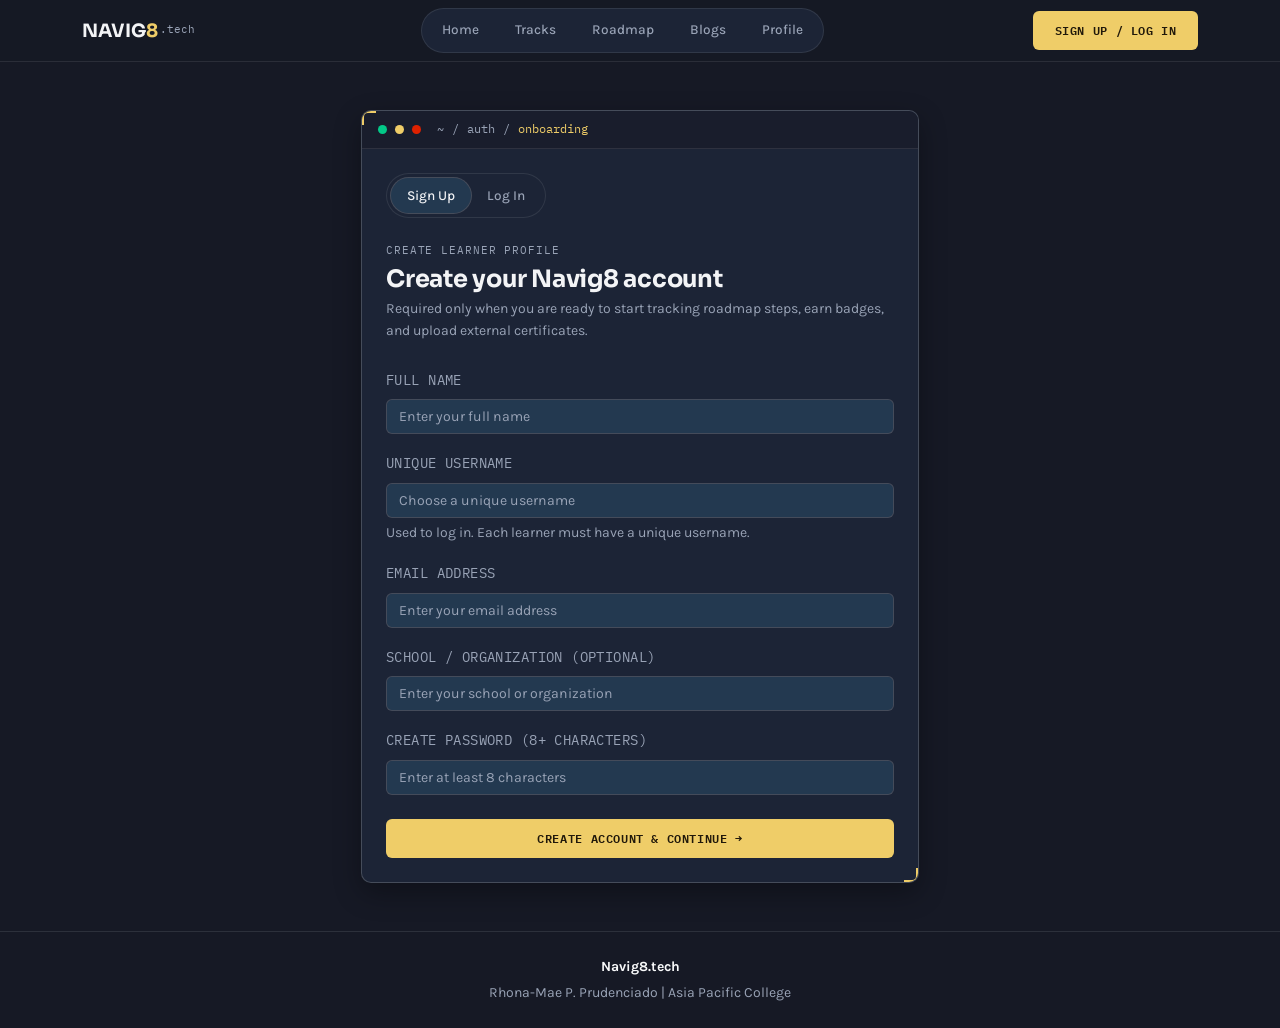
<file: auth.html>
﻿<!--
PROGRAM NAME: auth.html
DESCRIPTION: User sign up and login page built with Bootstrap 5
AUTHOR: Prudenciado, Rhona-Mae
DATE COMPILED: November 11, 2026
-->
<!DOCTYPE html>
<html lang="en">

<head>
  <meta charset="UTF-8">
  <meta name="viewport" content="width=device-width, initial-scale=1.0">
  <title>Navig8 | Sign Up</title>

  <!-- Google Fonts: Sora, Karla, IBM Plex Mono -->
  <link rel="preconnect" href="https://fonts.googleapis.com">
  <link rel="preconnect" href="https://fonts.gstatic.com" crossorigin>
  <link
    href="https://fonts.googleapis.com/css2?family=IBM+Plex+Mono:wght@400;500;600&family=Karla:wght@400;500;600;700&family=Sora:wght@600;700;800&display=swap"
    rel="stylesheet">

  <!-- Bootstrap 5.3 CSS CDN -->
  <link href="https://cdn.jsdelivr.net/npm/bootstrap@5.3.3/dist/css/bootstrap.min.css" rel="stylesheet">

  <!-- Custom Navig8 Dark Mode Stylesheet -->
  <link rel="stylesheet" href="style.css">
</head>

<body>

  <!-- Bootstrap Navbar and Nav Pills -->
  <header class="sticky-top navig8-navbar">
    <nav class="navbar navbar-expand-lg navbar-dark py-2" aria-label="Main Navigation">
      <div class="container">
        <a class="navbar-brand d-flex align-items-center" href="index.html">
          NAVIG<span class="accent-8">8</span><span class="domain-tag">.tech</span>
        </a>

        <!-- Mobile hamburger toggle button -->
        <button class="navbar-toggler" type="button" data-bs-toggle="collapse" data-bs-target="#navig8MainMenu"
          aria-controls="navig8MainMenu" aria-expanded="false" aria-label="Toggle navigation">
          <span class="navbar-toggler-icon"></span>
        </button>

        <!-- Navigation links -->
        <div class="collapse navbar-collapse" id="navig8MainMenu">
          <ul class="nav nav-pills navig8-pills mx-auto my-3 my-lg-0 flex-column flex-lg-row gap-1">
            <li class="nav-item">
              <a class="nav-link" href="index.html">Home</a>
            </li>
            <li class="nav-item">
              <a class="nav-link" href="tracks.html">Tracks</a>
            </li>
            <li class="nav-item">
              <a class="nav-link" href="roadmap.html">Roadmap</a>
            </li>
            <li class="nav-item">
              <a class="nav-link" href="blogs.html">Blogs</a>
            </li>
            <li class="nav-item">
              <a class="nav-link" href="profile.html">Profile</a>
            </li>
          </ul>

          <div class="d-flex align-items-center justify-content-lg-end gap-2 pb-2 pb-lg-0">
            <span id="navUserChip" class="badge rounded-pill badge-free d-none py-2 px-3"></span>
            <a id="navAuthBtn" href="auth.html" class="btn btn-gold w-100 w-lg-auto text-center">Sign Up / Log In</a>
          </div>
        </div>
      </div>
    </nav>
  </header>

  <!-- Main Content Container -->
  <main class="container py-4 py-md-5 flex-grow-1 d-flex align-items-center">
    <div class="row justify-content-center w-100 m-0">
      <div class="col-12 col-md-8 col-lg-6 p-0">

        <section class="card win-card">
          <div class="bracket-tl"></div>
          <div class="bracket-br"></div>

          <div class="card-header d-flex align-items-center gap-2">
            <span class="cdot green"></span><span class="cdot gold"></span><span class="cdot red"></span>
            <nav aria-label="breadcrumb" class="ms-2">
              <ol class="breadcrumb terminal-breadcrumb">
                <li class="breadcrumb-item"><a href="index.html">~</a></li>
                <li class="breadcrumb-item">auth</li>
                <li class="breadcrumb-item active" aria-current="page">onboarding</li>
              </ol>
            </nav>
          </div>

          <div class="card-body p-4">

            <!-- Bootstrap Nav Pills: Sign Up vs Log In -->
            <ul class="nav nav-pills navig8-pills d-inline-flex mb-4" id="authTab" role="tablist">
              <li class="nav-item" role="presentation">
                <button class="nav-link active" id="signup-tab" data-bs-toggle="pill" data-bs-target="#signup-pane"
                  type="button" role="tab" aria-controls="signup-pane" aria-selected="true">
                  Sign Up
                </button>
              </li>
              <li class="nav-item" role="presentation">
                <button class="nav-link" id="login-tab" data-bs-toggle="pill" data-bs-target="#login-pane" type="button"
                  role="tab" aria-controls="login-pane" aria-selected="false">
                  Log In
                </button>
              </li>
            </ul>

            <!-- Bootstrap Alert -->
            <div id="authFeedbackAlert" class="alert navig8-alert small d-none mb-3" role="alert"></div>

            <div class="tab-content" id="authTabContent">

              <!-- Sign Up Form -->
              <div class="tab-pane fade show active" id="signup-pane" role="tabpanel" aria-labelledby="signup-tab"
                tabindex="0">
                <span class="eyebrow">Create Learner Profile</span>
                <h1 class="h4 fw-bold mb-1">Create your Navig8 account</h1>
                <p class="small text-muted-custom mb-4">
                  Required only when you are ready to start tracking roadmap steps, earn badges, and upload external
                  certificates.
                </p>

                <form id="signupForm" class="row g-3">
                  <div class="col-12">
                    <label for="regName" class="form-label font-monospace small text-uppercase text-muted-custom">Full
                      Name</label>
                    <input type="text" id="regName" name="name" class="form-control form-control-navig8"
                      placeholder="Enter your full name" required>
                  </div>

                  <div class="col-12">
                    <label for="regUsername"
                      class="form-label font-monospace small text-uppercase text-muted-custom">Unique Username</label>
                    <input type="text" id="regUsername" name="username" class="form-control form-control-navig8"
                      placeholder="Choose a unique username" pattern="^[a-zA-Z0-9_.\-]{3,24}$"
                      title="3 to 24 characters using letters, numbers, underscores, dots, or hyphens" required>
                    <div class="small text-muted-custom mt-1">Used to log in. Each learner must have a unique username.
                    </div>
                  </div>

                  <div class="col-12">
                    <label for="regEmail" class="form-label font-monospace small text-uppercase text-muted-custom">Email
                      Address</label>
                    <input type="email" id="regEmail" name="email" class="form-control form-control-navig8"
                      placeholder="Enter your email address" required>
                  </div>

                  <div class="col-12">
                    <label for="regSchool"
                      class="form-label font-monospace small text-uppercase text-muted-custom">School / Organization
                      (Optional)</label>
                    <input type="text" id="regSchool" name="school" class="form-control form-control-navig8"
                      placeholder="Enter your school or organization">
                  </div>

                  <div class="col-12">
                    <label for="regPass" class="form-label font-monospace small text-uppercase text-muted-custom">Create
                      Password (8+ characters)</label>
                    <input type="password" id="regPass" class="form-control form-control-navig8" minlength="8"
                      placeholder="Enter at least 8 characters" required>
                  </div>

                  <div class="col-12 pt-2">
                    <button type="submit" class="btn btn-gold w-100">Create Account &amp; Continue &rarr;</button>
                  </div>
                </form>
              </div>

              <!-- Log In Form -->
              <div class="tab-pane fade" id="login-pane" role="tabpanel" aria-labelledby="login-tab" tabindex="0">
                <span class="eyebrow">Returning Learner</span>
                <h2 class="h4 fw-bold mb-1">Sign in to Navig8</h2>
                <p class="small text-muted-custom mb-4">
                  Enter your registered username and password to continue your active career roadmap.
                </p>

                <form id="loginForm" class="row g-3">
                  <div class="col-12">
                    <label for="loginUsername"
                      class="form-label font-monospace small text-uppercase text-muted-custom">Username</label>
                    <input type="text" id="loginUsername" name="username" class="form-control form-control-navig8"
                      placeholder="Enter your username" required>
                  </div>

                  <div class="col-12">
                    <label for="loginPass"
                      class="form-label font-monospace small text-uppercase text-muted-custom">Password</label>
                    <input type="password" id="loginPass" class="form-control form-control-navig8"
                      placeholder="Enter your password" required>
                  </div>

                  <div class="col-12 pt-2">
                    <button type="submit" class="btn btn-gold w-100">Log In &amp; Open Roadmap &rarr;</button>
                  </div>
                </form>
              </div>

            </div>

          </div>
        </section>

      </div>
    </div>
  </main>

  <!-- Footer -->
  <footer class="border-top border-secondary border-opacity-25 py-4 text-center mt-auto">
    <div class="container small text-muted-custom">
      <p class="mb-1 fw-bold text-light">Navig8.tech</p>
      <p class="mb-0">Rhona-Mae P. Prudenciado | Asia Pacific College</p>
    </div>
  </footer>

  <!-- Bootstrap JS Bundle -->
  <script src="https://cdn.jsdelivr.net/npm/bootstrap@5.3.3/dist/js/bootstrap.bundle.min.js"></script>

  <!-- Authentication script -->
  <script>
    const STATE_KEY = "navig8_webprog_v2";

    function loadState() {
      try {
        const raw = localStorage.getItem(STATE_KEY);
        const parsed = raw ? JSON.parse(raw) : {};
        parsed.registeredUsers = parsed.registeredUsers || {};
        parsed.startedTracks = parsed.startedTracks || {};
        parsed.completedSteps = parsed.completedSteps || {};
        parsed.completedDates = parsed.completedDates || {};
        parsed.externalCerts = parsed.externalCerts || [];
        return parsed;
      } catch (e) {
        return {
          user: null,
          registeredUsers: {},
          selectedTrack: null,
          startedTracks: {},
          completedSteps: {},
          completedDates: {},
          externalCerts: []
        };
      }
    }

    function saveState(state) {
      localStorage.setItem(STATE_KEY, JSON.stringify(state));
    }

    function showFeedback(htmlMessage) {
      const box = document.getElementById("authFeedbackAlert");
      box.innerHTML = htmlMessage;
      box.classList.remove("d-none");
    }

    document.addEventListener("DOMContentLoaded", function () {
      const state = loadState();
      const chip = document.getElementById("navUserChip");
      const authBtn = document.getElementById("navAuthBtn");

      if (state.user && state.user.username) {
        chip.textContent = "@" + state.user.username;
        chip.classList.remove("d-none");
        authBtn.textContent = "Log Out";
        authBtn.href = "#";
        authBtn.onclick = function (e) {
          e.preventDefault();
          const current = loadState();
          current.user = null;
          saveState(current);
          window.location.reload();
        };
      }

      const params = new URLSearchParams(window.location.search);
      const redirectParam = params.get("redirect");

      const signupTab = document.getElementById("signup-tab");
      const loginTab = document.getElementById("login-tab");

      if (signupTab) {
        signupTab.addEventListener("shown.bs.tab", function () {
          document.title = "Navig8 | Sign Up";
        });
      }

      if (loginTab) {
        loginTab.addEventListener("shown.bs.tab", function () {
          document.title = "Navig8 | Log In";
        });
      }

      if (params.get("mode") === "login" || params.get("tab") === "login") {
        if (loginTab) {
          bootstrap.Tab.getOrCreateInstance(loginTab).show();
          document.title = "Navig8 | Log In";
        }
      }

      // Sign up submission and username validation
      document.getElementById("signupForm").addEventListener("submit", function (e) {
        e.preventDefault();
        const st = loadState();

        const fullName = document.getElementById("regName").value.trim();
        const rawUsername = document.getElementById("regUsername").value.trim().replace(/^@+/, "");
        const usernameKey = rawUsername.toLowerCase();
        const email = document.getElementById("regEmail").value.trim();
        const school = document.getElementById("regSchool").value.trim();
        const password = document.getElementById("regPass").value;

        if (!fullName || !rawUsername || !email || !password) {
          showFeedback("Please complete all required fields to create your account.");
          return;
        }

        if (st.registeredUsers[usernameKey]) {
          showFeedback(
            'The username <strong class="text-gold">@' +
            rawUsername +
            '</strong> is already taken. Please choose a different unique username.'
          );
          return;
        }

        const newUser = {
          name: fullName,
          username: rawUsername,
          email: email,
          school: school || "",
          background: "",
          password: password,
          selectedTrack: null,
          isPublic: true
        };

        st.registeredUsers[usernameKey] = newUser;
        st.user = newUser;
        st.selectedTrack = null; // Start with no active track

        saveState(st);

        if (redirectParam === "roadmap") {
          window.location.href = "roadmap.html";
        } else {
          window.location.href = "tracks.html";
        }
      });

      // Log in submission
      document.getElementById("loginForm").addEventListener("submit", function (e) {
        e.preventDefault();
        const st = loadState();

        const rawUsername = document.getElementById("loginUsername").value.trim().replace(/^@+/, "");
        const usernameKey = rawUsername.toLowerCase();
        const password = document.getElementById("loginPass").value;

        if (!rawUsername || !password) {
          showFeedback("Please enter both your username and password.");
          return;
        }

        const existingUser = st.registeredUsers[usernameKey];
        if (!existingUser) {
          showFeedback(
            'No account found with username <strong class="text-gold">@' +
            rawUsername +
            '</strong>. Please create an account under Sign Up first.'
          );
          return;
        }

        if (existingUser.password && existingUser.password !== password) {
          showFeedback(
            'Incorrect password for <strong class="text-gold">@' +
            rawUsername +
            '</strong>. Please try again.'
          );
          return;
        }

        st.user = existingUser;
        st.selectedTrack = existingUser.selectedTrack || null;
        if (st.selectedTrack) {
          st.startedTracks[st.selectedTrack] = true;
        }
        saveState(st);

        if (redirectParam === "roadmap" || st.selectedTrack) {
          window.location.href = "roadmap.html";
        } else {
          window.location.href = "tracks.html";
        }
      });
    });
  </script>
</body>

</html>
</file>
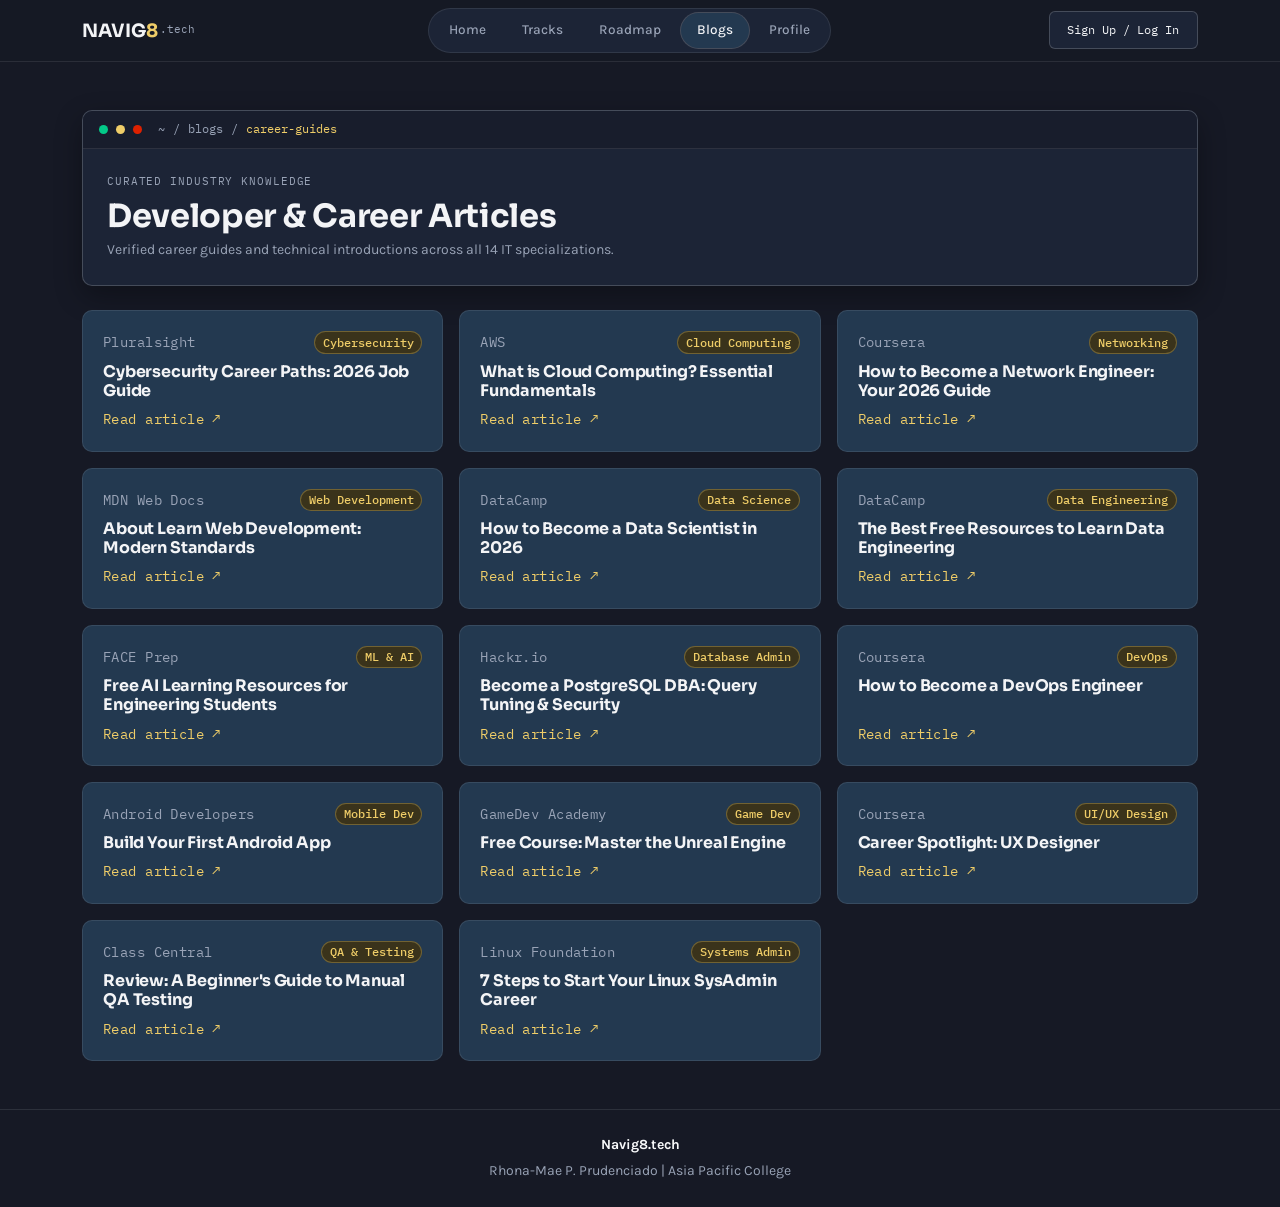
<file: blogs.html>
﻿<!--
PROGRAM NAME: blogs.html
DESCRIPTION: Tech career articles and industry guides built with Bootstrap 5
AUTHOR: Prudenciado, Rhona-Mae
DATE COMPILED: November 11, 2026
-->
<!DOCTYPE html>
<html lang="en">

<head>
  <meta charset="UTF-8">
  <meta name="viewport" content="width=device-width, initial-scale=1.0">
  <title>Navig8 | Blogs</title>

  <!-- Google Fonts: Sora, Karla, IBM Plex Mono -->
  <link rel="preconnect" href="https://fonts.googleapis.com">
  <link rel="preconnect" href="https://fonts.gstatic.com" crossorigin>
  <link
    href="https://fonts.googleapis.com/css2?family=IBM+Plex+Mono:wght@400;500;600&family=Karla:wght@400;500;600;700&family=Sora:wght@600;700;800&display=swap"
    rel="stylesheet">

  <!-- Bootstrap 5.3 CSS CDN -->
  <link href="https://cdn.jsdelivr.net/npm/bootstrap@5.3.3/dist/css/bootstrap.min.css" rel="stylesheet">

  <!-- Custom Navig8 Dark Mode Stylesheet -->
  <link rel="stylesheet" href="style.css">
</head>

<body>

  <!-- Bootstrap Navbar and Nav Pills -->
  <header class="sticky-top navig8-navbar">
    <nav class="navbar navbar-expand-lg navbar-dark py-2" aria-label="Main Navigation">
      <div class="container">
        <a class="navbar-brand d-flex align-items-center" href="index.html">
          NAVIG<span class="accent-8">8</span><span class="domain-tag">.tech</span>
        </a>

        <!-- Mobile hamburger toggle button -->
        <button class="navbar-toggler" type="button" data-bs-toggle="collapse" data-bs-target="#navig8MainMenu"
          aria-controls="navig8MainMenu" aria-expanded="false" aria-label="Toggle navigation">
          <span class="navbar-toggler-icon"></span>
        </button>

        <!-- Navigation links -->
        <div class="collapse navbar-collapse" id="navig8MainMenu">
          <ul class="nav nav-pills navig8-pills mx-auto my-3 my-lg-0 flex-column flex-lg-row gap-1">
            <li class="nav-item">
              <a class="nav-link" href="index.html">Home</a>
            </li>
            <li class="nav-item">
              <a class="nav-link" href="tracks.html">Tracks</a>
            </li>
            <li class="nav-item">
              <a class="nav-link" href="roadmap.html">Roadmap</a>
            </li>
            <li class="nav-item">
              <a class="nav-link active" aria-current="page" href="blogs.html">Blogs</a>
            </li>
            <li class="nav-item">
              <a class="nav-link" href="profile.html">Profile</a>
            </li>
          </ul>

          <div class="d-flex align-items-center justify-content-lg-end gap-2 pb-2 pb-lg-0">
            <span id="navUserChip" class="badge rounded-pill badge-free d-none py-2 px-3"></span>
            <a id="navAuthBtn" href="auth.html" class="btn btn-outline-navig8 w-100 w-lg-auto text-center">Sign Up / Log
              In</a>
          </div>
        </div>
      </div>
    </nav>
  </header>

  <!-- Main Content Container -->
  <main class="container py-4 py-md-5 flex-grow-1">

    <!-- Header Card -->
    <section class="card win-card mb-4">
      <div class="card-header d-flex align-items-center gap-2">
        <span class="cdot green"></span><span class="cdot gold"></span><span class="cdot red"></span>
        <nav aria-label="breadcrumb" class="ms-2">
          <ol class="breadcrumb terminal-breadcrumb">
            <li class="breadcrumb-item"><a href="index.html">~</a></li>
            <li class="breadcrumb-item">blogs</li>
            <li class="breadcrumb-item active" aria-current="page">career-guides</li>
          </ol>
        </nav>
      </div>
      <div class="card-body p-4">
        <span class="eyebrow">Curated Industry Knowledge</span>
        <h1 class="h2 fw-bold mb-1">Developer &amp; Career Articles</h1>
        <p class="text-muted-custom small mb-0">
          Verified career guides and technical introductions across all 14 IT specializations.
        </p>
      </div>
    </section>

    <!-- Bootstrap Cards Grid -->
    <section class="row row-cols-1 row-cols-md-2 row-cols-lg-3 g-3">

      <!-- 1 -->
      <div class="col">
        <a href="https://pluralsight.com/resources/blog/cybersecurity/cybersecurity-career-guide-2025" target="_blank"
          rel="noopener noreferrer" class="card track-card h-100 text-decoration-none p-3">
          <div class="card-body d-flex flex-column p-1">
            <div class="d-flex justify-content-between align-items-center mb-2">
              <span class="font-monospace small text-muted-custom">Pluralsight</span>
              <span class="badge rounded-pill badge-gold">Cybersecurity</span>
            </div>
            <h2 class="h6 fw-bold mb-2">Cybersecurity Career Paths: 2026 Job Guide</h2>
            <span class="font-monospace small text-gold mt-auto">Read article ↗</span>
          </div>
        </a>
      </div>

      <!-- 2 -->
      <div class="col">
        <a href="https://aws.amazon.com/what-is-cloud-computing/" target="_blank" rel="noopener noreferrer"
          class="card track-card h-100 text-decoration-none p-3">
          <div class="card-body d-flex flex-column p-1">
            <div class="d-flex justify-content-between align-items-center mb-2">
              <span class="font-monospace small text-muted-custom">AWS</span>
              <span class="badge rounded-pill badge-gold">Cloud Computing</span>
            </div>
            <h2 class="h6 fw-bold mb-2">What is Cloud Computing? Essential Fundamentals</h2>
            <span class="font-monospace small text-gold mt-auto">Read article ↗</span>
          </div>
        </a>
      </div>

      <!-- 3 -->
      <div class="col">
        <a href="https://www.coursera.org/articles/how-to-become-a-network-engineer" target="_blank"
          rel="noopener noreferrer" class="card track-card h-100 text-decoration-none p-3">
          <div class="card-body d-flex flex-column p-1">
            <div class="d-flex justify-content-between align-items-center mb-2">
              <span class="font-monospace small text-muted-custom">Coursera</span>
              <span class="badge rounded-pill badge-gold">Networking</span>
            </div>
            <h2 class="h6 fw-bold mb-2">How to Become a Network Engineer: Your 2026 Guide</h2>
            <span class="font-monospace small text-gold mt-auto">Read article ↗</span>
          </div>
        </a>
      </div>

      <!-- 4 -->
      <div class="col">
        <a href="https://developer.mozilla.org/en-US/docs/Learn_web_development/About" target="_blank"
          rel="noopener noreferrer" class="card track-card h-100 text-decoration-none p-3">
          <div class="card-body d-flex flex-column p-1">
            <div class="d-flex justify-content-between align-items-center mb-2">
              <span class="font-monospace small text-muted-custom">MDN Web Docs</span>
              <span class="badge rounded-pill badge-gold">Web Development</span>
            </div>
            <h2 class="h6 fw-bold mb-2">About Learn Web Development: Modern Standards</h2>
            <span class="font-monospace small text-gold mt-auto">Read article ↗</span>
          </div>
        </a>
      </div>

      <!-- 5 -->
      <div class="col">
        <a href="https://www.datacamp.com/tutorial/how-to-become-a-data-scientist" target="_blank"
          rel="noopener noreferrer" class="card track-card h-100 text-decoration-none p-3">
          <div class="card-body d-flex flex-column p-1">
            <div class="d-flex justify-content-between align-items-center mb-2">
              <span class="font-monospace small text-muted-custom">DataCamp</span>
              <span class="badge rounded-pill badge-gold">Data Science</span>
            </div>
            <h2 class="h6 fw-bold mb-2">How to Become a Data Scientist in 2026</h2>
            <span class="font-monospace small text-gold mt-auto">Read article ↗</span>
          </div>
        </a>
      </div>

      <!-- 6 -->
      <div class="col">
        <a href="https://www.datacamp.com/blog/top-free-data-engineering-resources" target="_blank"
          rel="noopener noreferrer" class="card track-card h-100 text-decoration-none p-3">
          <div class="card-body d-flex flex-column p-1">
            <div class="d-flex justify-content-between align-items-center mb-2">
              <span class="font-monospace small text-muted-custom">DataCamp</span>
              <span class="badge rounded-pill badge-gold">Data Engineering</span>
            </div>
            <h2 class="h6 fw-bold mb-2">The Best Free Resources to Learn Data Engineering</h2>
            <span class="font-monospace small text-gold mt-auto">Read article ↗</span>
          </div>
        </a>
      </div>

      <!-- 7 -->
      <div class="col">
        <a href="https://faceprep.in/article/free-ai-learning-resources-for-indian-engineering-students-2026/"
          target="_blank" rel="noopener noreferrer" class="card track-card h-100 text-decoration-none p-3">
          <div class="card-body d-flex flex-column p-1">
            <div class="d-flex justify-content-between align-items-center mb-2">
              <span class="font-monospace small text-muted-custom">FACE Prep</span>
              <span class="badge rounded-pill badge-gold">ML &amp; AI</span>
            </div>
            <h2 class="h6 fw-bold mb-2">Free AI Learning Resources for Engineering Students</h2>
            <span class="font-monospace small text-gold mt-auto">Read article ↗</span>
          </div>
        </a>
      </div>

      <!-- 8 -->
      <div class="col">
        <a href="https://hackr.io/tutorial/become-a-postgresql-dba" target="_blank" rel="noopener noreferrer"
          class="card track-card h-100 text-decoration-none p-3">
          <div class="card-body d-flex flex-column p-1">
            <div class="d-flex justify-content-between align-items-center mb-2">
              <span class="font-monospace small text-muted-custom">Hackr.io</span>
              <span class="badge rounded-pill badge-gold">Database Admin</span>
            </div>
            <h2 class="h6 fw-bold mb-2">Become a PostgreSQL DBA: Query Tuning &amp; Security</h2>
            <span class="font-monospace small text-gold mt-auto">Read article ↗</span>
          </div>
        </a>
      </div>

      <!-- 9 -->
      <div class="col">
        <a href="https://www.coursera.org/articles/how-to-become-a-devops-engineer" target="_blank"
          rel="noopener noreferrer" class="card track-card h-100 text-decoration-none p-3">
          <div class="card-body d-flex flex-column p-1">
            <div class="d-flex justify-content-between align-items-center mb-2">
              <span class="font-monospace small text-muted-custom">Coursera</span>
              <span class="badge rounded-pill badge-gold">DevOps</span>
            </div>
            <h2 class="h6 fw-bold mb-2">How to Become a DevOps Engineer</h2>
            <span class="font-monospace small text-gold mt-auto">Read article ↗</span>
          </div>
        </a>
      </div>

      <!-- 10 -->
      <div class="col">
        <a href="https://developer.android.com/get-started/overview" target="_blank" rel="noopener noreferrer"
          class="card track-card h-100 text-decoration-none p-3">
          <div class="card-body d-flex flex-column p-1">
            <div class="d-flex justify-content-between align-items-center mb-2">
              <span class="font-monospace small text-muted-custom">Android Developers</span>
              <span class="badge rounded-pill badge-gold">Mobile Dev</span>
            </div>
            <h2 class="h6 fw-bold mb-2">Build Your First Android App</h2>
            <span class="font-monospace small text-gold mt-auto">Read article ↗</span>
          </div>
        </a>
      </div>

      <!-- 11 -->
      <div class="col">
        <a href="https://gamedevacademy.org/unreal-engine-complete-course/" target="_blank" rel="noopener noreferrer"
          class="card track-card h-100 text-decoration-none p-3">
          <div class="card-body d-flex flex-column p-1">
            <div class="d-flex justify-content-between align-items-center mb-2">
              <span class="font-monospace small text-muted-custom">GameDev Academy</span>
              <span class="badge rounded-pill badge-gold">Game Dev</span>
            </div>
            <h2 class="h6 fw-bold mb-2">Free Course: Master the Unreal Engine</h2>
            <span class="font-monospace small text-gold mt-auto">Read article ↗</span>
          </div>
        </a>
      </div>

      <!-- 12 -->
      <div class="col">
        <a href="https://www.coursera.org/articles/ux-designer-video" target="_blank" rel="noopener noreferrer"
          class="card track-card h-100 text-decoration-none p-3">
          <div class="card-body d-flex flex-column p-1">
            <div class="d-flex justify-content-between align-items-center mb-2">
              <span class="font-monospace small text-muted-custom">Coursera</span>
              <span class="badge rounded-pill badge-gold">UI/UX Design</span>
            </div>
            <h2 class="h6 fw-bold mb-2">Career Spotlight: UX Designer</h2>
            <span class="font-monospace small text-gold mt-auto">Read article ↗</span>
          </div>
        </a>
      </div>

      <!-- 13 -->
      <div class="col">
        <a href="https://classcentral.com/report/?p=86810" target="_blank" rel="noopener noreferrer"
          class="card track-card h-100 text-decoration-none p-3">
          <div class="card-body d-flex flex-column p-1">
            <div class="d-flex justify-content-between align-items-center mb-2">
              <span class="font-monospace small text-muted-custom">Class Central</span>
              <span class="badge rounded-pill badge-gold">QA &amp; Testing</span>
            </div>
            <h2 class="h6 fw-bold mb-2">Review: A Beginner's Guide to Manual QA Testing</h2>
            <span class="font-monospace small text-gold mt-auto">Read article ↗</span>
          </div>
        </a>
      </div>

      <!-- 14 -->
      <div class="col">
        <a href="https://www.linuxfoundation.org/blog/7-steps-to-start-your-linux-sysadmin-career-2" target="_blank"
          rel="noopener noreferrer" class="card track-card h-100 text-decoration-none p-3">
          <div class="card-body d-flex flex-column p-1">
            <div class="d-flex justify-content-between align-items-center mb-2">
              <span class="font-monospace small text-muted-custom">Linux Foundation</span>
              <span class="badge rounded-pill badge-gold">Systems Admin</span>
            </div>
            <h2 class="h6 fw-bold mb-2">7 Steps to Start Your Linux SysAdmin Career</h2>
            <span class="font-monospace small text-gold mt-auto">Read article ↗</span>
          </div>
        </a>
      </div>

    </section>

  </main>

  <!-- Footer -->
  <footer class="border-top border-secondary border-opacity-25 py-4 text-center mt-auto">
    <div class="container small text-muted-custom">
      <p class="mb-1 fw-bold text-light">Navig8.tech</p>
      <p class="mb-0">Rhona-Mae P. Prudenciado | Asia Pacific College</p>
    </div>
  </footer>

  <!-- Bootstrap JS Bundle -->
  <script src="https://cdn.jsdelivr.net/npm/bootstrap@5.3.3/dist/js/bootstrap.bundle.min.js"></script>
  <script>
    const STATE_KEY = "navig8_webprog_v2";
    document.addEventListener("DOMContentLoaded", function () {
      try {
        const state = JSON.parse(localStorage.getItem(STATE_KEY) || "{}");
        const chip = document.getElementById("navUserChip");
        const authBtn = document.getElementById("navAuthBtn");
        if (state.user && state.user.username) {
          chip.textContent = "@" + state.user.username;
          chip.classList.remove("d-none");
          authBtn.textContent = "Log Out";
          authBtn.href = "#";
          authBtn.onclick = function (e) {
            e.preventDefault();
            state.user = null;
            localStorage.setItem(STATE_KEY, JSON.stringify(state));
            window.location.reload();
          };
        }
      } catch (e) { }
    });
  </script>
</body>

</html>
</file>
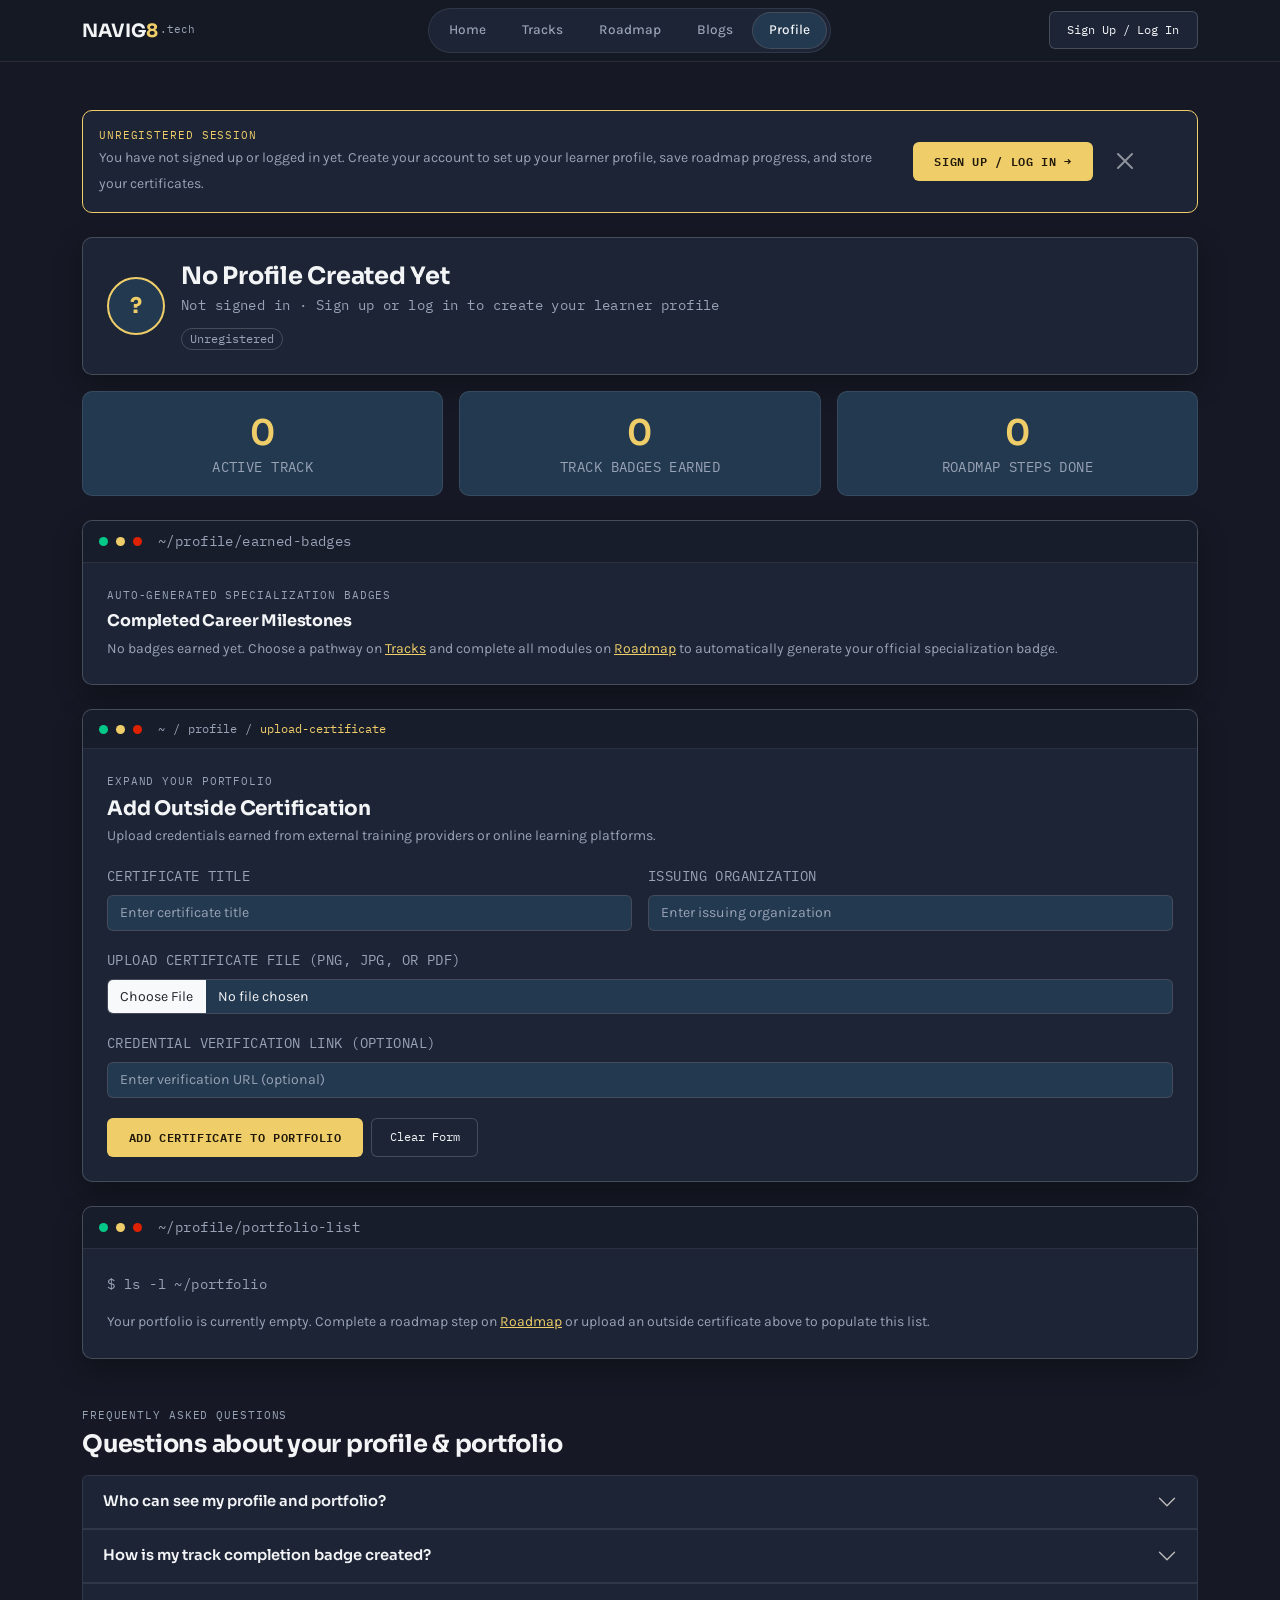
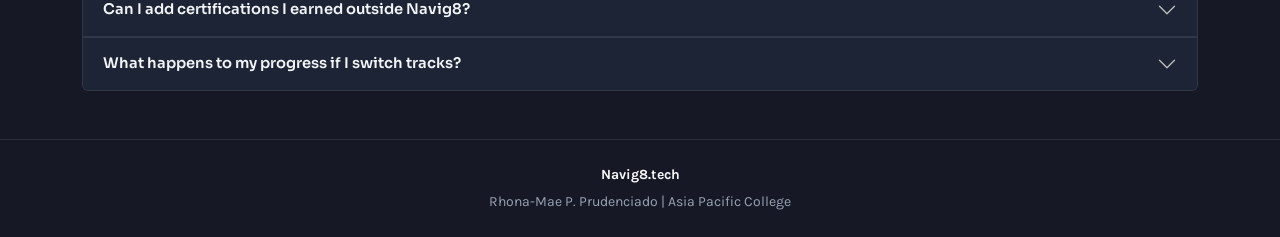
<file: profile.html>
﻿<!--
PROGRAM NAME: profile.html
DESCRIPTION: Student profile, certificate portfolio, and badge locker built with Bootstrap 5
AUTHOR: Prudenciado, Rhona-Mae
DATE COMPILED: November 11, 2026
-->
<!DOCTYPE html>
<html lang="en">

<head>
  <meta charset="UTF-8">
  <meta name="viewport" content="width=device-width, initial-scale=1.0">
  <title>Navig8 | Profile</title>

  <!-- Google Fonts: Sora, Karla, IBM Plex Mono -->
  <link rel="preconnect" href="https://fonts.googleapis.com">
  <link rel="preconnect" href="https://fonts.gstatic.com" crossorigin>
  <link
    href="https://fonts.googleapis.com/css2?family=IBM+Plex+Mono:wght@400;500;600&family=Karla:wght@400;500;600;700&family=Sora:wght@600;700;800&display=swap"
    rel="stylesheet">

  <!-- Bootstrap 5.3 CSS CDN -->
  <link href="https://cdn.jsdelivr.net/npm/bootstrap@5.3.3/dist/css/bootstrap.min.css" rel="stylesheet">

  <!-- Custom Navig8 Dark Mode Stylesheet -->
  <link rel="stylesheet" href="style.css">
</head>

<body>

  <!-- Bootstrap Navbar and Nav Pills -->
  <header class="sticky-top navig8-navbar">
    <nav class="navbar navbar-expand-lg navbar-dark py-2" aria-label="Main Navigation">
      <div class="container">
        <a class="navbar-brand d-flex align-items-center" href="index.html">
          NAVIG<span class="accent-8">8</span><span class="domain-tag">.tech</span>
        </a>

        <!-- Mobile hamburger toggle button -->
        <button class="navbar-toggler" type="button" data-bs-toggle="collapse" data-bs-target="#navig8MainMenu"
          aria-controls="navig8MainMenu" aria-expanded="false" aria-label="Toggle navigation">
          <span class="navbar-toggler-icon"></span>
        </button>

        <!-- Navigation links -->
        <div class="collapse navbar-collapse" id="navig8MainMenu">
          <ul class="nav nav-pills navig8-pills mx-auto my-3 my-lg-0 flex-column flex-lg-row gap-1">
            <li class="nav-item">
              <a class="nav-link" href="index.html">Home</a>
            </li>
            <li class="nav-item">
              <a class="nav-link" href="tracks.html">Tracks</a>
            </li>
            <li class="nav-item">
              <a class="nav-link" href="roadmap.html">Roadmap</a>
            </li>
            <li class="nav-item">
              <a class="nav-link" href="blogs.html">Blogs</a>
            </li>
            <li class="nav-item">
              <a class="nav-link active" aria-current="page" href="profile.html">Profile</a>
            </li>
          </ul>

          <div class="d-flex align-items-center justify-content-lg-end gap-2 pb-2 pb-lg-0">
            <span id="navUserChip" class="badge rounded-pill badge-free d-none py-2 px-3"></span>
            <a id="navAuthBtn" href="auth.html" class="btn btn-outline-navig8 w-100 w-lg-auto text-center">Sign Up / Log
              In</a>
          </div>
        </div>
      </div>
    </nav>
  </header>

  <!-- Main Content Container -->
  <main class="container py-4 py-md-5 flex-grow-1">

    <!-- Bootstrap Alert -->
    <div id="guestAlertBanner"
      class="alert navig8-alert alert-dismissible fade show d-flex flex-column flex-md-row justify-content-between align-items-md-center gap-3 mb-4"
      role="alert">
      <div>
        <span class="eyebrow text-gold mb-0">Unregistered Session</span>
        <span class="small text-muted-custom">You have not signed up or logged in yet. Create your account to set up
          your learner profile, save roadmap progress, and store your certificates.</span>
      </div>
      <div class="d-flex align-items-center gap-2">
        <a href="auth.html" class="btn btn-gold btn-sm text-nowrap">Sign Up / Log In &rarr;</a>
        <button type="button" class="btn-close btn-close-white position-static" data-bs-dismiss="alert"
          aria-label="Close"></button>
      </div>
    </div>

    <!-- Profile Header -->
    <section class="card win-card mb-3">
      <div class="card-body p-4 d-flex flex-column flex-sm-row justify-content-between align-items-sm-center gap-3">
        <div class="d-flex align-items-center gap-3">
          <div class="avatar-circle" id="profileAvatarCircle">?</div>
          <div>
            <h1 class="h4 fw-bold mb-1" id="profileFullName">No Profile Created Yet</h1>
            <p class="font-monospace small text-muted-custom mb-2" id="profileMetaLine">Not signed in &middot; Sign up
              to create your learner profile</p>
            <span class="badge rounded-pill badge-outline" id="profileVisibilityBadge">Unregistered</span>
          </div>
        </div>

        <!-- Bootstrap Collapse Button: Edit Profile -->
        <button id="editProfileToggleBtn" class="btn btn-outline-navig8 align-self-start align-self-sm-center d-none"
          type="button" data-bs-toggle="collapse" data-bs-target="#editProfileCollapse" aria-expanded="false"
          aria-controls="editProfileCollapse">
          Edit Profile
        </button>
      </div>
    </section>

    <!-- Bootstrap Collapse: Edit Profile Form -->
    <div class="collapse mb-4" id="editProfileCollapse">
      <div class="card win-card">
        <div class="card-header d-flex align-items-center gap-2">
          <span class="cdot green"></span><span class="cdot gold"></span><span class="cdot red"></span>
          <span class="font-monospace small text-muted-custom ms-2">~/profile/edit</span>
        </div>
        <div class="card-body p-4">
          <form id="editProfileForm" class="row g-3">
            <div class="col-12 col-md-6">
              <label for="epName" class="form-label font-monospace small text-uppercase text-muted-custom">Full
                Name</label>
              <input type="text" id="epName" class="form-control form-control-navig8" placeholder="Enter your full name"
                required>
            </div>
            <div class="col-12 col-md-6">
              <label for="epSchool" class="form-label font-monospace small text-uppercase text-muted-custom">School /
                Organization (Optional)</label>
              <input type="text" id="epSchool" class="form-control form-control-navig8"
                placeholder="Enter school, company, or Self-Taught">
            </div>
            <div class="col-12 col-md-6">
              <label for="epBackground" class="form-label font-monospace small text-uppercase text-muted-custom">Course
                / Degree Program (Optional)</label>
              <input type="text" id="epBackground" class="form-control form-control-navig8"
                placeholder="Enter your course or degree program (optional)">
              <div class="small text-muted-custom mt-1">Optional. Leave blank or enter your degree program (e.g. 2nd
                Year BSIT).</div>
            </div>
            <div class="col-12 col-md-6 d-flex align-items-end">
              <div class="form-check mb-2">
                <input class="form-check-input" type="checkbox" id="epPublic" checked>
                <label class="form-check-label small text-light" for="epPublic">
                  Make my portfolio public to employers
                </label>
              </div>
            </div>
            <div class="col-12">
              <button type="submit" class="btn btn-gold">Save Profile Changes</button>
            </div>
          </form>
        </div>
      </div>
    </div>

    <!-- Learner Metric Cards -->
    <section class="row g-3 mb-4" aria-label="Learner Statistics">
      <div class="col-12 col-md-4">
        <div class="card track-card text-center p-3" style="cursor: default;">
          <span class="display-6 fw-bold text-gold" id="statActiveTrack">0</span>
          <span class="font-monospace small text-uppercase text-muted-custom" id="statActiveTrackLabel">Active
            Track</span>
        </div>
      </div>
      <div class="col-12 col-md-4">
        <div class="card track-card text-center p-3" style="cursor: default;">
          <span class="display-6 fw-bold text-gold" id="statEarnedBadges">0</span>
          <span class="font-monospace small text-uppercase text-muted-custom">Track Badges Earned</span>
        </div>
      </div>
      <div class="col-12 col-md-4">
        <div class="card track-card text-center p-3" style="cursor: default;">
          <span class="display-6 fw-bold text-gold" id="statStepsDone">0</span>
          <span class="font-monospace small text-uppercase text-muted-custom">Roadmap Steps Done</span>
        </div>
      </div>
    </section>

    <!-- Track Badges -->
    <section class="card win-card mb-4">
      <div class="card-header d-flex align-items-center gap-2">
        <span class="cdot green"></span><span class="cdot gold"></span><span class="cdot red"></span>
        <span class="font-monospace small text-muted-custom ms-2">~/profile/earned-badges</span>
      </div>
      <div class="card-body p-4">
        <span class="eyebrow">Auto-Generated Specialization Badges</span>
        <h2 class="h6 fw-bold mb-2">Completed Career Milestones</h2>
        <div id="earnedBadgesContainer">
          <p class="small text-muted-custom mb-0">
            No badges earned yet. Choose a pathway on <a href="tracks.html" class="text-gold">Tracks</a> and complete
            all modules on <a href="roadmap.html" class="text-gold">Roadmap</a> to automatically generate your official
            specialization badge.
          </p>
        </div>
      </div>
    </section>

    <!-- Certificate Upload Form -->
    <section class="card win-card mb-4">
      <div class="card-header d-flex align-items-center gap-2">
        <span class="cdot green"></span><span class="cdot gold"></span><span class="cdot red"></span>
        <nav aria-label="breadcrumb" class="ms-2">
          <ol class="breadcrumb terminal-breadcrumb">
            <li class="breadcrumb-item"><a href="index.html">~</a></li>
            <li class="breadcrumb-item">profile</li>
            <li class="breadcrumb-item active" aria-current="page">upload-certificate</li>
          </ol>
        </nav>
      </div>
      <div class="card-body p-4">
        <span class="eyebrow">Expand Your Portfolio</span>
        <h2 class="h5 fw-bold mb-1">Add Outside Certification</h2>
        <p class="small text-muted-custom mb-3">
          Upload credentials earned from external training providers or online learning platforms.
        </p>

        <div id="certUploadSuccessAlert" class="alert navig8-alert d-none small mb-3" role="alert"></div>

        <form id="certUploadForm" class="row g-3">
          <div class="col-12 col-md-6">
            <label for="certTitle" class="form-label font-monospace small text-uppercase text-muted-custom">Certificate
              Title</label>
            <input type="text" id="certTitle" class="form-control form-control-navig8"
              placeholder="Enter certificate title" required>
          </div>

          <div class="col-12 col-md-6">
            <label for="certIssuer" class="form-label font-monospace small text-uppercase text-muted-custom">Issuing
              Organization</label>
            <input type="text" id="certIssuer" class="form-control form-control-navig8"
              placeholder="Enter issuing organization" required>
          </div>

          <div class="col-12">
            <label for="certFile" class="form-label font-monospace small text-uppercase text-muted-custom">Upload
              Certificate File (PNG, JPG, or PDF)</label>
            <input type="file" id="certFile" class="form-control form-control-navig8" accept=".png,.jpg,.jpeg,.pdf">
          </div>

          <div class="col-12">
            <label for="certLink" class="form-label font-monospace small text-uppercase text-muted-custom">Credential
              Verification Link (Optional)</label>
            <input type="url" id="certLink" class="form-control form-control-navig8"
              placeholder="Enter verification URL (optional)">
          </div>

          <div class="col-12 d-flex flex-wrap gap-2 pt-1">
            <button type="submit" class="btn btn-gold">
              Add Certificate to Portfolio
            </button>
            <button type="reset" class="btn btn-outline-navig8">Clear Form</button>
          </div>
        </form>
      </div>
    </section>

    <!-- Bootstrap List Group: Certificate Portfolio -->
    <section class="card win-card mb-5">
      <div class="card-header d-flex align-items-center gap-2">
        <span class="cdot green"></span><span class="cdot gold"></span><span class="cdot red"></span>
        <span class="font-monospace small text-muted-custom ms-2">~/profile/portfolio-list</span>
      </div>
      <div class="card-body p-4">
        <div class="font-monospace small text-muted-custom mb-3">$ ls -l ~/portfolio</div>
        <div id="portfolioListContainer">
          <p class="small text-muted-custom mb-0">
            Your portfolio is currently empty. Complete a roadmap step on <a href="roadmap.html"
              class="text-gold">Roadmap</a> or upload an outside certificate above to populate this list.
          </p>
        </div>
      </div>
    </section>

    <!-- Bootstrap Accordion -->
    <section aria-label="Profile Frequently Asked Questions">
      <span class="eyebrow">Frequently Asked Questions</span>
      <h2 class="h4 fw-bold mb-3">Questions about your profile &amp; portfolio</h2>

      <div class="accordion navig8-accordion" id="profileFaqAccordion">
        <div class="accordion-item">
          <h3 class="accordion-header" id="pFaq1">
            <button class="accordion-button collapsed" type="button" data-bs-toggle="collapse"
              data-bs-target="#pFaqCollapse1" aria-expanded="false" aria-controls="pFaqCollapse1">
              Who can see my profile and portfolio?
            </button>
          </h3>
          <div id="pFaqCollapse1" class="accordion-collapse collapse" aria-labelledby="pFaq1"
            data-bs-parent="#profileFaqAccordion">
            <div class="accordion-body">
              Anyone, if you set your profile to public. Otherwise it stays private to you.
            </div>
          </div>
        </div>

        <div class="accordion-item">
          <h3 class="accordion-header" id="pFaq2">
            <button class="accordion-button collapsed" type="button" data-bs-toggle="collapse"
              data-bs-target="#pFaqCollapse2" aria-expanded="false" aria-controls="pFaqCollapse2">
              How is my track completion badge created?
            </button>
          </h3>
          <div id="pFaqCollapse2" class="accordion-collapse collapse" aria-labelledby="pFaq2"
            data-bs-parent="#profileFaqAccordion">
            <div class="accordion-body">
              As soon as you finish 100% of the steps in your active track, Navig8 automatically generates a verifiable
              vector badge containing your name, username, and specialization title.
            </div>
          </div>
        </div>

        <div class="accordion-item">
          <h3 class="accordion-header" id="pFaq3">
            <button class="accordion-button collapsed" type="button" data-bs-toggle="collapse"
              data-bs-target="#pFaqCollapse3" aria-expanded="false" aria-controls="pFaqCollapse3">
              Can I add certifications I earned outside Navig8?
            </button>
          </h3>
          <div id="pFaqCollapse3" class="accordion-collapse collapse" aria-labelledby="pFaq3"
            data-bs-parent="#profileFaqAccordion">
            <div class="accordion-body">
              Yes, simply upload your certificate file and verification link in the form above, and it will appear in
              your portfolio list immediately.
            </div>
          </div>
        </div>

        <div class="accordion-item">
          <h3 class="accordion-header" id="pFaq4">
            <button class="accordion-button collapsed" type="button" data-bs-toggle="collapse"
              data-bs-target="#pFaqCollapse4" aria-expanded="false" aria-controls="pFaqCollapse4">
              What happens to my progress if I switch tracks?
            </button>
          </h3>
          <div id="pFaqCollapse4" class="accordion-collapse collapse" aria-labelledby="pFaq4"
            data-bs-parent="#profileFaqAccordion">
            <div class="accordion-body">
              It stays saved; switching tracks does not erase any steps or badges you have already completed.
            </div>
          </div>
        </div>
      </div>
    </section>

  </main>

  <!-- Bootstrap Modal: Certificate Preview -->
  <div class="modal fade navig8-modal" id="certPreviewModal" tabindex="-1" aria-labelledby="certPreviewModalLabel"
    aria-hidden="true">
    <div class="modal-dialog modal-lg modal-dialog-centered modal-dialog-scrollable">
      <div class="modal-content">
        <div class="modal-header">
          <div>
            <span class="eyebrow text-emerald mb-0">Verified Portfolio Credential</span>
            <h2 class="modal-title h5 fw-bold" id="certPreviewModalLabel">Certificate Preview</h2>
          </div>
          <button type="button" class="btn-close btn-close-white" data-bs-dismiss="modal" aria-label="Close"></button>
        </div>
        <div class="modal-body text-center p-3 p-md-4" id="certPreviewModalBody">
          <img src="DUMMY CERTIFICATE.png" alt="Certificate Preview"
            class="img-fluid rounded-3 border border-secondary shadow-sm">
        </div>
        <div class="modal-footer justify-content-between">
          <span class="font-monospace small text-muted-custom" id="certPreviewModalMeta">Uploaded Credential</span>
          <button type="button" class="btn btn-gold" data-bs-dismiss="modal">Close</button>
        </div>
      </div>
    </div>
  </div>

  <!-- Bootstrap Modal: Delete Certificate -->
  <div class="modal fade navig8-modal" id="deleteCertModal" tabindex="-1" aria-labelledby="deleteCertModalLabel"
    aria-hidden="true">
    <div class="modal-dialog modal-dialog-centered">
      <div class="modal-content border-danger border-opacity-50">
        <div class="modal-header">
          <div>
            <span class="eyebrow text-danger mb-0">Delete Credential</span>
            <h2 class="modal-title h5 fw-bold" id="deleteCertModalLabel">Delete Certificate?</h2>
          </div>
          <button type="button" class="btn-close btn-close-white" data-bs-dismiss="modal" aria-label="Close"></button>
        </div>
        <div class="modal-body">
          <p class="small text-muted-custom mb-3">
            Are you sure you want to remove this certificate from your portfolio? This action cannot be undone.
          </p>
          <div class="card p-3 bg-dark border-secondary">
            <span class="font-monospace small fw-bold text-gold" id="deleteCertItemTitle">certificate.cert</span>
            <span class="small text-muted-custom" id="deleteCertItemIssuer">Issuer</span>
          </div>
        </div>
        <div class="modal-footer justify-content-between">
          <button type="button" class="btn btn-outline-navig8" data-bs-dismiss="modal">Cancel</button>
          <button type="button" class="btn btn-danger btn-sm px-3" onclick="confirmDeleteCertificate()">Delete
            Certificate</button>
        </div>
      </div>
    </div>
  </div>

  <!-- Bootstrap Modal: Upload Success Notification -->
  <div class="modal fade navig8-modal" id="certUploadSuccessModal" tabindex="-1"
    aria-labelledby="certUploadSuccessModalLabel" aria-hidden="true">
    <div class="modal-dialog modal-dialog-centered">
      <div class="modal-content border-success border-opacity-50">
        <div class="modal-header">
          <div>
            <span class="eyebrow text-emerald mb-0">Success Notification</span>
            <h2 class="modal-title h5 fw-bold text-emerald" id="certUploadSuccessModalLabel">Certificate Uploaded</h2>
          </div>
          <button type="button" class="btn-close btn-close-white" data-bs-dismiss="modal" aria-label="Close"></button>
        </div>
        <div class="modal-body">
          <p class="small text-light mb-2" id="certUploadSuccessModalMsg">
            Your certificate has been successfully added to your portfolio list below.
          </p>
          <p class="small text-muted-custom mb-0">
            You can preview, verify, or delete it anytime from your portfolio list.
          </p>
        </div>
        <div class="modal-footer">
          <button type="button" class="btn btn-gold" data-bs-dismiss="modal" onclick="scrollToPortfolio()">View in
            Portfolio &darr;</button>
        </div>
      </div>
    </div>
  </div>

  <!-- Footer -->
  <footer class="border-top border-secondary border-opacity-25 py-4 text-center mt-auto">
    <div class="container small text-muted-custom">
      <p class="mb-1 fw-bold text-light">Navig8.tech</p>
      <p class="mb-0">Rhona-Mae P. Prudenciado | Asia Pacific College</p>
    </div>
  </footer>

  <!-- Bootstrap JS Bundle -->
  <script src="https://cdn.jsdelivr.net/npm/bootstrap@5.3.3/dist/js/bootstrap.bundle.min.js"></script>

  <!-- Profile and portfolio script -->
  <script>
    const STATE_KEY = "navig8_webprog_v2";
    const TRACK_TOTAL_STEPS = {
      "Cybersecurity": 4, "Cloud Computing": 4, "Networking": 4, "Software & Web Development": 4,
      "Data Science": 4, "Data Engineering": 4, "Machine Learning & AI": 4, "Database Administration": 4,
      "DevOps": 4, "Mobile App Development": 4, "Game Development": 4, "UI/UX Design": 4,
      "QA & Software Testing": 4, "IT Support & Systems Administration": 4,
      "Python": 3, "Networking Basics": 3, "Cloud Fundamentals": 3, "Web Development": 3, "SQL": 3, "Linux": 3
    };

    function loadState() {
      try {
        const raw = localStorage.getItem(STATE_KEY);
        const parsed = raw ? JSON.parse(raw) : {};
        return Object.assign({
          user: null,
          registeredUsers: {},
          selectedTrack: null,
          startedTracks: {},
          completedSteps: {},
          completedDates: {},
          externalCerts: []
        }, parsed);
      } catch (e) {
        return {
          user: null,
          registeredUsers: {},
          selectedTrack: null,
          startedTracks: {},
          completedSteps: {},
          completedDates: {},
          externalCerts: []
        };
      }
    }

    function saveState(state) {
      localStorage.setItem(STATE_KEY, JSON.stringify(state));
    }

    function slugify(str) {
      return String(str || "").toLowerCase().replace(/&/g, "and").replace(/[^a-z0-9]+/g, "-").replace(/^-+|-+$/g, "");
    }

    function escapeHtml(str) {
      return String(str == null ? "" : str).replace(/[&<>"']/g, function (c) {
        return { "&": "&amp;", "<": "&lt;", ">": "&gt;", '"': "&quot;", "'": "&#39;" }[c];
      });
    }

    function buildBadgeSvg(trackName, learnerName, username, dateStr, totalSteps) {
      const displayUser = username ? " (@" + username + ")" : "";
      return (
        '<svg xmlns="http://www.w3.org/2000/svg" width="600" height="315" viewBox="0 0 600 315" class="img-fluid rounded-3 border border-secondary">' +
        '<rect width="600" height="315" rx="16" fill="#161925"/>' +
        '<rect x="10" y="10" width="580" height="295" rx="12" fill="#1c2436" stroke="#EFCD68" stroke-width="2"/>' +
        '<text x="300" y="55" text-anchor="middle" font-family="monospace" font-size="13" letter-spacing="3" fill="#EFCD68">NAVIG8.TECH · VERIFIED TRACK BADGE</text>' +
        '<circle cx="300" cy="95" r="16" fill="#03C988"/>' +
        '<path d="M292 95 l5 5 l11 -11" stroke="#161925" stroke-width="3.5" fill="none" stroke-linecap="round"/>' +
        '<text x="300" y="150" text-anchor="middle" font-family="Arial, sans-serif" font-size="25" font-weight="700" fill="#F3F4F6">' + escapeHtml(trackName) + '</text>' +
        '<text x="300" y="180" text-anchor="middle" font-family="Arial, sans-serif" font-size="13" fill="#99A3B6">' + totalSteps + ' of ' + totalSteps + ' Sequenced Modules Completed (100%)</text>' +
        '<line x1="150" y1="204" x2="450" y2="204" stroke="rgba(255,255,255,0.15)" stroke-width="1"/>' +
        '<text x="300" y="236" text-anchor="middle" font-family="Arial, sans-serif" font-size="17" font-weight="700" fill="#EFCD68">Awarded to: ' + escapeHtml(learnerName + displayUser) + '</text>' +
        '<text x="300" y="266" text-anchor="middle" font-family="monospace" font-size="12" fill="#03C988">Issued on ' + escapeHtml(dateStr) + ' · Job-Ready Milestone</text>' +
        '</svg>'
      );
    }

    function previewCertificate(idx) {
      const state = loadState();
      const cert = state.externalCerts[idx];
      if (!cert) return;

      document.getElementById("certPreviewModalLabel").textContent = cert.title + " (" + cert.issuer + ")";
      document.getElementById("certPreviewModalMeta").textContent = "Uploaded on " + cert.date + (cert.fileName ? " · " + cert.fileName : "");

      const bodyEl = document.getElementById("certPreviewModalBody");
      const srcUrl = cert.fileData || "DUMMY CERTIFICATE.png";
      if (cert.fileType === "application/pdf" && cert.fileData) {
        bodyEl.innerHTML = '<iframe src="' + srcUrl + '" style="width:100%; height:60vh; border:none; border-radius:8px; background:#fff;"></iframe>';
      } else {
        bodyEl.innerHTML = '<img src="' + srcUrl + '" alt="' + escapeHtml(cert.title) + '" class="img-fluid rounded-3 border border-secondary shadow-sm">';
      }

      const modal = new bootstrap.Modal(document.getElementById("certPreviewModal"));
      modal.show();
    }

    function renderProfilePage() {
      const state = loadState();
      const guestBanner = document.getElementById("guestAlertBanner");
      const avatarEl = document.getElementById("profileAvatarCircle");
      const nameEl = document.getElementById("profileFullName");
      const metaEl = document.getElementById("profileMetaLine");
      const visBadge = document.getElementById("profileVisibilityBadge");
      const editBtn = document.getElementById("editProfileToggleBtn");

      if (state.user && state.user.name) {
        if (guestBanner) guestBanner.classList.add("d-none");
        avatarEl.textContent = state.user.name.trim()[0].toUpperCase();
        nameEl.textContent = state.user.name;

        // Check user background
        let cleanBackground = (state.user.background || "").trim();
        if (cleanBackground.toLowerCase().startsWith("college student")) {
          cleanBackground = "";
          state.user.background = "";
          saveState(state);
        }

        const userHandle = state.user.username ? "@" + state.user.username : "";
        const parts = [];
        if (userHandle) parts.push(userHandle);
        if (cleanBackground) parts.push(cleanBackground);
        if (state.user.school && state.user.school.trim()) parts.push(state.user.school.trim());
        metaEl.textContent = parts.join(" · ");

        visBadge.textContent = state.user.isPublic !== false ? "Portfolio: Public" : "Portfolio: Private";
        visBadge.className = "badge rounded-pill " + (state.user.isPublic !== false ? "badge-free" : "badge-paid");
        editBtn.classList.remove("d-none");

        document.getElementById("epName").value = state.user.name || "";
        document.getElementById("epSchool").value = state.user.school || "";
        document.getElementById("epBackground").value = cleanBackground;
        document.getElementById("epPublic").checked = state.user.isPublic !== false;
      } else {
        if (guestBanner) guestBanner.classList.remove("d-none");
        avatarEl.textContent = "?";
        nameEl.textContent = "No Profile Created Yet";
        metaEl.textContent = "Not signed in · Sign up or log in to create your learner profile";
        visBadge.textContent = "Unregistered";
        visBadge.className = "badge rounded-pill badge-outline";
        editBtn.classList.add("d-none");
      }

      const activeTrack = state.selectedTrack;
      document.getElementById("statActiveTrack").textContent = activeTrack ? "1" : "0";
      document.getElementById("statActiveTrackLabel").textContent = activeTrack ? "Active Track (" + activeTrack + ")" : "Active Track";

      let totalStepsDone = 0;
      const completedTracks = [];
      Object.keys(state.completedSteps || {}).forEach(function (tName) {
        const doneArr = state.completedSteps[tName] || [];
        totalStepsDone += doneArr.length;
        const reqSteps = TRACK_TOTAL_STEPS[tName] || 4;
        if (doneArr.length >= reqSteps) {
          completedTracks.push(tName);
        }
      });

      document.getElementById("statEarnedBadges").textContent = completedTracks.length;
      document.getElementById("statStepsDone").textContent = totalStepsDone;

      const badgesContainer = document.getElementById("earnedBadgesContainer");
      const learnerName = (state.user && state.user.name) ? state.user.name : "Navig8 Learner";
      const username = (state.user && state.user.username) ? state.user.username : "";

      if (completedTracks.length === 0) {
        badgesContainer.innerHTML =
          '<p class="small text-muted-custom mb-0">' +
          'No badges earned yet. Choose a pathway on <a href="tracks.html" class="text-gold">Tracks</a> and complete all modules on <a href="roadmap.html" class="text-gold">Roadmap</a> to automatically generate your official specialization badge.' +
          '</p>';
      } else {
        badgesContainer.innerHTML = completedTracks.map(function (tName) {
          const total = TRACK_TOTAL_STEPS[tName] || 4;
          const dateStr = (state.completedDates && state.completedDates[tName]) || new Date().toISOString().slice(0, 10);
          const svg = buildBadgeSvg(tName, learnerName, username, dateStr, total);
          return (
            '<div class="row align-items-center g-4 mb-3 pb-3 border-bottom border-secondary border-opacity-25">' +
            '<div class="col-12 col-lg-5 text-center">' + svg + '</div>' +
            '<div class="col-12 col-lg-7">' +
            '<span class="eyebrow text-emerald">100% Track Completed</span>' +
            '<h3 class="h5 fw-bold text-gold mb-1">' + escapeHtml(tName) + ' Specialist Badge</h3>' +
            '<p class="small text-muted-custom mb-0">Automatically generated for <strong class="text-light">' + escapeHtml(learnerName) + '</strong> on ' + escapeHtml(dateStr) + '.</p>' +
            '</div>' +
            '</div>'
          );
        }).join("");
      }

      const portfolioContainer = document.getElementById("portfolioListContainer");
      let itemsHtml = "";

      Object.keys(state.completedSteps || {}).forEach(function (tName) {
        const doneArr = state.completedSteps[tName] || [];
        doneArr.forEach(function (stepIdx) {
          itemsHtml +=
            '<div class="list-group-item d-flex flex-column flex-md-row justify-content-between align-items-md-center gap-2">' +
            '<div>' +
            '<span class="font-monospace fw-bold text-emerald">' + escapeHtml(slugify(tName)) + '-step-' + (stepIdx + 1) + '.step</span>' +
            '<span class="small text-muted-custom ms-2">&middot; ' + escapeHtml(tName) + ' Roadmap</span>' +
            '</div>' +
            '<span class="badge rounded-pill badge-free">Completed Step ' + (stepIdx + 1) + '</span>' +
            '</div>';
        });
      });

      (state.externalCerts || []).forEach(function (cert, idx) {
        const linkBtn = cert.link
          ? '<a href="' + escapeHtml(cert.link) + '" target="_blank" rel="noopener noreferrer" class="btn btn-outline-navig8 btn-sm">Verify Link ↗</a>'
          : '';
        itemsHtml +=
          '<div class="list-group-item d-flex flex-column flex-md-row justify-content-between align-items-md-center gap-2">' +
          '<div>' +
          '<span class="font-monospace fw-bold text-gold">' + escapeHtml(slugify(cert.title)) + '.cert</span>' +
          '<span class="small text-muted-custom ms-2">&middot; ' + escapeHtml(cert.issuer) + ' (Uploaded ' + escapeHtml(cert.date) + ')</span>' +
          '</div>' +
          '<div class="d-flex flex-wrap gap-2">' +
          '<button type="button" class="btn btn-outline-navig8 btn-sm" onclick="previewCertificate(' + idx + ')">Preview Certificate</button>' +
          linkBtn +
          '<button type="button" class="btn btn-outline-danger btn-sm" onclick="promptDeleteCertificate(' + idx + ')">Delete</button>' +
          '</div>' +
          '</div>';
      });

      if (itemsHtml) {
        portfolioContainer.innerHTML = '<div class="list-group navig8-list-group">' + itemsHtml + '</div>';
      } else {
        portfolioContainer.innerHTML =
          '<p class="small text-muted-custom mb-0">' +
          'Your portfolio is currently empty. Complete a roadmap step on <a href="roadmap.html" class="text-gold">Roadmap</a> or upload an outside certificate above to populate this list.' +
          '</p>';
      }
    }

    let certIndexToDelete = null;
    let deleteModalInstance = null;
    let uploadSuccessModalInstance = null;

    function promptDeleteCertificate(idx) {
      const state = loadState();
      const cert = (state.externalCerts || [])[idx];
      if (!cert) return;
      certIndexToDelete = idx;
      document.getElementById("deleteCertItemTitle").textContent = slugify(cert.title) + ".cert";
      document.getElementById("deleteCertItemIssuer").textContent = "Issued by: " + cert.issuer + " (Uploaded " + cert.date + ")";
      if (!deleteModalInstance) {
        deleteModalInstance = new bootstrap.Modal(document.getElementById("deleteCertModal"));
      }
      deleteModalInstance.show();
    }

    function confirmDeleteCertificate() {
      if (certIndexToDelete === null) return;
      const state = loadState();
      if (state.externalCerts && state.externalCerts[certIndexToDelete]) {
        state.externalCerts.splice(certIndexToDelete, 1);
        saveState(state);
      }
      certIndexToDelete = null;
      if (deleteModalInstance) deleteModalInstance.hide();
      renderProfilePage();
    }

    function scrollToPortfolio() {
      const el = document.getElementById("portfolioListContainer");
      if (el) {
        el.scrollIntoView({ behavior: "smooth", block: "center" });
      }
    }

    document.addEventListener("DOMContentLoaded", function () {
      const state = loadState();
      const chip = document.getElementById("navUserChip");
      const authBtn = document.getElementById("navAuthBtn");

      if (state.user && state.user.username) {
        chip.textContent = "@" + state.user.username;
        chip.classList.remove("d-none");
        authBtn.textContent = "Log Out";
        authBtn.href = "#";
        authBtn.onclick = function (e) {
          e.preventDefault();
          const current = loadState();
          current.user = null;
          saveState(current);
          window.location.reload();
        };
      }

      document.getElementById("editProfileForm").addEventListener("submit", function (e) {
        e.preventDefault();
        const current = loadState();
        if (!current.user) return;
        current.user.name = document.getElementById("epName").value.trim() || current.user.name;
        current.user.school = document.getElementById("epSchool").value.trim();
        current.user.background = document.getElementById("epBackground").value.trim();
        current.user.isPublic = document.getElementById("epPublic").checked;
        if (current.user.username && current.registeredUsers[current.user.username.toLowerCase()]) {
          current.registeredUsers[current.user.username.toLowerCase()] = current.user;
        }
        saveState(current);
        const collapseEl = document.getElementById("editProfileCollapse");
        const bsCollapse = bootstrap.Collapse.getInstance(collapseEl);
        if (bsCollapse) bsCollapse.hide();
        renderProfilePage();
      });

      document.getElementById("certUploadForm").addEventListener("submit", function (e) {
        e.preventDefault();
        const title = document.getElementById("certTitle").value.trim();
        const issuer = document.getElementById("certIssuer").value.trim();
        const link = document.getElementById("certLink").value.trim();
        const file = document.getElementById("certFile").files[0];
        if (!title || !issuer) return;

        const current = loadState();
        current.externalCerts = current.externalCerts || [];

        // Prevent duplicate certificates
        const isDuplicate = current.externalCerts.some(function (c) {
          return c.title.trim().toLowerCase() === title.toLowerCase() && c.issuer.trim().toLowerCase() === issuer.toLowerCase();
        });
        if (isDuplicate) {
          const alertEl = document.getElementById("certUploadSuccessAlert");
          alertEl.className = "alert alert-warning small mb-3";
          alertEl.innerHTML = 'A certificate titled "<strong>' + escapeHtml(title) + '</strong>" from "<strong>' + escapeHtml(issuer) + '</strong>" already exists in your portfolio.';
          alertEl.classList.remove("d-none");
          return;
        }

        const saveCert = function (fileData, fileName, fileType) {
          const freshState = loadState();
          freshState.externalCerts = freshState.externalCerts || [];
          freshState.externalCerts.push({
            title: title,
            issuer: issuer,
            link: link,
            fileData: fileData || null,
            fileName: fileName || null,
            fileType: fileType || null,
            date: new Date().toISOString().slice(0, 10)
          });
          saveState(freshState);
          document.getElementById("certUploadForm").reset();

          const alertEl = document.getElementById("certUploadSuccessAlert");
          alertEl.className = "alert navig8-alert small mb-3";
          alertEl.innerHTML = 'Certificate "<strong>' + escapeHtml(title) + '</strong>" added to your portfolio below.';
          alertEl.classList.remove("d-none");

          renderProfilePage();

          document.getElementById("certUploadSuccessModalMsg").innerHTML = 'Certificate "<strong>' + escapeHtml(title) + '</strong>" from <strong>' + escapeHtml(issuer) + '</strong> has been added to your portfolio.';
          if (!uploadSuccessModalInstance) {
            uploadSuccessModalInstance = new bootstrap.Modal(document.getElementById("certUploadSuccessModal"));
          }
          uploadSuccessModalInstance.show();
        };

        if (file) {
          const reader = new FileReader();
          reader.onload = function () {
            saveCert(reader.result, file.name, file.type);
          };
          reader.readAsDataURL(file);
        } else {
          saveCert(null, null, null);
        }
      });

      renderProfilePage();
    });
  </script>
</body>

</html>
</file>
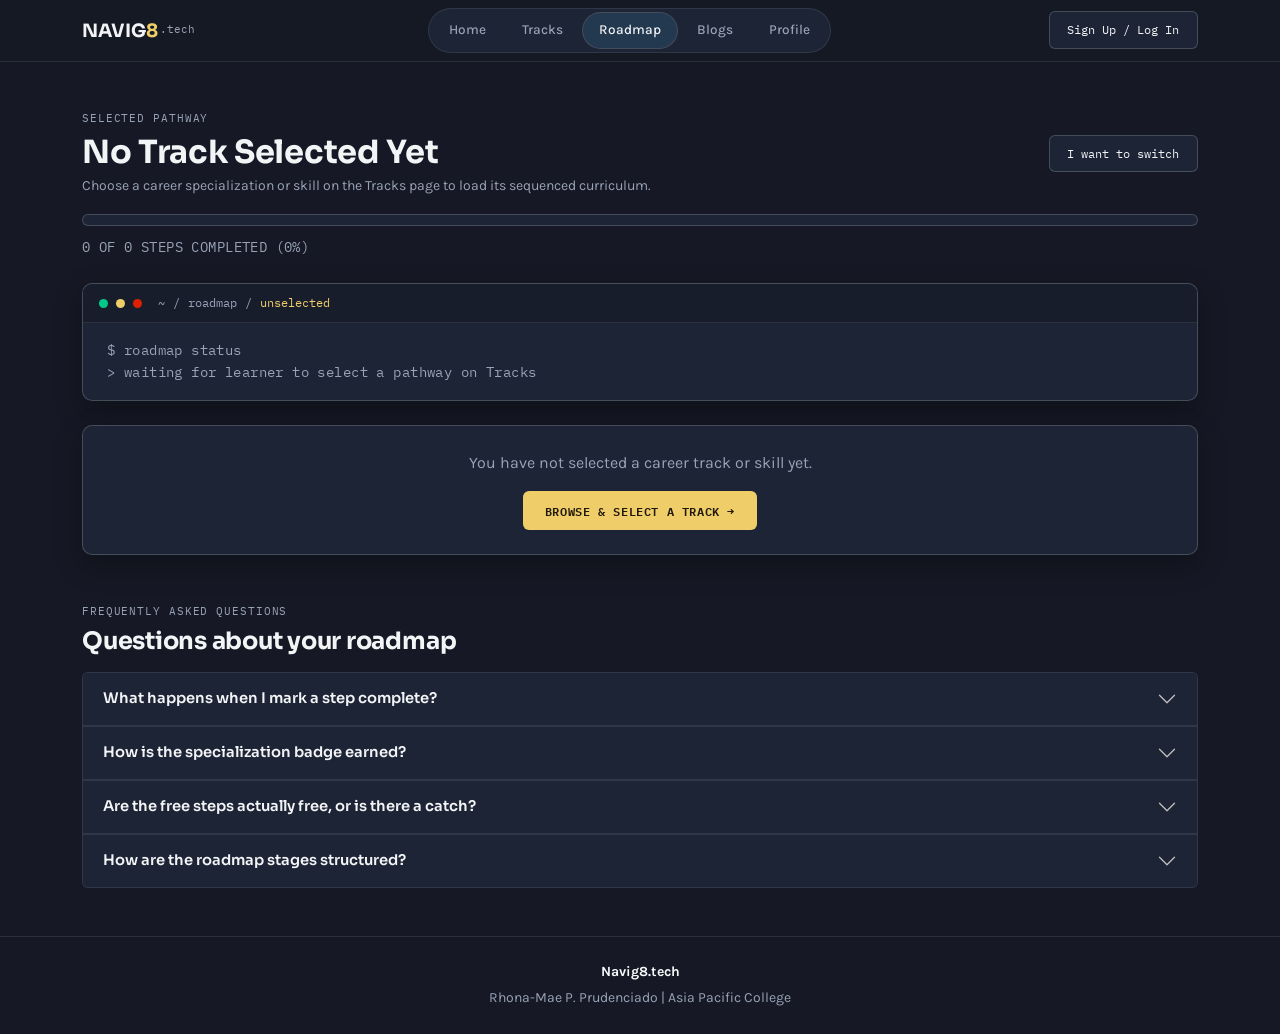
<file: roadmap.html>
﻿<!--
PROGRAM NAME: roadmap.html
DESCRIPTION: Interactive pathway roadmap and progress tracking built with Bootstrap 5
AUTHOR: Prudenciado, Rhona-Mae
DATE COMPILED: November 11, 2026
-->

<!DOCTYPE html>
<html lang="en">

<head>
  <meta charset="UTF-8">
  <meta name="viewport" content="width=device-width, initial-scale=1.0">
  <title>Navig8 | Roadmap</title>

  <!-- Google Fonts: Sora, Karla, IBM Plex Mono -->
  <link rel="preconnect" href="https://fonts.googleapis.com">
  <link rel="preconnect" href="https://fonts.gstatic.com" crossorigin>
  <link
    href="https://fonts.googleapis.com/css2?family=IBM+Plex+Mono:wght@400;500;600&family=Karla:wght@400;500;600;700&family=Sora:wght@600;700;800&display=swap"
    rel="stylesheet">

  <!-- Bootstrap 5.3 CSS CDN -->
  <link href="https://cdn.jsdelivr.net/npm/bootstrap@5.3.3/dist/css/bootstrap.min.css" rel="stylesheet">

  <!-- Custom Navig8 Dark Mode Stylesheet -->
  <link rel="stylesheet" href="style.css">
</head>

<body>

  <!-- Bootstrap Navbar and Nav Pills -->
  <header class="sticky-top navig8-navbar">
    <nav class="navbar navbar-expand-lg navbar-dark py-2" aria-label="Main Navigation">
      <div class="container">
        <a class="navbar-brand d-flex align-items-center" href="index.html">
          NAVIG<span class="accent-8">8</span><span class="domain-tag">.tech</span>
        </a>

        <!-- Mobile hamburger toggle button -->
        <button class="navbar-toggler" type="button" data-bs-toggle="collapse" data-bs-target="#navig8MainMenu"
          aria-controls="navig8MainMenu" aria-expanded="false" aria-label="Toggle navigation">
          <span class="navbar-toggler-icon"></span>
        </button>

        <!-- Navigation links -->
        <div class="collapse navbar-collapse" id="navig8MainMenu">
          <ul class="nav nav-pills navig8-pills mx-auto my-3 my-lg-0 flex-column flex-lg-row gap-1">
            <li class="nav-item">
              <a class="nav-link" href="index.html">Home</a>
            </li>
            <li class="nav-item">
              <a class="nav-link" href="tracks.html">Tracks</a>
            </li>
            <li class="nav-item">
              <a class="nav-link active" aria-current="page" href="roadmap.html">Roadmap</a>
            </li>
            <li class="nav-item">
              <a class="nav-link" href="blogs.html">Blogs</a>
            </li>
            <li class="nav-item">
              <a class="nav-link" href="profile.html">Profile</a>
            </li>
          </ul>

          <div class="d-flex align-items-center justify-content-lg-end gap-2 pb-2 pb-lg-0">
            <span id="navUserChip" class="badge rounded-pill badge-free d-none py-2 px-3"></span>
            <a id="navAuthBtn" href="auth.html" class="btn btn-outline-navig8 w-100 w-lg-auto text-center">Sign Up / Log
              In</a>
          </div>
        </div>
      </div>
    </nav>
  </header>

  <!-- Main Content Container -->
  <main class="container py-4 py-md-5 flex-grow-1">

    <!-- Track Header -->
    <div class="d-flex flex-column flex-md-row justify-content-between align-items-md-center gap-3 mb-3">
      <div>
        <span class="eyebrow">Selected Pathway</span>
        <h1 class="h2 fw-bold mb-1" id="roadmapTrackTitle">No Track Selected Yet</h1>
        <p class="text-muted-custom small mb-0" id="roadmapTrackSubtitle">
          Choose a career specialization or skill on the Tracks page to load its sequenced curriculum.
        </p>
      </div>
      <div class="d-flex flex-wrap gap-2 align-self-start align-self-md-center">
        <button type="button" id="roadmapClearTrackBtn" class="btn btn-outline-danger d-none"
          onclick="roadmapClearTrack()">
          Deselect Track
        </button>
        <a href="tracks.html" class="btn btn-outline-navig8">I want to switch</a>
        <button type="button" id="startLearningBtn" class="btn btn-gold d-none" onclick="handleStartLearning()">
          Start Learning &rarr;
        </button>
      </div>
    </div>

    <!-- Bootstrap Progress Bar -->
    <div class="mb-4">
      <div class="progress navig8-progress mb-2" role="progressbar" aria-label="Roadmap Completion Progress"
        aria-valuemin="0" aria-valuemax="100">
        <div class="progress-bar progress-bar-striped progress-bar-animated" id="roadmapProgressFill" style="width: 0%">
        </div>
      </div>
      <span class="font-monospace small text-muted-custom" id="roadmapProgressLabel">0 OF 0 STEPS COMPLETED (0%)</span>
    </div>

    <!-- Terminal Log Window and Bootstrap Breadcrumb -->
    <section class="card win-card mb-4">
      <div class="card-header d-flex align-items-center gap-2">
        <span class="cdot green"></span><span class="cdot gold"></span><span class="cdot red"></span>
        <nav aria-label="breadcrumb" class="ms-2">
          <ol class="breadcrumb terminal-breadcrumb">
            <li class="breadcrumb-item"><a href="index.html">~</a></li>
            <li class="breadcrumb-item"><a href="tracks.html">roadmap</a></li>
            <li class="breadcrumb-item active" aria-current="page" id="roadmapBreadcrumbSlug">unselected</li>
          </ol>
        </nav>
      </div>
      <div class="card-body font-monospace small scroll-container py-3 px-4" id="roadmapTerminalLog">
        <div class="text-muted-custom">$ roadmap status</div>
        <div class="text-muted-custom">&gt; waiting for learner to select a pathway on Tracks</div>
      </div>
    </section>

    <!-- Official Track Badge Showcase -->
    <div id="roadmapBadgeShowcase"></div>

    <!-- Roadmap Step Cards -->
    <section id="roadmapStepsContainer" class="mb-5"></section>

    <!-- Curated Career Guide Card -->
    <section class="card win-card mb-5 d-none" id="roadmapArticleCard">
      <div class="card-header d-flex align-items-center gap-2">
        <span class="cdot green"></span><span class="cdot gold"></span><span class="cdot red"></span>
        <span class="font-monospace small text-muted-custom ms-2">~/readings/track-guide</span>
      </div>
      <div class="card-body p-4 d-flex flex-column flex-md-row justify-content-between align-items-md-center gap-3">
        <div>
          <span class="eyebrow">Recommended Career Reading</span>
          <h2 class="h6 fw-bold mb-1" id="roadmapArticleTitle">Career Guide</h2>
          <p class="small text-muted-custom mb-0" id="roadmapArticleSource">Source: Industry Guide</p>
        </div>
        <a id="roadmapArticleUrl" href="#" target="_blank" rel="noopener noreferrer" class="btn btn-outline-navig8">
          Open Career Article ↗
        </a>
      </div>
    </section>

    <!-- Bootstrap Accordion -->
    <section aria-label="Roadmap Frequently Asked Questions">
      <span class="eyebrow">Frequently Asked Questions</span>
      <h2 class="h4 fw-bold mb-3">Questions about your roadmap</h2>

      <div class="accordion navig8-accordion" id="roadmapFaqAccordion">
        <div class="accordion-item">
          <h3 class="accordion-header" id="rFaq1">
            <button class="accordion-button collapsed" type="button" data-bs-toggle="collapse"
              data-bs-target="#rFaqCollapse1" aria-expanded="false" aria-controls="rFaqCollapse1">
              What happens when I mark a step complete?
            </button>
          </h3>
          <div id="rFaqCollapse1" class="accordion-collapse collapse" aria-labelledby="rFaq1"
            data-bs-parent="#roadmapFaqAccordion">
            <div class="accordion-body">
              It is saved to your profile immediately, unlocks the next course in the sequence, and feeds straight into
              your verified portfolio.
            </div>
          </div>
        </div>

        <div class="accordion-item">
          <h3 class="accordion-header" id="rFaq2">
            <button class="accordion-button collapsed" type="button" data-bs-toggle="collapse"
              data-bs-target="#rFaqCollapse2" aria-expanded="false" aria-controls="rFaqCollapse2">
              How is the specialization badge earned?
            </button>
          </h3>
          <div id="rFaqCollapse2" class="accordion-collapse collapse" aria-labelledby="rFaq2"
            data-bs-parent="#roadmapFaqAccordion">
            <div class="accordion-body">
              Once you mark every step of a track complete (100%), Navig8 automatically generates a personalized vector
              badge with your name, username, and completion date.
            </div>
          </div>
        </div>

        <div class="accordion-item">
          <h3 class="accordion-header" id="rFaq3">
            <button class="accordion-button collapsed" type="button" data-bs-toggle="collapse"
              data-bs-target="#rFaqCollapse3" aria-expanded="false" aria-controls="rFaqCollapse3">
              Are the free steps actually free, or is there a catch?
            </button>
          </h3>
          <div id="rFaqCollapse3" class="accordion-collapse collapse" aria-labelledby="rFaq3"
            data-bs-parent="#roadmapFaqAccordion">
            <div class="accordion-body">
              The learning materials are genuinely free, and whenever an external certification exam has an optional
              voucher fee, we note it upfront in the provider line.
            </div>
          </div>
        </div>

        <div class="accordion-item">
          <h3 class="accordion-header" id="rFaq4">
            <button class="accordion-button collapsed" type="button" data-bs-toggle="collapse"
              data-bs-target="#rFaqCollapse4" aria-expanded="false" aria-controls="rFaqCollapse4">
              How are the roadmap stages structured?
            </button>
          </h3>
          <div id="rFaqCollapse4" class="accordion-collapse collapse" aria-labelledby="rFaq4"
            data-bs-parent="#roadmapFaqAccordion">
            <div class="accordion-body">
              Each roadmap is sequenced using industry competency progressions (guided by roadmap.sh): starting from
              core prerequisites, advancing through hands-on tooling, and culminating in job-ready specialization.
            </div>
          </div>
        </div>
      </div>
    </section>

  </main>

  <!-- Footer -->
  <footer class="border-top border-secondary border-opacity-25 py-4 text-center mt-auto">
    <div class="container small text-muted-custom">
      <p class="mb-1 fw-bold text-light">Navig8.tech</p>
      <p class="mb-0">Rhona-Mae P. Prudenciado | Asia Pacific College</p>
    </div>
  </footer>

  <!-- Bootstrap JS Bundle -->
  <script src="https://cdn.jsdelivr.net/npm/bootstrap@5.3.3/dist/js/bootstrap.bundle.min.js"></script>

  <!-- Roadmap and progress tracker script -->
  <script>
    const STATE_KEY = "navig8_webprog_v2";

    /* Industry-Accurate Curricula Guided by roadmap.sh Progression */
    const ROADMAP_DATA = {
      "Cybersecurity": [
        { title: "Operating Systems, Linux CLI & Virtualization Fundamentals", provider: "Cisco Networking Academy / Linux Foundation", cost: "free", duration: "15-20 hrs", unlocks: "IT Security Trainee", url: "https://www.netacad.com/courses/os-it/ndg-linux-unhatched" },
        { title: "Computer Networking, TCP/IP Protocols & Packet Analysis (Wireshark)", provider: "Cisco Networking Academy", cost: "free", duration: "25-30 hrs", unlocks: "Network Operations Support", url: "https://www.netacad.com/courses/networking/networking-basics" },
        { title: "Core Security Principles, IAM, Cryptography & CompTIA Security+ (SY0-701)", provider: "Professor Messer · optional exam voucher", cost: "free", duration: "4-5 weeks (5 hrs/wk)", unlocks: "Junior SOC Analyst", url: "https://www.professormesser.com/security-plus/sy0-701/sy0-701-video-training-course/" },
        { title: "SIEM Log Monitoring, Incident Response & Cloud Security Defense", provider: "AWS Skill Builder / CyberDefenders", cost: "free", duration: "20-25 hrs", unlocks: "Cybersecurity Specialist", url: "https://skillbuilder.aws/" }
      ],
      "Cloud Computing": [
        { title: "Linux Server Administration, Bash Scripting & IP Networking", provider: "Linux Foundation (LFS101)", cost: "free", duration: "15-20 hrs", unlocks: "Cloud Operations Trainee", url: "https://training.linuxfoundation.org/training/introduction-to-linux/" },
        { title: "Core Cloud Infrastructure: IAM, Compute (EC2/VMs), Storage & VPCs", provider: "AWS Skill Builder / Microsoft Learn", cost: "free", duration: "20-25 hrs", unlocks: "Cloud Support Associate", url: "https://skillbuilder.aws/" },
        { title: "Containers (Docker), Serverless Compute & High-Availability Design", provider: "Google Cloud Skills Boost", cost: "free", duration: "3-4 weeks (5 hrs/wk)", unlocks: "Junior Cloud Engineer", url: "https://www.cloudskillsboost.google/" },
        { title: "Infrastructure as Code (Terraform), CI/CD & Cloud Security Governance", provider: "HashiCorp Developer Learn", cost: "free", duration: "15-20 hrs", unlocks: "Associate Cloud Architect", url: "https://developer.hashicorp.com/terraform/tutorials" }
      ],
      "Networking": [
        { title: "OSI & TCP/IP Models, Ethernet Cabling & IPv4/IPv6 Subnetting", provider: "Cisco Networking Academy", cost: "free", duration: "20-25 hrs", unlocks: "NOC Support Technician", url: "https://www.netacad.com/courses/networking/networking-basics" },
        { title: "VLAN Switching, Spanning Tree & Dynamic Routing (OSPF / BGP)", provider: "Cisco CCNA Track · optional exam fee", cost: "free", duration: "6-8 weeks (5 hrs/wk)", unlocks: "Junior Network Administrator", url: "https://www.netacad.com/courses/networking/ccna-introduction-networks" },
        { title: "Enterprise Wireless (WLAN), Core Services (DNS/DHCP/NAT) & WANs", provider: "Professor Messer Network+ (N10-009)", cost: "free", duration: "20-30 hrs", unlocks: "Network Engineer Associate", url: "https://www.professormesser.com/network-plus/n10-009/n10-009-video-training-course/" },
        { title: "Network Firewalls, VPN Tunneling, ACLs & Python Network Automation", provider: "Cisco Networking Academy (Network Defense)", cost: "free", duration: "15-20 hrs", unlocks: "Enterprise Network Engineer", url: "https://www.netacad.com/courses/cybersecurity/network-defense" }
      ],
      "Software & Web Development": [
        { title: "How the Web Works, Semantic HTML5, Modern CSS3 (Flexbox/Grid) & Git", provider: "freeCodeCamp / MDN Web Docs", cost: "free", duration: "30-35 hrs", unlocks: "Junior Frontend Trainee", url: "https://www.freecodecamp.org/learn/2022/responsive-web-design/" },
        { title: "Modern JavaScript (ES6+), DOM Manipulation, Fetch API & Async Logic", provider: "The Odin Project / JavaScript.info", cost: "free", duration: "35-45 hrs", unlocks: "Frontend Web Developer", url: "https://www.theodinproject.com/paths/foundations/courses/foundations" },
        { title: "Component-Driven Frontend Architecture with React & State Management", provider: "React.dev / Full Stack Open", cost: "free", duration: "25-30 hrs", unlocks: "React Frontend Engineer", url: "https://fullstackopen.com/en/" },
        { title: "RESTful APIs with Node.js/Express, Relational SQL & Cloud Deployment", provider: "The Odin Project (Full Stack JavaScript)", cost: "free", duration: "30-40 hrs", unlocks: "Full-Stack Web Developer", url: "https://www.theodinproject.com/paths/full-stack-javascript" }
      ],
      "Data Science": [
        { title: "Python for Data Science: NumPy Arrays, Pandas DataFrames & Cleaning", provider: "Kaggle Learn", cost: "free", duration: "15-20 hrs", unlocks: "Data Research Trainee", url: "https://www.kaggle.com/learn/pandas" },
        { title: "Probability, Descriptive & Inferential Statistics, and Analytical SQL", provider: "Khan Academy / Mode SQL Tutorial", cost: "free", duration: "20-25 hrs", unlocks: "Junior Data Analyst", url: "https://mode.com/sql-tutorial/" },
        { title: "Exploratory Data Analysis & Visualization (Matplotlib, Seaborn, BI)", provider: "DataCamp · free trial, paid after (free Kaggle alt)", cost: "paid", duration: "15-20 hrs", unlocks: "Business Intelligence Analyst", url: "https://www.datacamp.com/" },
        { title: "Supervised & Unsupervised Machine Learning with Scikit-Learn", provider: "Kaggle Learn / Coursera Audit", cost: "free", duration: "20-25 hrs", unlocks: "Associate Data Scientist", url: "https://www.kaggle.com/learn/intro-to-machine-learning" }
      ],
      "Data Engineering": [
        { title: "Advanced SQL Queries, Window Functions, Relational Modeling & Python", provider: "freeCodeCamp / Mode SQL", cost: "free", duration: "25-30 hrs", unlocks: "Data Operations Associate", url: "https://www.freecodecamp.org/learn/relational-database/" },
        { title: "Cloud Data Warehousing (BigQuery/Snowflake) & Dimensional Modeling (dbt)", provider: "dbt Developer Hub / DataTalks.Club", cost: "free", duration: "20-25 hrs", unlocks: "Analytics Engineer", url: "https://courses.getdbt.com/" },
        { title: "Distributed Batch & Streaming Pipelines with Apache Spark & Kafka", provider: "Data Engineering Zoomcamp", cost: "free", duration: "4-6 weeks (5 hrs/wk)", unlocks: "Junior Data Engineer", url: "https://github.com/DataTalksClub/data-engineering-zoomcamp" },
        { title: "Workflow Orchestration with Apache Airflow, Docker & Data Lakehouses", provider: "IBM / Coursera (audit free)", cost: "free", duration: "25-30 hrs", unlocks: "Data Platform Engineer", url: "https://www.coursera.org/professional-certificates/ibm-data-engineer" }
      ],
      "Machine Learning & AI": [
        { title: "Mathematical Foundations: Linear Algebra, Calculus & Probability in Python", provider: "3Blue1Brown / Kaggle Learn", cost: "free", duration: "15-20 hrs", unlocks: "AI Research Assistant", url: "https://www.kaggle.com/learn/python" },
        { title: "Classical Machine Learning: Regression, Trees, SVMs & Feature Engineering", provider: "Google Machine Learning Crash Course", cost: "free", duration: "15-20 hrs", unlocks: "Junior ML Practitioner", url: "https://developers.google.com/machine-learning/crash-course" },
        { title: "Deep Learning, Neural Networks, CNNs & Transformers with PyTorch", provider: "fast.ai Practical Deep Learning", cost: "free", duration: "30-40 hrs", unlocks: "Deep Learning Engineer (Entry)", url: "https://course.fast.ai/" },
        { title: "LLM Engineering, Vector Databases (RAG) & Model Deployment (MLOps)", provider: "DeepLearning.AI Short Courses", cost: "free", duration: "15-20 hrs", unlocks: "AI / Machine Learning Engineer", url: "https://www.deeplearning.ai/short-courses/" }
      ],
      "Database Administration": [
        { title: "Relational Database Theory, ER Modeling, Normalization & ANSI SQL", provider: "SQLBolt / PostgreSQL Tutorial", cost: "free", duration: "15-20 hrs", unlocks: "Database Support Associate", url: "https://www.postgresqltutorial.com/" },
        { title: "RDBMS Architecture, Role-Based Access Control (RBAC) & ACID Transactions", provider: "PostgreSQL Official Documentation", cost: "free", duration: "15-20 hrs", unlocks: "Junior Database Administrator", url: "https://www.postgresql.org/docs/current/tutorial.html" },
        { title: "Indexing Internals (B-Tree, Hash, GIN), Execution Plans & Query Tuning", provider: "Use The Index, Luke / CMU DB Systems", cost: "free", duration: "20-25 hrs", unlocks: "Database Performance Specialist", url: "https://use-the-index-luke.com/" },
        { title: "Automated Backups, Point-in-Time Recovery (PITR), Replication & Failover", provider: "Udemy PostgreSQL DBA Track", cost: "paid", duration: "15-20 hrs", unlocks: "Production Database Administrator", url: "https://www.udemy.com/topic/postgresql/" }
      ],
      "DevOps": [
        { title: "Linux System Internals, Bash Scripting, SSH & Networking Protocols", provider: "Linux Journey", cost: "free", duration: "15-20 hrs", unlocks: "Junior Systems Operator", url: "https://linuxjourney.com/" },
        { title: "Containerization with Docker, Image Optimization & Docker Compose", provider: "Docker Official Get Started", cost: "free", duration: "12-15 hrs", unlocks: "Build & Release Associate", url: "https://docs.docker.com/get-started/" },
        { title: "Automated CI/CD Pipelines with GitHub Actions & Artifact Registries", provider: "GitHub Skills / Docs", cost: "free", duration: "10-15 hrs", unlocks: "Junior DevOps Engineer", url: "https://skills.github.com/" },
        { title: "Kubernetes Orchestration, Terraform IaC & Prometheus/Grafana Monitoring", provider: "Kubernetes.io Official Tutorials", cost: "free", duration: "25-30 hrs", unlocks: "DevOps / Site Reliability Engineer", url: "https://kubernetes.io/docs/tutorials/" }
      ],
      "Mobile App Development": [
        { title: "Kotlin / Dart Programming Fundamentals & Object-Oriented Architecture", provider: "Android Developers / Dart.dev", cost: "free", duration: "15-20 hrs", unlocks: "Mobile Development Trainee", url: "https://developer.android.com/courses/android-basics-compose/course" },
        { title: "Declarative Mobile UI Layouts, Navigation Graphs & State Management", provider: "Google Android Compose / Flutter Docs", cost: "free", duration: "25-30 hrs", unlocks: "Junior Mobile UI Developer", url: "https://docs.flutter.dev/get-started/codelabs" },
        { title: "Asynchronous Networking (REST APIs), JSON Parsing & Local SQLite/Room", provider: "Google / Coursera (audit free)", cost: "free", duration: "20-25 hrs", unlocks: "Associate Mobile App Developer", url: "https://www.coursera.org/specializations/google-android-app-development" },
        { title: "Native Device APIs, Unit/UI Testing, Performance & App Store Deployment", provider: "Android / Flutter Official Guides", cost: "free", duration: "15-20 hrs", unlocks: "Mobile Application Engineer", url: "https://developer.android.com/distribute" }
      ],
      "Game Development": [
        { title: "2D/3D Game Math (Vectors & Matrices), C# / C++ Scripting & Game Loops", provider: "CS50 Intro to Game Dev (Harvard)", cost: "free", duration: "25-30 hrs", unlocks: "Gameplay Scripting Trainee", url: "https://cs50.harvard.edu/games/" },
        { title: "Physics Engines, Collisions, Input Systems & Character Controllers", provider: "Unity Learn (Junior Programmer Pathway)", cost: "free", duration: "35-45 hrs", unlocks: "Junior Gameplay Programmer", url: "https://learn.unity.com/pathway/junior-programmer" },
        { title: "Materials, Shaders, Lighting, Animation State Machines & Game Audio/UI", provider: "Unreal Engine Online Learning", cost: "free", duration: "20-25 hrs", unlocks: "Associate Game Developer", url: "https://dev.epicgames.com/community/learning" },
        { title: "AI Pathfinding (NavMesh), Frame-Rate Profiling & Playable Build Release", provider: "Unity / Unreal Official Documentation", cost: "free", duration: "15-20 hrs", unlocks: "Game Systems Engineer", url: "https://learn.unity.com/" }
      ],
      "UI/UX Design": [
        { title: "Human-Centered Design, User Research, Empathy Maps & User Personas", provider: "Google UX Design via Coursera (audit free)", cost: "free", duration: "15-20 hrs", unlocks: "UX Research Assistant", url: "https://www.coursera.org/professional-certificates/google-ux-design" },
        { title: "Information Architecture, Sitemaps, User Flows & Low-Fidelity Wireframes", provider: "Laws of UX / NN/g Guides", cost: "free", duration: "12-15 hrs", unlocks: "Interaction & Wireframe Designer", url: "https://lawsofux.com/" },
        { title: "Visual Design Systems, Typography, Color Contrast & Auto-Layout in Figma", provider: "Figma Official Learn Design", cost: "free", duration: "15-20 hrs", unlocks: "Junior UI/UX Designer", url: "https://help.figma.com/hc/en-us/sections/30880632542743" },
        { title: "Interactive High-Fidelity Prototyping, WCAG Accessibility & Usability Testing", provider: "W3C WAI / Figma Prototyping Docs", cost: "free", duration: "15-20 hrs", unlocks: "Product UI/UX Designer", url: "https://www.w3.org/WAI/fundamentals/accessibility-intro/" }
      ],
      "QA & Software Testing": [
        { title: "Testing Fundamentals (SDLC/STLC), Test Case Design & Boundary Analysis", provider: "ISTQB Foundation / Guru99", cost: "free", duration: "15-20 hrs", unlocks: "Manual QA Tester Intern", url: "https://www.guru99.com/software-testing.html" },
        { title: "Web & Mobile Exploratory Testing, Browser DevTools & Bug Lifecycle (Jira)", provider: "Test Automation University (Applitools)", cost: "free", duration: "12-15 hrs", unlocks: "Junior Quality Assurance Analyst", url: "https://testautomationu.applitools.com/" },
        { title: "REST API Testing, Status Codes, JSON Schema Validation & Postman Automation", provider: "Postman Academy", cost: "free", duration: "10-12 hrs", unlocks: "API Test Engineer", url: "https://academy.postman.com/" },
        { title: "End-to-End UI Automation with Playwright / Selenium & CI Test Runners", provider: "Playwright.dev / TestAutomationU", cost: "free", duration: "20-25 hrs", unlocks: "QA Automation Engineer", url: "https://playwright.dev/docs/intro" }
      ],
      "IT Support & Systems Administration": [
        { title: "Computer Architecture, BIOS/UEFI, OS Installation & Helpdesk Workflows", provider: "Google IT Support via Coursera (audit free)", cost: "free", duration: "25-30 hrs", unlocks: "IT Helpdesk Support Technician", url: "https://www.coursera.org/professional-certificates/google-it-support" },
        { title: "Endpoint Networking, DNS, DHCP, VPNs & Hardware/OS Troubleshooting", provider: "Professor Messer CompTIA A+ (220-1101/1102)", cost: "free", duration: "30-40 hrs", unlocks: "Desktop Support Specialist", url: "https://www.professormesser.com/free-a-plus-training/220-1101/220-1101-video-training-course/" },
        { title: "Windows Server Active Directory, Group Policy (GPO) & Linux Permissions", provider: "Microsoft Learn Windows Server Path", cost: "free", duration: "20-25 hrs", unlocks: "Junior Systems Administrator", url: "https://learn.microsoft.com/en-us/training/paths/m365-windows-server-fundamentals/" },
        { title: "PowerShell / Bash Automation, Patch Management, Backups & M365 Identity", provider: "Microsoft Learn", cost: "free", duration: "15-20 hrs", unlocks: "Systems & Infrastructure Administrator", url: "https://learn.microsoft.com/en-us/training/paths/powershell-foundations/" }
      ],
      "Python": [
        { title: "Python Syntax, Variables, Control Flow & Core Data Structures", provider: "Python.org / CS50P (Harvard)", cost: "free", duration: "15-20 hrs", unlocks: "Python Scripting Trainee", url: "https://cs50.harvard.edu/python/" },
        { title: "Functions, Modules, File I/O, Exceptions & Object-Oriented Programming", provider: "Kaggle Learn / Real Python", cost: "free", duration: "15-20 hrs", unlocks: "Junior Python Developer", url: "https://www.kaggle.com/learn/python" },
        { title: "Virtual Environments, External APIs (Requests) & Process Automation", provider: "Automate the Boring Stuff with Python", cost: "free", duration: "20-25 hrs", unlocks: "Python Automation Specialist", url: "https://automatetheboringstuff.com/" }
      ],
      "Networking Basics": [
        { title: "Network Topologies, OSI & TCP/IP Layers, and Ethernet Frames", provider: "Cisco Networking Academy", cost: "free", duration: "12-15 hrs", unlocks: "Network Lab Trainee", url: "https://www.netacad.com/courses/networking/networking-basics" },
        { title: "IPv4 & IPv6 Addressing, Subnetting Masks, CIDR & Default Gateways", provider: "Professor Messer Network+", cost: "free", duration: "12-15 hrs", unlocks: "NOC Support Assistant", url: "https://www.professormesser.com/network-plus/n10-009/n10-009-video-training-course/" },
        { title: "Core Protocols (ARP, DNS, DHCP, NAT) & Packet Tracer Troubleshooting", provider: "Cisco Networking Academy", cost: "free", duration: "15-20 hrs", unlocks: "Junior Network Technician", url: "https://www.netacad.com/courses/packet-tracer" }
      ],
      "Cloud Fundamentals": [
        { title: "Cloud Computing Models (IaaS, PaaS, SaaS) & Global Infrastructure", provider: "AWS Skill Builder", cost: "free", duration: "10-12 hrs", unlocks: "Cloud Associate Trainee", url: "https://aws.amazon.com/training/digital/" },
        { title: "Core Cloud Services: Virtual Machines, Object Storage & Virtual Networks", provider: "Microsoft Learn (AZ-900)", cost: "free", duration: "12-15 hrs", unlocks: "Cloud Operations Support", url: "https://learn.microsoft.com/en-us/credentials/certifications/azure-fundamentals/" },
        { title: "Shared Responsibility Security Model, Cloud Billing & Cost Management", provider: "AWS Cloud Practitioner Prep", cost: "free", duration: "10-15 hrs", unlocks: "Certified Cloud Practitioner Ready", url: "https://skillbuilder.aws/" }
      ],
      "Web Development": [
        { title: "Semantic HTML5 Document Structure, Forms & Web Accessibility", provider: "MDN Web Docs / freeCodeCamp", cost: "free", duration: "15-20 hrs", unlocks: "Junior Web Markup Trainee", url: "https://developer.mozilla.org/en-US/docs/Learn_web_development" },
        { title: "Responsive CSS3 Layouts (Flexbox, CSS Grid) & Bootstrap 5 Framework", provider: "freeCodeCamp / GetBootstrap Docs", cost: "free", duration: "20-25 hrs", unlocks: "Responsive UI Developer", url: "https://getbootstrap.com/docs/5.3/getting-started/introduction/" },
        { title: "JavaScript DOM Manipulation, Event Listeners & Fetch API Integration", provider: "JavaScript.info", cost: "free", duration: "20-25 hrs", unlocks: "Frontend Web Developer", url: "https://javascript.info/" }
      ],
      "SQL": [
        { title: "Relational Tables, SELECT Queries, Filtering (WHERE) & Sorting", provider: "SQLBolt", cost: "free", duration: "8-10 hrs", unlocks: "Junior Reporting Assistant", url: "https://sqlbolt.com/" },
        { title: "Multi-Table INNER/LEFT JOINs, GROUP BY Aggregations & Having Clauses", provider: "Mode SQL Tutorial", cost: "free", duration: "12-15 hrs", unlocks: "SQL Data Analyst", url: "https://mode.com/sql-tutorial/" },
        { title: "Subqueries, CTEs, Window Functions & Schema Creation (DDL/DML)", provider: "freeCodeCamp Relational DB", cost: "free", duration: "15-20 hrs", unlocks: "Database Query Specialist", url: "https://www.freecodecamp.org/learn/relational-database/" }
      ],
      "Linux": [
        { title: "Linux Filesystem Hierarchy, Terminal Navigation & File Operations", provider: "Linux Journey", cost: "free", duration: "8-10 hrs", unlocks: "Linux Support Trainee", url: "https://linuxjourney.com/" },
        { title: "Users, Groups, File Permissions (chmod/chown), Processes & Package Managers", provider: "Linux Foundation", cost: "free", duration: "12-15 hrs", unlocks: "Junior Linux Operator", url: "https://training.linuxfoundation.org/training/introduction-to-linux/" },
        { title: "Shell Redirection, Pipes, grep/awk/sed & Automated Bash Scripting", provider: "OverTheWire / Codecademy", cost: "free", duration: "12-15 hrs", unlocks: "Linux Systems Associate", url: "https://linuxjourney.com/" }
      ]
    };

    const TRACK_ARTICLES = {
      "Cybersecurity": { title: "Cybersecurity Career Paths & Skills Guide", source: "Pluralsight", url: "https://pluralsight.com/resources/blog/cybersecurity/cybersecurity-career-guide-2025" },
      "Cloud Computing": { title: "What is Cloud Computing? Essential Architecture Guide", source: "AWS", url: "https://aws.amazon.com/what-is-cloud-computing/" },
      "Networking": { title: "How to Become a Network Engineer: Complete Guide", source: "Coursera", url: "https://www.coursera.org/articles/how-to-become-a-network-engineer" },
      "Software & Web Development": { title: "Learn Web Development: Modern Standards & Architecture", source: "MDN Web Docs", url: "https://developer.mozilla.org/en-US/docs/Learn_web_development/About" },
      "Data Science": { title: "How to Become a Data Scientist: Skills & Roadmap", source: "DataCamp", url: "https://www.datacamp.com/tutorial/how-to-become-a-data-scientist" },
      "Data Engineering": { title: "The Best Free Resources to Learn Data Engineering", source: "DataCamp", url: "https://www.datacamp.com/blog/top-free-data-engineering-resources" },
      "Machine Learning & AI": { title: "Machine Learning Crash Course & Career Guide", source: "Google Developers", url: "https://developers.google.com/machine-learning/crash-course" },
      "Database Administration": { title: "Become a PostgreSQL DBA: Query Tuning & Security", source: "Hackr.io", url: "https://hackr.io/tutorial/become-a-postgresql-dba" },
      "DevOps": { title: "How to Become a DevOps Engineer", source: "Coursera", url: "https://www.coursera.org/articles/how-to-become-a-devops-engineer" },
      "Mobile App Development": { title: "Build Your First Mobile Application", source: "Android Developers", url: "https://developer.android.com/get-started/overview" },
      "Game Development": { title: "Getting Started with Game Engines & Development", source: "GameDev Academy", url: "https://gamedevacademy.org/unreal-engine-complete-course/" },
      "UI/UX Design": { title: "Career Spotlight: What Does a UX Designer Do?", source: "Coursera", url: "https://www.coursera.org/articles/ux-designer-video" },
      "QA & Software Testing": { title: "A Beginner's Guide to Quality Assurance & Testing", source: "Class Central", url: "https://classcentral.com/report/?p=86810" },
      "IT Support & Systems Administration": { title: "7 Steps to Start Your Systems Administration Career", source: "Linux Foundation", url: "https://www.linuxfoundation.org/blog/7-steps-to-start-your-linux-sysadmin-career-2" }
    };

    function loadState() {
      try {
        const raw = localStorage.getItem(STATE_KEY);
        const parsed = raw ? JSON.parse(raw) : {};
        return Object.assign({
          user: null,
          registeredUsers: {},
          selectedTrack: null,
          startedTracks: {},
          completedSteps: {},
          completedDates: {},
          externalCerts: []
        }, parsed);
      } catch (e) {
        return {
          user: null,
          registeredUsers: {},
          selectedTrack: null,
          startedTracks: {},
          completedSteps: {},
          completedDates: {},
          externalCerts: []
        };
      }
    }

    function saveState(state) {
      localStorage.setItem(STATE_KEY, JSON.stringify(state));
    }

    function slugify(str) {
      return String(str || "").toLowerCase().replace(/&/g, "and").replace(/[^a-z0-9]+/g, "-").replace(/^-+|-+$/g, "");
    }

    function escapeHtml(str) {
      return String(str == null ? "" : str).replace(/[&<>"']/g, function (c) {
        return { "&": "&amp;", "<": "&lt;", ">": "&gt;", '"': "&quot;", "'": "&#39;" }[c];
      });
    }

    function buildBadgeSvg(trackName, learnerName, username, dateStr, totalSteps) {
      const displayUser = username ? " (@" + username + ")" : "";
      return (
        '<svg xmlns="http://www.w3.org/2000/svg" width="600" height="315" viewBox="0 0 600 315" class="img-fluid rounded-3 border border-secondary">' +
        '<rect width="600" height="315" rx="16" fill="#161925"/>' +
        '<rect x="10" y="10" width="580" height="295" rx="12" fill="#1c2436" stroke="#EFCD68" stroke-width="2"/>' +
        '<text x="300" y="55" text-anchor="middle" font-family="monospace" font-size="13" letter-spacing="3" fill="#EFCD68">NAVIG8.TECH · VERIFIED TRACK BADGE</text>' +
        '<circle cx="300" cy="95" r="16" fill="#03C988"/>' +
        '<path d="M292 95 l5 5 l11 -11" stroke="#161925" stroke-width="3.5" fill="none" stroke-linecap="round"/>' +
        '<text x="300" y="150" text-anchor="middle" font-family="Arial, sans-serif" font-size="25" font-weight="700" fill="#F3F4F6">' + escapeHtml(trackName) + '</text>' +
        '<text x="300" y="180" text-anchor="middle" font-family="Arial, sans-serif" font-size="13" fill="#99A3B6">' + totalSteps + ' of ' + totalSteps + ' Sequenced Modules Completed (100%)</text>' +
        '<line x1="150" y1="204" x2="450" y2="204" stroke="rgba(255,255,255,0.15)" stroke-width="1"/>' +
        '<text x="300" y="236" text-anchor="middle" font-family="Arial, sans-serif" font-size="17" font-weight="700" fill="#EFCD68">Awarded to: ' + escapeHtml(learnerName + displayUser) + '</text>' +
        '<text x="300" y="266" text-anchor="middle" font-family="monospace" font-size="12" fill="#03C988">Issued on ' + escapeHtml(dateStr) + ' · Job-Ready Milestone</text>' +
        '</svg>'
      );
    }

    function downloadBadgePng(trackName) {
      const state = loadState();
      const steps = ROADMAP_DATA[trackName] || [];
      const learnerName = (state.user && state.user.name) ? state.user.name : "Navig8 Learner";
      const username = (state.user && state.user.username) ? state.user.username : "";
      const dateStr = state.completedDates[trackName] || new Date().toISOString().slice(0, 10);
      const svgMarkup = buildBadgeSvg(trackName, learnerName, username, dateStr, steps.length);

      const url = URL.createObjectURL(new Blob([svgMarkup], { type: "image/svg+xml" }));
      const img = new Image();
      img.onload = function () {
        const canvas = document.createElement("canvas");
        canvas.width = 1200;
        canvas.height = 630;
        const ctx = canvas.getContext("2d");
        ctx.drawImage(img, 0, 0, 1200, 630);
        canvas.toBlob(function (blob) {
          if (blob) {
            const a = document.createElement("a");
            a.href = URL.createObjectURL(blob);
            a.download = "navig8-" + slugify(trackName) + "-badge.png";
            document.body.appendChild(a);
            a.click();
            a.remove();
          }
          URL.revokeObjectURL(url);
        });
      };
      img.src = url;
    }

    let previewTrackFromUrl = null;

    function handleStartLearning() {
      const state = loadState();
      const targetTrack = previewTrackFromUrl || state.selectedTrack;
      if (!targetTrack) return;
      state.selectedTrack = targetTrack;
      previewTrackFromUrl = null;
      if (!state.user) {
        saveState(state);
        window.location.href = "auth.html?redirect=roadmap";
        return;
      }
      state.startedTracks[targetTrack] = true;
      saveState(state);
      window.history.replaceState({}, "", "roadmap.html?track=" + encodeURIComponent(targetTrack));
      renderRoadmapPage();
    }

    function confirmSelectPreviewedTrack() {
      const state = loadState();
      const targetTrack = previewTrackFromUrl || state.selectedTrack;
      if (!targetTrack) return;
      state.selectedTrack = targetTrack;
      previewTrackFromUrl = null;
      saveState(state);
      window.history.replaceState({}, "", "roadmap.html?track=" + encodeURIComponent(targetTrack));
      renderRoadmapPage();
    }

    function markStepDone(stepIdx) {
      const state = loadState();
      const track = state.selectedTrack;
      if (!track || !ROADMAP_DATA[track]) return;

      if (!state.user) {
        window.location.href = "auth.html?redirect=roadmap";
        return;
      }

      state.startedTracks[track] = true;
      const doneList = state.completedSteps[track] || [];
      if (doneList.indexOf(stepIdx) === -1) {
        doneList.push(stepIdx);
      }
      state.completedSteps[track] = doneList;

      if (doneList.length === ROADMAP_DATA[track].length) {
        state.completedDates[track] = new Date().toISOString().slice(0, 10);
      }

      saveState(state);
      renderRoadmapPage();
    }

    function roadmapClearTrack() {
      const state = loadState();
      state.selectedTrack = null;
      if (state.user) {
        state.user.selectedTrack = null;
        if (state.registeredUsers && state.user.username) {
          const uKey = state.user.username.toLowerCase();
          if (state.registeredUsers[uKey]) {
            state.registeredUsers[uKey].selectedTrack = null;
          }
        }
      }
      previewTrackFromUrl = null;
      saveState(state);
      window.history.replaceState({}, "", "roadmap.html");
      renderRoadmapPage();
    }

    function renderRoadmapPage() {
      const state = loadState();
      const isPreviewOnly = !!(previewTrackFromUrl && previewTrackFromUrl !== state.selectedTrack);
      const track = previewTrackFromUrl || state.selectedTrack;

      const titleEl = document.getElementById("roadmapTrackTitle");
      const subEl = document.getElementById("roadmapTrackSubtitle");
      const startBtn = document.getElementById("startLearningBtn");
      const clearBtn = document.getElementById("roadmapClearTrackBtn");
      const progressFill = document.getElementById("roadmapProgressFill");
      const progressLabel = document.getElementById("roadmapProgressLabel");
      const slugEl = document.getElementById("roadmapBreadcrumbSlug");
      const termLog = document.getElementById("roadmapTerminalLog");
      const badgeBox = document.getElementById("roadmapBadgeShowcase");
      const stepsContainer = document.getElementById("roadmapStepsContainer");
      const articleCard = document.getElementById("roadmapArticleCard");

      if (!track || !ROADMAP_DATA[track]) {
        titleEl.textContent = "No Track Selected Yet";
        subEl.textContent = "Choose a career specialization or skill on the Tracks page to load its sequenced curriculum.";
        startBtn.classList.add("d-none");
        if (clearBtn) clearBtn.classList.add("d-none");
        progressFill.style.width = "0%";
        progressLabel.textContent = "0 OF 0 STEPS COMPLETED (0%)";
        slugEl.textContent = "unselected";
        termLog.innerHTML =
          '<div class="text-muted-custom">$ roadmap status</div>' +
          '<div class="text-muted-custom">&gt; waiting for learner to select a pathway on Tracks</div>';
        badgeBox.innerHTML = "";
        articleCard.classList.add("d-none");
        stepsContainer.innerHTML =
          '<div class="card win-card p-4 text-center">' +
          '<p class="text-muted-custom mb-3">You have not selected a career track or skill yet.</p>' +
          '<div><a href="tracks.html" class="btn btn-gold">Browse &amp; Select a Track &rarr;</a></div>' +
          '</div>';
        return;
      }

      if (clearBtn) {
        if (state.selectedTrack && !isPreviewOnly) {
          clearBtn.classList.remove("d-none");
        } else {
          clearBtn.classList.add("d-none");
        }
      }

      const steps = ROADMAP_DATA[track];
      const doneArr = state.completedSteps[track] || [];
      const isStarted = !isPreviewOnly && !!state.startedTracks[track];
      const pct = Math.round((doneArr.length / steps.length) * 100);

      titleEl.textContent = isPreviewOnly ? track + " (Previewing)" : track;
      subEl.textContent = isPreviewOnly
        ? "You are browsing this track's curriculum without locking it in yet. Click Confirm & Select Track when ready."
        : (isStarted
          ? "Pathway active. Complete each unlocked step in sequence to earn your official specialization badge."
          : "Preview the sequenced modules below, then click Start Learning to track your progress.");

      if (isPreviewOnly) {
        startBtn.textContent = "Confirm & Select Track \u2713";
        startBtn.onclick = confirmSelectPreviewedTrack;
        startBtn.classList.remove("d-none");
      } else if (isStarted || doneArr.length > 0) {
        startBtn.classList.add("d-none");
      } else {
        startBtn.textContent = "Start Learning \u2192";
        startBtn.onclick = handleStartLearning;
        startBtn.classList.remove("d-none");
      }

      progressFill.style.width = pct + "%";
      progressLabel.textContent = doneArr.length + " OF " + steps.length + " STEPS COMPLETED (" + pct + "%)";
      slugEl.textContent = slugify(track);

      let logLines = '<div class="text-muted-custom">$ roadmap init --track=' + slugify(track) + '</div>';
      let stepsHtml = "";
      let activeAssigned = false;

      steps.forEach(function (step, idx) {
        const isDone = doneArr.indexOf(idx) !== -1;
        let status = "locked";
        if (isDone) {
          status = "done";
        } else if (!activeAssigned) {
          status = "current";
          activeAssigned = true;
        }

        const logColor = status === "done" ? "text-emerald" : (status === "current" ? "text-gold" : "text-muted-custom");
        const logPrefix = status === "done" ? "[done]   " : (status === "current" ? "[now]    " : "[locked] ");
        logLines += '<div class="' + logColor + '">' + logPrefix + slugify(step.title) + '</div>';

        const nodeClass = status === "done" ? "node-done" : (status === "current" ? "node-current" : "node-locked");
        const eyebrowHtml = status === "done"
          ? '<span class="eyebrow text-emerald">Step ' + (idx + 1) + ' &middot; Completed &check;</span>'
          : (status === "current"
            ? '<span class="eyebrow text-gold">Step ' + (idx + 1) + ' &middot; ' + (isStarted ? 'Currently Enrolled' : 'Starting Module') + '</span>'
            : '<span class="eyebrow">Step ' + (idx + 1) + ' &middot; Locked Prerequisite</span>');

        const costBadge = step.cost === "free"
          ? '<span class="badge rounded-pill badge-free">Free Course</span>'
          : '<span class="badge rounded-pill badge-paid">Paid Course</span>';

        const unlockBadge = status !== "locked"
          ? '<span class="badge rounded-pill badge-gold">Unlocks: ' + escapeHtml(step.unlocks) + '</span>'
          : '<span class="badge rounded-pill badge-outline">Locked: Complete Step ' + idx + ' first</span>';

        let actionButtonHtml = "";
        if (status === "current") {
          if (isStarted) {
            actionButtonHtml =
              '<div class="mt-3">' +
              '<button type="button" class="btn btn-gold btn-sm" onclick="markStepDone(' + idx + ')">Mark Step ' + (idx + 1) + ' Complete &check;</button>' +
              '</div>';
          } else {
            actionButtonHtml =
              '<div class="mt-3">' +
              '<button type="button" class="btn btn-outline-navig8 btn-sm" onclick="handleStartLearning()">Start Learning to Track This Step &rarr;</button>' +
              '</div>';
          }
        }

        stepsHtml +=
          '<div class="d-flex gap-3">' +
          '<div class="d-flex flex-column align-items-center" style="width: 24px;">' +
          '<div class="node-circle ' + nodeClass + '"></div>' +
          (idx < steps.length - 1 ? '<div class="trail-line"></div>' : '') +
          '</div>' +
          '<article class="card track-card flex-grow-1 mb-3 p-3 ' + (status === "locked" ? "opacity-50" : "") + '" style="cursor: default;">' +
          eyebrowHtml +
          '<h2 class="h6 fw-bold mb-1">' +
          '<a href="' + escapeHtml(step.url) + '" target="_blank" rel="noopener noreferrer" class="text-gold text-decoration-none">' + escapeHtml(step.title) + ' ↗</a>' +
          '</h2>' +
          '<p class="text-muted-custom small mb-3">Provided by: ' + escapeHtml(step.provider) + '</p>' +
          '<div class="d-flex flex-wrap gap-2">' +
          costBadge +
          '<span class="badge rounded-pill badge-outline">Est. ' + escapeHtml(step.duration) + '</span>' +
          unlockBadge +
          '</div>' +
          actionButtonHtml +
          '</article>' +
          '</div>';
      });

      termLog.innerHTML = logLines;
      stepsContainer.innerHTML = stepsHtml;

      if (doneArr.length === steps.length) {
        const learnerName = (state.user && state.user.name) ? state.user.name : "Navig8 Learner";
        const username = (state.user && state.user.username) ? state.user.username : "";
        const dateStr = state.completedDates[track] || new Date().toISOString().slice(0, 10);
        const svgMarkup = buildBadgeSvg(track, learnerName, username, dateStr, steps.length);

        badgeBox.innerHTML =
          '<div class="card win-card mb-4 border-warning">' +
          '<div class="card-header d-flex align-items-center gap-2">' +
          '<span class="cdot green"></span><span class="cdot gold"></span><span class="cdot red"></span>' +
          '<span class="font-monospace small text-gold ms-2">~/roadmap/' + slugify(track) + '/official-badge</span>' +
          '</div>' +
          '<div class="card-body p-4">' +
          '<div class="row align-items-center g-4">' +
          '<div class="col-12 col-lg-6 text-center">' + svgMarkup + '</div>' +
          '<div class="col-12 col-lg-6">' +
          '<span class="eyebrow text-emerald">100% Track Completed</span>' +
          '<h2 class="h4 fw-bold text-gold mb-2">' + escapeHtml(track) + ' Specialist Badge</h2>' +
          '<p class="text-muted-custom small mb-3">Automatically generated for <strong class="text-light">' + escapeHtml(learnerName) + '</strong> upon completing all ' + steps.length + ' sequenced modules in this pathway.</p>' +
          '<div class="d-flex flex-wrap gap-2">' +
          '<button type="button" class="btn btn-gold" onclick="downloadBadgePng(\'' + escapeHtml(track) + '\')">Download Badge (.PNG)</button>' +
          '<a href="profile.html" class="btn btn-outline-navig8">View in My Profile &rarr;</a>' +
          '</div>' +
          '</div>' +
          '</div>' +
          '</div>' +
          '</div>';
      } else {
        badgeBox.innerHTML = "";
      }

      const article = TRACK_ARTICLES[track];
      if (article) {
        articleCard.classList.remove("d-none");
        document.getElementById("roadmapArticleTitle").textContent = article.title;
        document.getElementById("roadmapArticleSource").textContent = "Source: " + article.source + " · Recommended background reading for " + track;
        document.getElementById("roadmapArticleUrl").href = article.url;
      } else {
        articleCard.classList.add("d-none");
      }
    }

    document.addEventListener("DOMContentLoaded", function () {
      const params = new URLSearchParams(window.location.search);
      const trackFromUrl = params.get("track");
      const previewFromUrl = params.get("preview");
      const state = loadState();

      if (trackFromUrl && ROADMAP_DATA[trackFromUrl]) {
        state.selectedTrack = trackFromUrl;
        saveState(state);
      } else if (previewFromUrl && ROADMAP_DATA[previewFromUrl]) {
        previewTrackFromUrl = previewFromUrl;
      }

      const chip = document.getElementById("navUserChip");
      const authBtn = document.getElementById("navAuthBtn");
      if (state.user && state.user.username) {
        chip.textContent = "@" + state.user.username;
        chip.classList.remove("d-none");
        authBtn.textContent = "Log Out";
        authBtn.href = "#";
        authBtn.onclick = function (e) {
          e.preventDefault();
          state.user = null;
          saveState(state);
          window.location.reload();
        };
      }

      renderRoadmapPage();
    });
  </script>
</body>

</html>
</file>
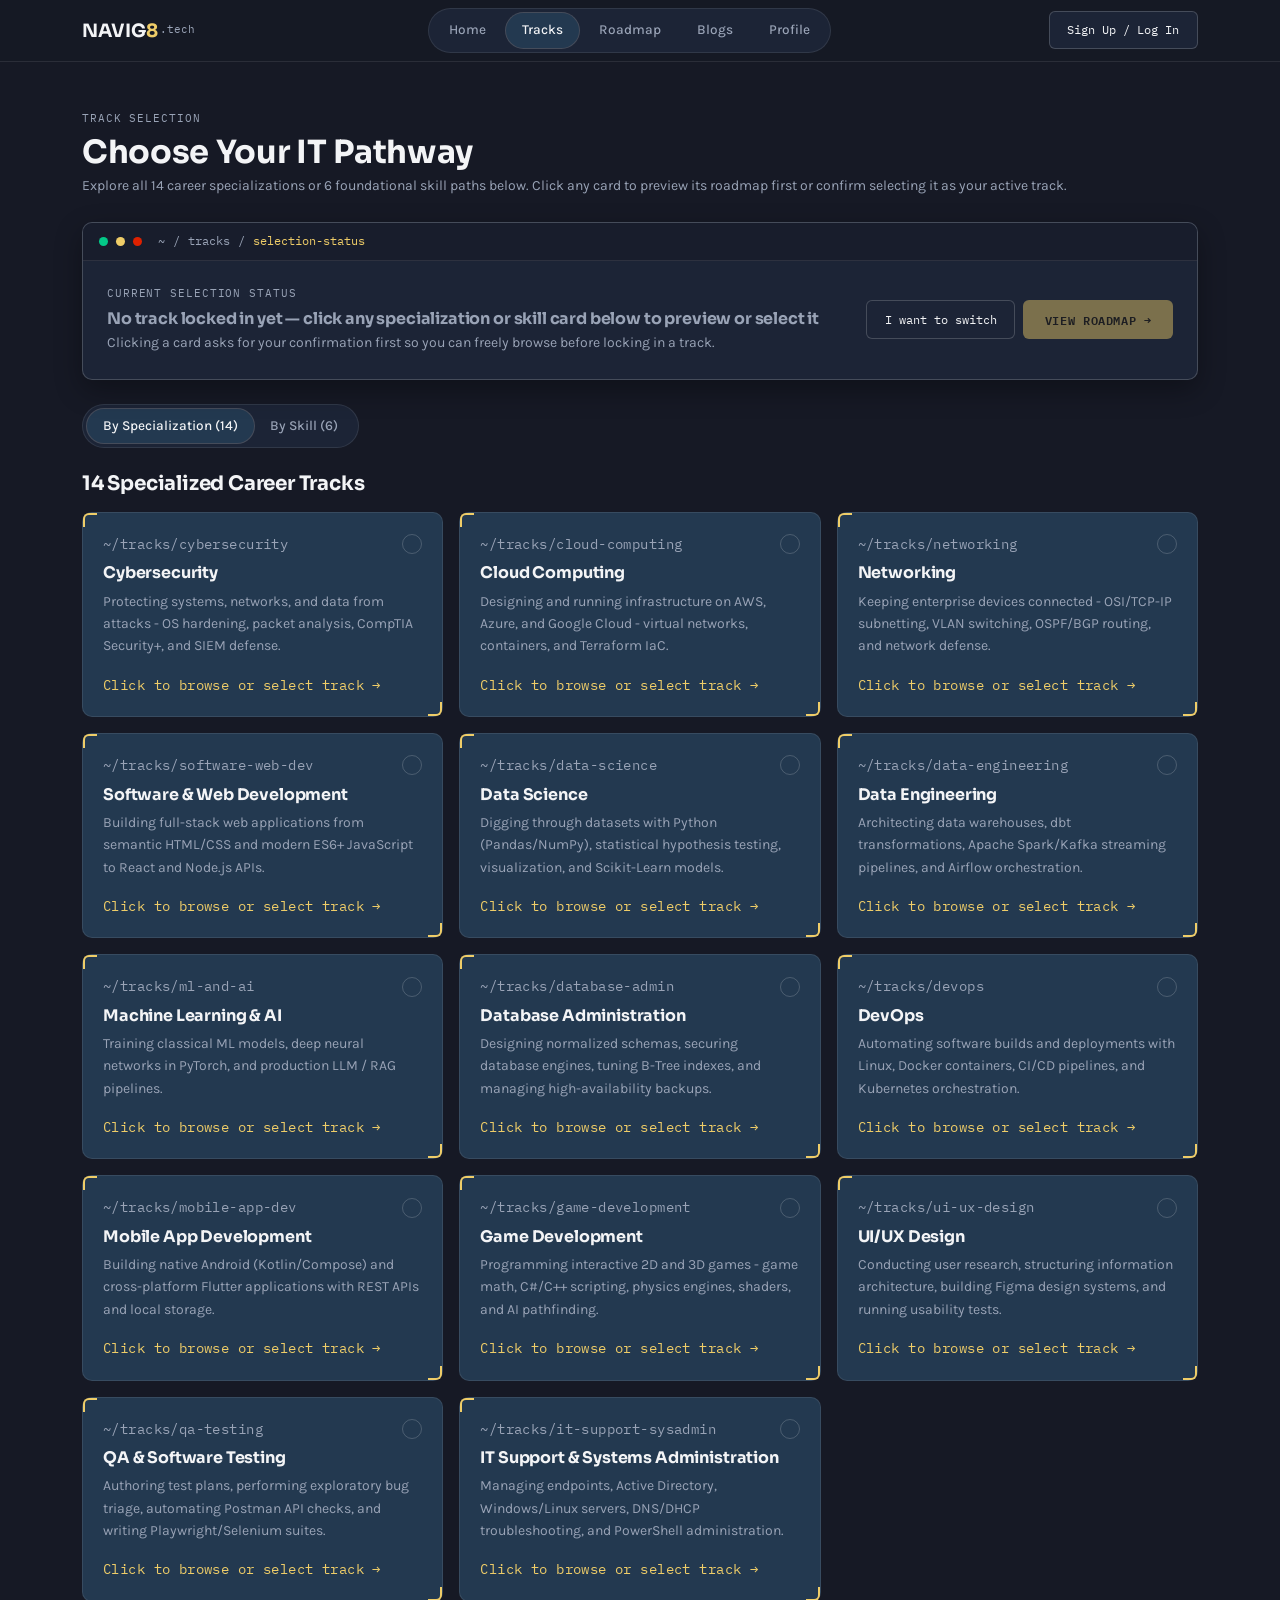
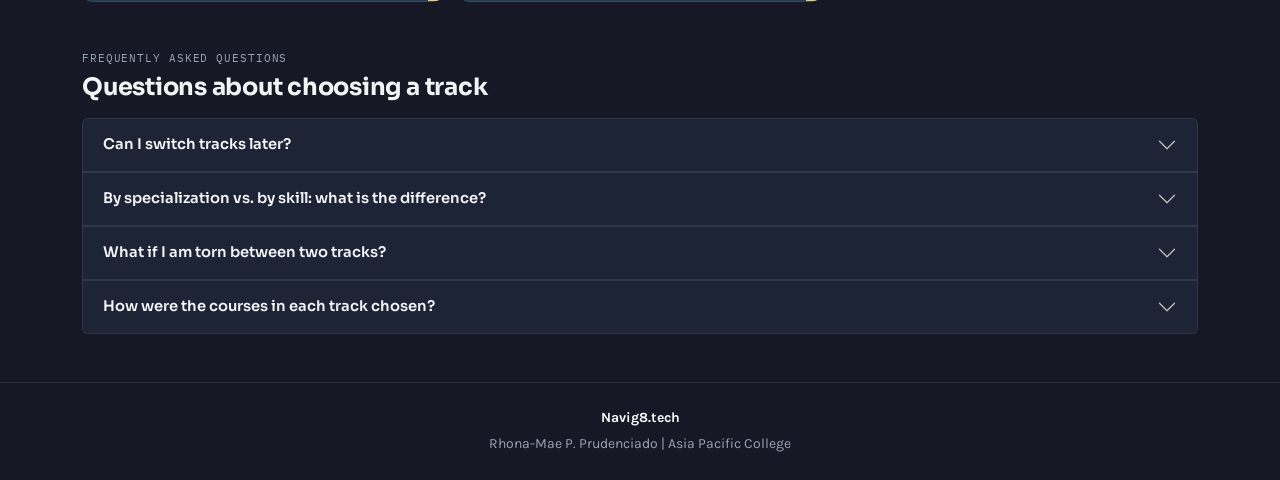
<file: tracks.html>
﻿<!--
PROGRAM NAME: tracks.html
DESCRIPTION: Career tracks and foundational skills catalog built with Bootstrap 5
AUTHOR: Prudenciado, Rhona-Mae
DATE COMPILED: November 11, 2026
-->

<!DOCTYPE html>
<html lang="en">

<head>
  <meta charset="UTF-8">
  <meta name="viewport" content="width=device-width, initial-scale=1.0">
  <title>Navig8 | Tracks</title>

  <!-- Google Fonts: Sora, Karla, IBM Plex Mono -->
  <link rel="preconnect" href="https://fonts.googleapis.com">
  <link rel="preconnect" href="https://fonts.gstatic.com" crossorigin>
  <link
    href="https://fonts.googleapis.com/css2?family=IBM+Plex+Mono:wght@400;500;600&family=Karla:wght@400;500;600;700&family=Sora:wght@600;700;800&display=swap"
    rel="stylesheet">

  <!-- Bootstrap 5.3 CSS CDN -->
  <link href="https://cdn.jsdelivr.net/npm/bootstrap@5.3.3/dist/css/bootstrap.min.css" rel="stylesheet">

  <!-- Custom Navig8 Dark Mode Stylesheet -->
  <link rel="stylesheet" href="style.css">
</head>

<body>

  <!-- Bootstrap Navbar and Nav Pills -->
  <header class="sticky-top navig8-navbar">
    <nav class="navbar navbar-expand-lg navbar-dark py-2" aria-label="Main Navigation">
      <div class="container">
        <a class="navbar-brand d-flex align-items-center" href="index.html">
          NAVIG<span class="accent-8">8</span><span class="domain-tag">.tech</span>
        </a>

        <!-- Mobile hamburger toggle button -->
        <button class="navbar-toggler" type="button" data-bs-toggle="collapse" data-bs-target="#navig8MainMenu"
          aria-controls="navig8MainMenu" aria-expanded="false" aria-label="Toggle navigation">
          <span class="navbar-toggler-icon"></span>
        </button>

        <!-- Navigation links -->
        <div class="collapse navbar-collapse" id="navig8MainMenu">
          <ul class="nav nav-pills navig8-pills mx-auto my-3 my-lg-0 flex-column flex-lg-row gap-1">
            <li class="nav-item">
              <a class="nav-link" href="index.html">Home</a>
            </li>
            <li class="nav-item">
              <a class="nav-link active" aria-current="page" href="tracks.html">Tracks</a>
            </li>
            <li class="nav-item">
              <a class="nav-link" href="roadmap.html">Roadmap</a>
            </li>
            <li class="nav-item">
              <a class="nav-link" href="blogs.html">Blogs</a>
            </li>
            <li class="nav-item">
              <a class="nav-link" href="profile.html">Profile</a>
            </li>
          </ul>

          <div class="d-flex align-items-center justify-content-lg-end gap-2 pb-2 pb-lg-0">
            <span id="navUserChip" class="badge rounded-pill badge-free d-none py-2 px-3"></span>
            <a id="navAuthBtn" href="auth.html" class="btn btn-outline-navig8 w-100 w-lg-auto text-center">Sign Up / Log
              In</a>
          </div>
        </div>
      </div>
    </nav>
  </header>

  <!-- Main Content Container -->
  <main class="container py-4 py-md-5 flex-grow-1">

    <!-- Page Heading -->
    <div class="mb-4">
      <span class="eyebrow">Track Selection</span>
      <h1 class="h2 fw-bold mb-1">Choose Your IT Pathway</h1>
      <p class="text-muted-custom small mb-0">
        Explore all 14 career specializations or 6 foundational skill paths below. Click any card to preview its roadmap
        first or confirm selecting it as your active track.
      </p>
    </div>

    <!-- Selection Status Card -->
    <section class="card win-card mb-4">
      <div class="card-header d-flex align-items-center gap-2">
        <span class="cdot green"></span>
        <span class="cdot gold"></span>
        <span class="cdot red"></span>
        <nav aria-label="breadcrumb" class="ms-2">
          <ol class="breadcrumb terminal-breadcrumb">
            <li class="breadcrumb-item"><a href="index.html">~</a></li>
            <li class="breadcrumb-item">tracks</li>
            <li class="breadcrumb-item active" aria-current="page">selection-status</li>
          </ol>
        </nav>
      </div>

      <div
        class="card-body d-flex flex-column flex-md-row justify-content-between align-items-md-center gap-3 p-3 p-md-4">
        <div>
          <span class="eyebrow">Current Selection Status</span>
          <h2 class="h6 fw-bold text-muted-custom mb-1" id="currentTrackBannerTitle">
            No track locked in yet &mdash; select any specialization or skill card below to begin
          </h2>
          <p class="small text-muted-custom mb-0" id="currentTrackBannerSub">
            Click any card below to lock in your pathway, or use "I want to switch" anytime to change your active track.
          </p>
        </div>
        <div class="d-flex flex-wrap gap-2">
          <button type="button" class="btn btn-outline-danger d-none" id="clearSelectedTrackBtn"
            onclick="clearSelectedTrack()">
            Clear Selection
          </button>
          <button type="button" class="btn btn-outline-navig8" id="iWantToSwitchBtn" onclick="openSwitchPromptModal()">
            I want to switch
          </button>
          <button type="button" class="btn btn-gold" id="viewSelectedRoadmapBtn" disabled
            onclick="goToSelectedRoadmap()">
            View Roadmap &rarr;
          </button>
        </div>
      </div>
    </section>

    <!-- Bootstrap Nav Pills: Specializations vs Skills -->
    <div class="scroll-container mb-4">
      <ul class="nav nav-pills navig8-pills d-inline-flex flex-nowrap" id="trackCategoryTab" role="tablist">
        <li class="nav-item" role="presentation">
          <button class="nav-link active text-nowrap" id="spec-tab" data-bs-toggle="pill" data-bs-target="#spec-pane"
            type="button" role="tab" aria-controls="spec-pane" aria-selected="true">
            By Specialization (14)
          </button>
        </li>
        <li class="nav-item" role="presentation">
          <button class="nav-link text-nowrap" id="skill-tab" data-bs-toggle="pill" data-bs-target="#skill-pane"
            type="button" role="tab" aria-controls="skill-pane" aria-selected="false">
            By Skill (6)
          </button>
        </li>
      </ul>
    </div>

    <!-- Tab Content Panes -->
    <div class="tab-content mb-5" id="trackCategoryTabContent">

      <!-- Specializations Grid -->
      <div class="tab-pane fade show active" id="spec-pane" role="tabpanel" aria-labelledby="spec-tab" tabindex="0">
        <h2 class="h5 fw-bold mb-3">14 Specialized Career Tracks</h2>
        <div class="row row-cols-1 row-cols-md-2 row-cols-lg-3 g-3">

          <!-- 1. Cybersecurity -->
          <div class="col">
            <article class="card track-card h-100 position-relative p-3" data-track="Cybersecurity">
              <div class="bracket-tl"></div>
              <div class="bracket-br"></div>
              <div class="card-body d-flex flex-column p-1">
                <div class="d-flex justify-content-between align-items-center mb-2">
                  <span class="font-monospace small text-muted-custom">~/tracks/cybersecurity</span>
                  <span class="check-indicator"></span>
                </div>
                <h3 class="h6 fw-bold mb-2">Cybersecurity</h3>
                <p class="card-text text-muted-custom small flex-grow-1 mb-3">
                  Protecting systems, networks, and data from attacks - OS hardening, packet analysis, CompTIA
                  Security+, and SIEM defense.
                </p>
                <span class="font-monospace small text-gold mt-auto track-action-label">Select track &amp; open roadmap
                  &rarr;</span>
              </div>
            </article>
          </div>

          <!-- 2. Cloud Computing -->
          <div class="col">
            <article class="card track-card h-100 position-relative p-3" data-track="Cloud Computing">
              <div class="bracket-tl"></div>
              <div class="bracket-br"></div>
              <div class="card-body d-flex flex-column p-1">
                <div class="d-flex justify-content-between align-items-center mb-2">
                  <span class="font-monospace small text-muted-custom">~/tracks/cloud-computing</span>
                  <span class="check-indicator"></span>
                </div>
                <h3 class="h6 fw-bold mb-2">Cloud Computing</h3>
                <p class="card-text text-muted-custom small flex-grow-1 mb-3">
                  Designing and running infrastructure on AWS, Azure, and Google Cloud - virtual networks, containers,
                  and Terraform IaC.
                </p>
                <span class="font-monospace small text-gold mt-auto track-action-label">Select track &amp; open roadmap
                  &rarr;</span>
              </div>
            </article>
          </div>

          <!-- 3. Networking -->
          <div class="col">
            <article class="card track-card h-100 position-relative p-3" data-track="Networking">
              <div class="bracket-tl"></div>
              <div class="bracket-br"></div>
              <div class="card-body d-flex flex-column p-1">
                <div class="d-flex justify-content-between align-items-center mb-2">
                  <span class="font-monospace small text-muted-custom">~/tracks/networking</span>
                  <span class="check-indicator"></span>
                </div>
                <h3 class="h6 fw-bold mb-2">Networking</h3>
                <p class="card-text text-muted-custom small flex-grow-1 mb-3">
                  Keeping enterprise devices connected - OSI/TCP-IP subnetting, VLAN switching, OSPF/BGP routing, and
                  network defense.
                </p>
                <span class="font-monospace small text-gold mt-auto track-action-label">Select track &amp; open roadmap
                  &rarr;</span>
              </div>
            </article>
          </div>

          <!-- 4. Software & Web Development -->
          <div class="col">
            <article class="card track-card h-100 position-relative p-3" data-track="Software &amp; Web Development">
              <div class="bracket-tl"></div>
              <div class="bracket-br"></div>
              <div class="card-body d-flex flex-column p-1">
                <div class="d-flex justify-content-between align-items-center mb-2">
                  <span class="font-monospace small text-muted-custom">~/tracks/software-web-dev</span>
                  <span class="check-indicator"></span>
                </div>
                <h3 class="h6 fw-bold mb-2">Software &amp; Web Development</h3>
                <p class="card-text text-muted-custom small flex-grow-1 mb-3">
                  Building full-stack web applications from semantic HTML/CSS and modern ES6+ JavaScript to React and
                  Node.js APIs.
                </p>
                <span class="font-monospace small text-gold mt-auto track-action-label">Select track &amp; open roadmap
                  &rarr;</span>
              </div>
            </article>
          </div>

          <!-- 5. Data Science -->
          <div class="col">
            <article class="card track-card h-100 position-relative p-3" data-track="Data Science">
              <div class="bracket-tl"></div>
              <div class="bracket-br"></div>
              <div class="card-body d-flex flex-column p-1">
                <div class="d-flex justify-content-between align-items-center mb-2">
                  <span class="font-monospace small text-muted-custom">~/tracks/data-science</span>
                  <span class="check-indicator"></span>
                </div>
                <h3 class="h6 fw-bold mb-2">Data Science</h3>
                <p class="card-text text-muted-custom small flex-grow-1 mb-3">
                  Digging through datasets with Python (Pandas/NumPy), statistical hypothesis testing, visualization,
                  and Scikit-Learn models.
                </p>
                <span class="font-monospace small text-gold mt-auto track-action-label">Select track &amp; open roadmap
                  &rarr;</span>
              </div>
            </article>
          </div>

          <!-- 6. Data Engineering -->
          <div class="col">
            <article class="card track-card h-100 position-relative p-3" data-track="Data Engineering">
              <div class="bracket-tl"></div>
              <div class="bracket-br"></div>
              <div class="card-body d-flex flex-column p-1">
                <div class="d-flex justify-content-between align-items-center mb-2">
                  <span class="font-monospace small text-muted-custom">~/tracks/data-engineering</span>
                  <span class="check-indicator"></span>
                </div>
                <h3 class="h6 fw-bold mb-2">Data Engineering</h3>
                <p class="card-text text-muted-custom small flex-grow-1 mb-3">
                  Architecting data warehouses, dbt transformations, Apache Spark/Kafka streaming pipelines, and Airflow
                  orchestration.
                </p>
                <span class="font-monospace small text-gold mt-auto track-action-label">Select track &amp; open roadmap
                  &rarr;</span>
              </div>
            </article>
          </div>

          <!-- 7. Machine Learning & AI -->
          <div class="col">
            <article class="card track-card h-100 position-relative p-3" data-track="Machine Learning &amp; AI">
              <div class="bracket-tl"></div>
              <div class="bracket-br"></div>
              <div class="card-body d-flex flex-column p-1">
                <div class="d-flex justify-content-between align-items-center mb-2">
                  <span class="font-monospace small text-muted-custom">~/tracks/ml-and-ai</span>
                  <span class="check-indicator"></span>
                </div>
                <h3 class="h6 fw-bold mb-2">Machine Learning &amp; AI</h3>
                <p class="card-text text-muted-custom small flex-grow-1 mb-3">
                  Training classical ML models, deep neural networks in PyTorch, and production LLM / RAG pipelines.
                </p>
                <span class="font-monospace small text-gold mt-auto track-action-label">Select track &amp; open roadmap
                  &rarr;</span>
              </div>
            </article>
          </div>

          <!-- 8. Database Administration -->
          <div class="col">
            <article class="card track-card h-100 position-relative p-3" data-track="Database Administration">
              <div class="bracket-tl"></div>
              <div class="bracket-br"></div>
              <div class="card-body d-flex flex-column p-1">
                <div class="d-flex justify-content-between align-items-center mb-2">
                  <span class="font-monospace small text-muted-custom">~/tracks/database-admin</span>
                  <span class="check-indicator"></span>
                </div>
                <h3 class="h6 fw-bold mb-2">Database Administration</h3>
                <p class="card-text text-muted-custom small flex-grow-1 mb-3">
                  Designing normalized schemas, securing database engines, tuning B-Tree indexes, and managing
                  high-availability backups.
                </p>
                <span class="font-monospace small text-gold mt-auto track-action-label">Select track &amp; open roadmap
                  &rarr;</span>
              </div>
            </article>
          </div>

          <!-- 9. DevOps -->
          <div class="col">
            <article class="card track-card h-100 position-relative p-3" data-track="DevOps">
              <div class="bracket-tl"></div>
              <div class="bracket-br"></div>
              <div class="card-body d-flex flex-column p-1">
                <div class="d-flex justify-content-between align-items-center mb-2">
                  <span class="font-monospace small text-muted-custom">~/tracks/devops</span>
                  <span class="check-indicator"></span>
                </div>
                <h3 class="h6 fw-bold mb-2">DevOps</h3>
                <p class="card-text text-muted-custom small flex-grow-1 mb-3">
                  Automating software builds and deployments with Linux, Docker containers, CI/CD pipelines, and
                  Kubernetes orchestration.
                </p>
                <span class="font-monospace small text-gold mt-auto track-action-label">Select track &amp; open roadmap
                  &rarr;</span>
              </div>
            </article>
          </div>

          <!-- 10. Mobile App Development -->
          <div class="col">
            <article class="card track-card h-100 position-relative p-3" data-track="Mobile App Development">
              <div class="bracket-tl"></div>
              <div class="bracket-br"></div>
              <div class="card-body d-flex flex-column p-1">
                <div class="d-flex justify-content-between align-items-center mb-2">
                  <span class="font-monospace small text-muted-custom">~/tracks/mobile-app-dev</span>
                  <span class="check-indicator"></span>
                </div>
                <h3 class="h6 fw-bold mb-2">Mobile App Development</h3>
                <p class="card-text text-muted-custom small flex-grow-1 mb-3">
                  Building native Android (Kotlin/Compose) and cross-platform Flutter applications with REST APIs and
                  local storage.
                </p>
                <span class="font-monospace small text-gold mt-auto track-action-label">Select track &amp; open roadmap
                  &rarr;</span>
              </div>
            </article>
          </div>

          <!-- 11. Game Development -->
          <div class="col">
            <article class="card track-card h-100 position-relative p-3" data-track="Game Development">
              <div class="bracket-tl"></div>
              <div class="bracket-br"></div>
              <div class="card-body d-flex flex-column p-1">
                <div class="d-flex justify-content-between align-items-center mb-2">
                  <span class="font-monospace small text-muted-custom">~/tracks/game-development</span>
                  <span class="check-indicator"></span>
                </div>
                <h3 class="h6 fw-bold mb-2">Game Development</h3>
                <p class="card-text text-muted-custom small flex-grow-1 mb-3">
                  Programming interactive 2D and 3D games - game math, C#/C++ scripting, physics engines, shaders, and
                  AI pathfinding.
                </p>
                <span class="font-monospace small text-gold mt-auto track-action-label">Select track &amp; open roadmap
                  &rarr;</span>
              </div>
            </article>
          </div>

          <!-- 12. UI/UX Design -->
          <div class="col">
            <article class="card track-card h-100 position-relative p-3" data-track="UI/UX Design">
              <div class="bracket-tl"></div>
              <div class="bracket-br"></div>
              <div class="card-body d-flex flex-column p-1">
                <div class="d-flex justify-content-between align-items-center mb-2">
                  <span class="font-monospace small text-muted-custom">~/tracks/ui-ux-design</span>
                  <span class="check-indicator"></span>
                </div>
                <h3 class="h6 fw-bold mb-2">UI/UX Design</h3>
                <p class="card-text text-muted-custom small flex-grow-1 mb-3">
                  Conducting user research, structuring information architecture, building Figma design systems, and
                  running usability tests.
                </p>
                <span class="font-monospace small text-gold mt-auto track-action-label">Select track &amp; open roadmap
                  &rarr;</span>
              </div>
            </article>
          </div>

          <!-- 13. QA & Software Testing -->
          <div class="col">
            <article class="card track-card h-100 position-relative p-3" data-track="QA &amp; Software Testing">
              <div class="bracket-tl"></div>
              <div class="bracket-br"></div>
              <div class="card-body d-flex flex-column p-1">
                <div class="d-flex justify-content-between align-items-center mb-2">
                  <span class="font-monospace small text-muted-custom">~/tracks/qa-testing</span>
                  <span class="check-indicator"></span>
                </div>
                <h3 class="h6 fw-bold mb-2">QA &amp; Software Testing</h3>
                <p class="card-text text-muted-custom small flex-grow-1 mb-3">
                  Authoring test plans, performing exploratory bug triage, automating Postman API checks, and writing
                  Playwright/Selenium suites.
                </p>
                <span class="font-monospace small text-gold mt-auto track-action-label">Select track &amp; open roadmap
                  &rarr;</span>
              </div>
            </article>
          </div>

          <!-- 14. IT Support & Systems Administration -->
          <div class="col">
            <article class="card track-card h-100 position-relative p-3"
              data-track="IT Support &amp; Systems Administration">
              <div class="bracket-tl"></div>
              <div class="bracket-br"></div>
              <div class="card-body d-flex flex-column p-1">
                <div class="d-flex justify-content-between align-items-center mb-2">
                  <span class="font-monospace small text-muted-custom">~/tracks/it-support-sysadmin</span>
                  <span class="check-indicator"></span>
                </div>
                <h3 class="h6 fw-bold mb-2">IT Support &amp; Systems Administration</h3>
                <p class="card-text text-muted-custom small flex-grow-1 mb-3">
                  Managing endpoints, Active Directory, Windows/Linux servers, DNS/DHCP troubleshooting, and PowerShell
                  administration.
                </p>
                <span class="font-monospace small text-gold mt-auto track-action-label">Select track &amp; open roadmap
                  &rarr;</span>
              </div>
            </article>
          </div>

        </div>
      </div>

      <!-- Foundational Skills Grid -->
      <div class="tab-pane fade" id="skill-pane" role="tabpanel" aria-labelledby="skill-tab" tabindex="0">
        <h2 class="h5 fw-bold mb-3">6 Foundational Skill Roadmaps</h2>
        <div class="row row-cols-1 row-cols-md-2 row-cols-lg-3 g-3">

          <!-- Skill 1: Python -->
          <div class="col">
            <article class="card track-card h-100 position-relative p-3" data-track="Python">
              <div class="bracket-tl"></div>
              <div class="bracket-br"></div>
              <div class="card-body d-flex flex-column p-1">
                <div class="d-flex justify-content-between align-items-center mb-2">
                  <span class="font-monospace small text-muted-custom">~/skills/python</span>
                  <span class="check-indicator"></span>
                </div>
                <h3 class="h6 fw-bold mb-2">Python</h3>
                <p class="card-text text-muted-custom small flex-grow-1 mb-3">
                  Core syntax, data structures, object-oriented programming, virtual environments, and task automation
                  scripts.
                </p>
                <span class="font-monospace small text-gold mt-auto track-action-label">Select skill &amp; open roadmap
                  &rarr;</span>
              </div>
            </article>
          </div>

          <!-- Skill 2: Networking Basics -->
          <div class="col">
            <article class="card track-card h-100 position-relative p-3" data-track="Networking Basics">
              <div class="bracket-tl"></div>
              <div class="bracket-br"></div>
              <div class="card-body d-flex flex-column p-1">
                <div class="d-flex justify-content-between align-items-center mb-2">
                  <span class="font-monospace small text-muted-custom">~/skills/networking-basics</span>
                  <span class="check-indicator"></span>
                </div>
                <h3 class="h6 fw-bold mb-2">Networking Basics</h3>
                <p class="card-text text-muted-custom small flex-grow-1 mb-3">
                  OSI &amp; TCP/IP layers, IPv4/IPv6 addressing, subnet masks, DNS/DHCP, and packet tracer lab
                  fundamentals.
                </p>
                <span class="font-monospace small text-gold mt-auto track-action-label">Select skill &amp; open roadmap
                  &rarr;</span>
              </div>
            </article>
          </div>

          <!-- Skill 3: Cloud Fundamentals -->
          <div class="col">
            <article class="card track-card h-100 position-relative p-3" data-track="Cloud Fundamentals">
              <div class="bracket-tl"></div>
              <div class="bracket-br"></div>
              <div class="card-body d-flex flex-column p-1">
                <div class="d-flex justify-content-between align-items-center mb-2">
                  <span class="font-monospace small text-muted-custom">~/skills/cloud-fundamentals</span>
                  <span class="check-indicator"></span>
                </div>
                <h3 class="h6 fw-bold mb-2">Cloud Fundamentals</h3>
                <p class="card-text text-muted-custom small flex-grow-1 mb-3">
                  IaaS/PaaS/SaaS concepts, global cloud regions, shared responsibility model, and AWS CLF-C02 / Azure
                  AZ-900 prep.
                </p>
                <span class="font-monospace small text-gold mt-auto track-action-label">Select skill &amp; open roadmap
                  &rarr;</span>
              </div>
            </article>
          </div>

          <!-- Skill 4: Web Development -->
          <div class="col">
            <article class="card track-card h-100 position-relative p-3" data-track="Web Development">
              <div class="bracket-tl"></div>
              <div class="bracket-br"></div>
              <div class="card-body d-flex flex-column p-1">
                <div class="d-flex justify-content-between align-items-center mb-2">
                  <span class="font-monospace small text-muted-custom">~/skills/web-development</span>
                  <span class="check-indicator"></span>
                </div>
                <h3 class="h6 fw-bold mb-2">Web Development</h3>
                <p class="card-text text-muted-custom small flex-grow-1 mb-3">
                  Semantic HTML5, responsive CSS Flexbox/Grid, Bootstrap components, and interactive DOM JavaScript.
                </p>
                <span class="font-monospace small text-gold mt-auto track-action-label">Select skill &amp; open roadmap
                  &rarr;</span>
              </div>
            </article>
          </div>

          <!-- Skill 5: SQL -->
          <div class="col">
            <article class="card track-card h-100 position-relative p-3" data-track="SQL">
              <div class="bracket-tl"></div>
              <div class="bracket-br"></div>
              <div class="card-body d-flex flex-column p-1">
                <div class="d-flex justify-content-between align-items-center mb-2">
                  <span class="font-monospace small text-muted-custom">~/skills/sql</span>
                  <span class="check-indicator"></span>
                </div>
                <h3 class="h6 fw-bold mb-2">SQL</h3>
                <p class="card-text text-muted-custom small flex-grow-1 mb-3">
                  SELECT queries, multi-table JOINs, GROUP BY aggregations, subqueries, and relational schema design.
                </p>
                <span class="font-monospace small text-gold mt-auto track-action-label">Select skill &amp; open roadmap
                  &rarr;</span>
              </div>
            </article>
          </div>

          <!-- Skill 6: Linux -->
          <div class="col">
            <article class="card track-card h-100 position-relative p-3" data-track="Linux">
              <div class="bracket-tl"></div>
              <div class="bracket-br"></div>
              <div class="card-body d-flex flex-column p-1">
                <div class="d-flex justify-content-between align-items-center mb-2">
                  <span class="font-monospace small text-muted-custom">~/skills/linux</span>
                  <span class="check-indicator"></span>
                </div>
                <h3 class="h6 fw-bold mb-2">Linux</h3>
                <p class="card-text text-muted-custom small flex-grow-1 mb-3">
                  Filesystem hierarchy, chmod/chown permissions, package managers, systemd services, and Bash scripting.
                </p>
                <span class="font-monospace small text-gold mt-auto track-action-label">Select skill &amp; open roadmap
                  &rarr;</span>
              </div>
            </article>
          </div>

        </div>
      </div>

    </div>

    <!-- Bootstrap Accordion -->
    <section aria-label="Tracks Frequently Asked Questions">
      <span class="eyebrow">Frequently Asked Questions</span>
      <h2 class="h4 fw-bold mb-3">Questions about choosing a track</h2>

      <div class="accordion navig8-accordion" id="tracksFaqAccordion">
        <div class="accordion-item">
          <h3 class="accordion-header" id="tFaq1">
            <button class="accordion-button collapsed" type="button" data-bs-toggle="collapse"
              data-bs-target="#tFaqCollapse1" aria-expanded="false" aria-controls="tFaqCollapse1">
              Can I switch tracks later?
            </button>
          </h3>
          <div id="tFaqCollapse1" class="accordion-collapse collapse" aria-labelledby="tFaq1"
            data-bs-parent="#tracksFaqAccordion">
            <div class="accordion-body">
              Yes, anytime. Click "I want to switch" or pick another card; your completed steps on any previous track
              remain safely stored in your profile.
            </div>
          </div>
        </div>

        <div class="accordion-item">
          <h3 class="accordion-header" id="tFaq2">
            <button class="accordion-button collapsed" type="button" data-bs-toggle="collapse"
              data-bs-target="#tFaqCollapse2" aria-expanded="false" aria-controls="tFaqCollapse2">
              By specialization vs. by skill: what is the difference?
            </button>
          </h3>
          <div id="tFaqCollapse2" class="accordion-collapse collapse" aria-labelledby="tFaq2"
            data-bs-parent="#tracksFaqAccordion">
            <div class="accordion-body">
              Specialization groups courses by career role; Skill lets you build a focused path around one foundational
              technology.
            </div>
          </div>
        </div>

        <div class="accordion-item">
          <h3 class="accordion-header" id="tFaq3">
            <button class="accordion-button collapsed" type="button" data-bs-toggle="collapse"
              data-bs-target="#tFaqCollapse3" aria-expanded="false" aria-controls="tFaqCollapse3">
              What if I am torn between two tracks?
            </button>
          </h3>
          <div id="tFaqCollapse3" class="accordion-collapse collapse" aria-labelledby="tFaq3"
            data-bs-parent="#tracksFaqAccordion">
            <div class="accordion-body">
              Start with whichever scored highest in your 1-minute career quiz, then explore the other after.
            </div>
          </div>
        </div>

        <div class="accordion-item">
          <h3 class="accordion-header" id="tFaq4">
            <button class="accordion-button collapsed" type="button" data-bs-toggle="collapse"
              data-bs-target="#tFaqCollapse4" aria-expanded="false" aria-controls="tFaqCollapse4">
              How were the courses in each track chosen?
            </button>
          </h3>
          <div id="tFaqCollapse4" class="accordion-collapse collapse" aria-labelledby="tFaq4"
            data-bs-parent="#tracksFaqAccordion">
            <div class="accordion-body">
              We structured each track using industry progression standards (guided by roadmap.sh) and paired each stage
              with reputable providers, prioritizing free options first and paid only where no solid free option
              existed.
            </div>
          </div>
        </div>
      </div>
    </section>

  </main>

  <!-- Bootstrap Modal: Confirm Track Selection -->
  <div class="modal fade navig8-modal" id="confirmTrackSelectModal" tabindex="-1"
    aria-labelledby="confirmTrackSelectModalLabel" aria-hidden="true">
    <div class="modal-dialog modal-dialog-centered">
      <div class="modal-content">
        <div class="modal-header">
          <h2 class="modal-title h5 fw-bold" id="confirmTrackSelectModalLabel">
            Confirm Track Selection
          </h2>
          <button type="button" class="btn-close btn-close-white" data-bs-dismiss="modal" aria-label="Close"></button>
        </div>
        <div class="modal-body">
          <p class="small text-muted-custom mb-3" id="confirmTrackPromptText">
            Would you like to lock in this track as your active pathway, or browse its curriculum first before deciding?
          </p>
          <div class="card track-card p-3 mb-2" style="cursor: default;">
            <span class="font-monospace small text-muted-custom d-block mb-1"
              id="confirmTrackSlug">~/tracks/pathway</span>
            <h3 class="h6 fw-bold text-gold mb-1" id="confirmTrackTitle">Pathway Name</h3>
            <p class="small text-muted-custom mb-0" id="confirmTrackDesc"></p>
          </div>
        </div>
        <div class="modal-footer d-flex flex-wrap justify-content-between gap-2">
          <button type="button" class="btn btn-outline-navig8" data-bs-dismiss="modal">Keep Browsing</button>
          <div class="d-flex flex-wrap gap-2">
            <button type="button" class="btn btn-outline-navig8" id="browseTrackOnlyBtn">View Roadmap</button>
            <button type="button" class="btn btn-gold" id="confirmLockTrackBtn">Confirm &amp; Select Track
              &check;</button>
          </div>
        </div>
      </div>
    </div>
  </div>

  <!-- Bootstrap Modal: Switch Track -->
  <div class="modal fade navig8-modal" id="switchTrackModal" tabindex="-1" aria-labelledby="switchTrackModalLabel"
    aria-hidden="true">
    <div class="modal-dialog modal-dialog-centered">
      <div class="modal-content">
        <div class="modal-header">
          <h2 class="modal-title h5 fw-bold" id="switchTrackModalLabel">
            Switch Active Pathway?
          </h2>
          <button type="button" class="btn-close btn-close-white" data-bs-dismiss="modal" aria-label="Close"></button>
        </div>
        <div class="modal-body">
          <p class="small text-muted-custom mb-3" id="switchTrackModalDesc">
            Your completed steps in your current track will remain safely saved in your profile when you switch.
          </p>
          <div class="mb-3">
            <label for="newTrackSelect" class="form-label font-monospace small text-uppercase text-muted-custom">Choose
              pathway to switch to</label>
            <select id="newTrackSelect" class="form-select form-select-navig8">
              <option value="">-- Clear selection (No active track) --</option>
              <optgroup label="14 Career Specializations">
                <option value="Cybersecurity">Cybersecurity</option>
                <option value="Cloud Computing">Cloud Computing</option>
                <option value="Networking">Networking</option>
                <option value="Software & Web Development">Software &amp; Web Development</option>
                <option value="Data Science">Data Science</option>
                <option value="Data Engineering">Data Engineering</option>
                <option value="Machine Learning & AI">Machine Learning &amp; AI</option>
                <option value="Database Administration">Database Administration</option>
                <option value="DevOps">DevOps</option>
                <option value="Mobile App Development">Mobile App Development</option>
                <option value="Game Development">Game Development</option>
                <option value="UI/UX Design">UI/UX Design</option>
                <option value="QA & Software Testing">QA &amp; Software Testing</option>
                <option value="IT Support & Systems Administration">IT Support &amp; Systems Administration</option>
              </optgroup>
              <optgroup label="6 Foundational Skills">
                <option value="Python">Python</option>
                <option value="Networking Basics">Networking Basics</option>
                <option value="Cloud Fundamentals">Cloud Fundamentals</option>
                <option value="Web Development">Web Development</option>
                <option value="SQL">SQL</option>
                <option value="Linux">Linux</option>
              </optgroup>
            </select>
          </div>
          <div class="mb-2">
            <label for="switchReason" class="form-label font-monospace small text-uppercase text-muted-custom">Optional
              note for switching</label>
            <textarea id="switchReason" class="form-control form-control-navig8" rows="2"
              placeholder="Write your reason for switching pathways (optional)"></textarea>
          </div>
        </div>
        <div class="modal-footer justify-content-between">
          <button type="button" class="btn btn-outline-navig8" data-bs-dismiss="modal">Stay on Current Track</button>
          <button type="button" class="btn btn-gold" onclick="confirmSwitchFromModal()">Confirm Switch &rarr;</button>
        </div>
      </div>
    </div>
  </div>

  <!-- Footer -->
  <footer class="border-top border-secondary border-opacity-25 py-4 text-center mt-auto">
    <div class="container small text-muted-custom">
      <p class="mb-1 fw-bold text-light">Navig8.tech</p>
      <p class="mb-0">Rhona-Mae P. Prudenciado | Asia Pacific College</p>
    </div>
  </footer>

  <!-- Bootstrap JS Bundle -->
  <script src="https://cdn.jsdelivr.net/npm/bootstrap@5.3.3/dist/js/bootstrap.bundle.min.js"></script>

  <!-- Track selection script -->
  <script>
    const STATE_KEY = "navig8_webprog_v2";
    let switchModalInstance = null;
    let confirmSelectModalInstance = null;
    let pendingTrackName = null;

    function loadState() {
      try {
        const raw = localStorage.getItem(STATE_KEY);
        return raw ? JSON.parse(raw) : {};
      } catch (e) {
        return {};
      }
    }

    function saveState(state) {
      localStorage.setItem(STATE_KEY, JSON.stringify(state));
    }

    function clearSelectedTrack() {
      const state = loadState();
      state.selectedTrack = null;
      if (state.user) {
        state.user.selectedTrack = null;
        if (state.registeredUsers && state.user.username) {
          const uKey = state.user.username.toLowerCase();
          if (state.registeredUsers[uKey]) {
            state.registeredUsers[uKey].selectedTrack = null;
          }
        }
      }
      saveState(state);
      updateTracksPageUI();
    }

    function updateTracksPageUI() {
      const state = loadState();
      const selected = (state.user && state.user.selectedTrack !== undefined) ? state.user.selectedTrack : (state.selectedTrack || null);

      const bannerTitle = document.getElementById("currentTrackBannerTitle");
      const bannerSub = document.getElementById("currentTrackBannerSub");
      const viewBtn = document.getElementById("viewSelectedRoadmapBtn");
      const clearBtn = document.getElementById("clearSelectedTrackBtn");

      if (selected) {
        bannerTitle.textContent = "Selected Pathway: " + selected;
        bannerTitle.className = "h6 fw-bold text-gold mb-1";
        bannerSub.textContent = "Click View Roadmap to continue your sequenced curriculum, or click 'I want to switch' to change tracks.";
        viewBtn.disabled = false;
        if (clearBtn) clearBtn.classList.remove("d-none");
      } else {
        bannerTitle.textContent = "No track locked in yet \u2014 click any specialization or skill card below to preview or select it";
        bannerTitle.className = "h6 fw-bold text-muted-custom mb-1";
        bannerSub.textContent = "Clicking a card asks for your confirmation first so you can freely browse before locking in a track.";
        viewBtn.disabled = true;
        if (clearBtn) clearBtn.classList.add("d-none");
      }

      document.querySelectorAll(".track-card[data-track]").forEach(function (card) {
        const trackName = card.getAttribute("data-track");
        const isSelected = (trackName === selected);
        card.classList.toggle("selected-track", isSelected);
        const check = card.querySelector(".check-indicator");
        if (check) check.textContent = isSelected ? "\u2713" : "";
        const actionLabel = card.querySelector(".track-action-label");
        if (actionLabel) {
          actionLabel.textContent = isSelected
            ? "Selected \u00B7 Click to open roadmap \u2192"
            : "Click to browse or select track \u2192";
        }
      });
    }

    function goToSelectedRoadmap() {
      const state = loadState();
      if (state.selectedTrack) {
        window.location.href = "roadmap.html?track=" + encodeURIComponent(state.selectedTrack);
      }
    }

    function openConfirmTrackModal(trackName, slugText, descText) {
      pendingTrackName = trackName;
      const state = loadState();
      const current = state.selectedTrack || null;

      const modalLabel = document.getElementById("confirmTrackSelectModalLabel");
      const promptText = document.getElementById("confirmTrackPromptText");
      const slugEl = document.getElementById("confirmTrackSlug");
      const titleEl = document.getElementById("confirmTrackTitle");
      const descEl = document.getElementById("confirmTrackDesc");
      const confirmBtn = document.getElementById("confirmLockTrackBtn");
      const browseBtn = document.getElementById("browseTrackOnlyBtn");

      slugEl.textContent = slugText || "~/tracks/" + trackName.toLowerCase().replace(/[^a-z0-9]+/g, "-");
      titleEl.textContent = trackName;
      descEl.textContent = descText || "";

      if (current === trackName) {
        modalLabel.textContent = trackName + " (Currently Selected)";
        promptText.textContent = "This pathway is already locked in as your active track. Would you like to open your active roadmap?";
        confirmBtn.textContent = "Open Active Roadmap \u2192";
        browseBtn.classList.add("d-none");
      } else if (current) {
        modalLabel.textContent = "Select " + trackName + "?";
        promptText.innerHTML = 'You currently have <strong class="text-gold">' + current + '</strong> locked in. Would you like to browse <strong>' + trackName + '</strong> first without switching, or confirm selecting it as your new active track?';
        confirmBtn.textContent = "Confirm & Select Track \u2713";
        browseBtn.classList.remove("d-none");
      } else {
        modalLabel.textContent = "Select " + trackName + "?";
        promptText.textContent = "Would you like to lock in " + trackName + " as your active pathway, or browse its roadmap first without selecting it?";
        confirmBtn.textContent = "Confirm & Select Track \u2713";
        browseBtn.classList.remove("d-none");
      }

      confirmBtn.onclick = function () {
        const st = loadState();
        st.selectedTrack = pendingTrackName;
        if (st.user) {
          st.user.selectedTrack = pendingTrackName;
          if (st.registeredUsers && st.user.username) {
            const uKey = st.user.username.toLowerCase();
            if (st.registeredUsers[uKey]) {
              st.registeredUsers[uKey].selectedTrack = pendingTrackName;
            }
          }
        }
        saveState(st);
        if (confirmSelectModalInstance) confirmSelectModalInstance.hide();
        window.location.href = "roadmap.html?track=" + encodeURIComponent(pendingTrackName);
      };

      browseBtn.onclick = function () {
        if (confirmSelectModalInstance) confirmSelectModalInstance.hide();
        window.location.href = "roadmap.html?preview=" + encodeURIComponent(pendingTrackName);
      };

      if (!confirmSelectModalInstance) {
        confirmSelectModalInstance = new bootstrap.Modal(document.getElementById("confirmTrackSelectModal"));
      }
      confirmSelectModalInstance.show();
    }

    function openSwitchPromptModal(preselectTrack) {
      const state = loadState();
      const current = state.selectedTrack;
      const labelEl = document.getElementById("switchTrackModalLabel");
      const selectEl = document.getElementById("newTrackSelect");

      if (current) {
        labelEl.innerHTML = 'Switch away from <span class="text-gold">' + current + '</span>?';
      } else {
        labelEl.textContent = "Select or Switch Your Pathway";
      }

      if (preselectTrack) {
        selectEl.value = preselectTrack;
      } else {
        selectEl.value = current || "";
      }

      if (!switchModalInstance) {
        switchModalInstance = new bootstrap.Modal(document.getElementById("switchTrackModal"));
      }
      switchModalInstance.show();
    }

    function confirmSwitchFromModal() {
      const selectEl = document.getElementById("newTrackSelect");
      const chosen = selectEl.value;
      const state = loadState();

      if (chosen) {
        state.selectedTrack = chosen;
        saveState(state);
        if (switchModalInstance) switchModalInstance.hide();
        window.location.href = "roadmap.html?track=" + encodeURIComponent(chosen);
      } else {
        state.selectedTrack = null;
        saveState(state);
        if (switchModalInstance) switchModalInstance.hide();
        updateTracksPageUI();
      }
    }

    document.addEventListener("DOMContentLoaded", function () {
      const state = loadState();
      const chip = document.getElementById("navUserChip");
      const authBtn = document.getElementById("navAuthBtn");

      if (state.user && state.user.username) {
        chip.textContent = "@" + state.user.username;
        chip.classList.remove("d-none");
        authBtn.textContent = "Log Out";
        authBtn.href = "#";
        authBtn.onclick = function (e) {
          e.preventDefault();
          state.user = null;
          saveState(state);
          window.location.reload();
        };
      }

      document.querySelectorAll(".track-card[data-track]").forEach(function (card) {
        card.addEventListener("click", function () {
          const trackName = card.getAttribute("data-track");
          const slugNode = card.querySelector(".font-monospace.small.text-muted-custom");
          const descNode = card.querySelector(".card-text");
          const slugText = slugNode ? slugNode.textContent.trim() : "";
          const descText = descNode ? descNode.textContent.replace(/\s+/g, " ").trim() : "";
          openConfirmTrackModal(trackName, slugText, descText);
        });
      });

      updateTracksPageUI();
    });
  </script>
</body>

</html>
</file>
<file: style.css>
/*
PROGRAM NAME: style.css
DESCRIPTION: Custom dark theme styles, floating cards, and scrollbar overrides for Bootstrap 5
AUTHOR: Prudenciado, Rhona-Mae
DATE COMPILED: November 11, 2026
*/

/* Dark theme color variables */
:root {
  --shadow-grey: #161925;
  --alabaster: #EAEAEA;
  --twilight: #233950;
  --surface-soft: #1c2436;
  --surface-card: #1f2b3e;

  --gold: #EFCD68;
  --emerald: #03C988;
  --ochre: #DE2100;

  --text-main: #F3F4F6;
  --text-muted: #99A3B6;
  --border-light: rgba(255, 255, 255, 0.09);
  --border-medium: rgba(255, 255, 255, 0.18);

  --free-bg: #08312B;
  --free-text: #03C988;
  --paid-bg: #3A1409;
  --paid-text: #F0806B;
  --gold-bg: #3A331B;
  --gold-text: #EFCD68;
}

/* Scrollbar for web and mobile */
html {
  scroll-behavior: smooth;
  scrollbar-width: thin;
  scrollbar-color: var(--twilight) var(--shadow-grey);
}

::-webkit-scrollbar {
  width: 10px;
  height: 8px;
}

::-webkit-scrollbar-track {
  background: var(--shadow-grey);
  border-left: 1px solid var(--border-light);
}

::-webkit-scrollbar-thumb {
  background: var(--twilight);
  border-radius: 999px;
  border: 2px solid var(--shadow-grey);
}

::-webkit-scrollbar-thumb:hover {
  background: var(--gold);
}

.scroll-container {
  overflow-x: auto;
  overflow-y: auto;
  -webkit-overflow-scrolling: touch;
  scrollbar-width: thin;
}

/* Base typography and body layout */
body {
  background-color: var(--shadow-grey);
  color: var(--text-main);
  font-family: 'Karla', 'Segoe UI', Tahoma, Geneva, Verdana, sans-serif;
  line-height: 1.6;
  min-height: 100vh;
  display: flex;
  flex-direction: column;
  overflow-x: hidden;
}

h1,
h2,
h3,
h4,
h5,
h6,
.brand-font {
  font-family: 'Sora', sans-serif;
  color: var(--text-main);
  letter-spacing: -0.01em;
}

.font-monospace {
  font-family: 'IBM Plex Mono', monospace !important;
  letter-spacing: 0.03em;
}

.text-gold {
  color: var(--gold) !important;
}

.text-emerald {
  color: var(--emerald) !important;
}

.text-muted-custom {
  color: var(--text-muted) !important;
}

.eyebrow {
  font-family: 'IBM Plex Mono', monospace;
  text-transform: uppercase;
  font-size: 0.7rem;
  letter-spacing: 0.08em;
  color: var(--text-muted);
  display: block;
  margin-bottom: 0.35rem;
}

/* Bootstrap Navbar and mobile hamburger */
.navig8-navbar {
  background-color: rgba(22, 25, 37, 0.96);
  backdrop-filter: blur(8px);
  border-bottom: 1px solid var(--border-light);
}

.navbar-brand {
  font-family: 'Sora', sans-serif;
  font-weight: 700;
  font-size: 1.15rem;
  color: var(--text-main) !important;
}

.navbar-brand .accent-8 {
  color: var(--gold);
}

.navbar-brand .domain-tag {
  font-family: 'IBM Plex Mono', monospace;
  font-size: 0.7rem;
  font-weight: 400;
  color: var(--text-muted);
  margin-left: 2px;
}

.navbar-toggler {
  border: 1px solid var(--border-medium) !important;
  padding: 0.4rem 0.65rem;
  border-radius: 6px;
  transition: border-color 0.2s ease, box-shadow 0.2s ease;
}

.navbar-toggler:hover,
.navbar-toggler:focus {
  border-color: var(--gold) !important;
  box-shadow: 0 0 0 0.15rem rgba(239, 205, 104, 0.25) !important;
}

/* Bootstrap Nav Pills */
.navig8-pills {
  background-color: var(--surface-soft);
  border: 1px solid var(--border-light);
  border-radius: 999px;
  padding: 0.25rem;
}

.navig8-pills .nav-link {
  color: var(--text-muted);
  font-size: 0.85rem;
  font-weight: 500;
  padding: 0.4rem 1rem;
  border-radius: 999px;
  transition: all 0.2s ease;
}

.navig8-pills .nav-link:hover {
  color: var(--text-main);
}

.navig8-pills .nav-link.active {
  background-color: var(--twilight) !important;
  color: var(--text-main) !important;
  box-shadow: 0 0 0 1px var(--border-medium);
}

/* Bootstrap Cards and Breadcrumbs */
.win-card {
  background-color: var(--surface-soft) !important;
  border: 1px solid var(--border-medium) !important;
  border-radius: 10px !important;
  color: var(--text-main);
  position: relative;
  overflow: hidden;
  box-shadow: 0 10px 28px rgba(0, 0, 0, 0.32);
}

.win-card .card-header {
  background-color: rgba(22, 25, 37, 0.55);
  border-bottom: 1px solid var(--border-light);
  padding: 0.6rem 1rem;
}

.cdot {
  width: 9px;
  height: 9px;
  border-radius: 50%;
  display: inline-block;
}

.cdot.green {
  background-color: var(--emerald);
}

.cdot.gold {
  background-color: var(--gold);
}

.cdot.red {
  background-color: var(--ochre);
}

.terminal-breadcrumb {
  margin-bottom: 0;
  font-family: 'IBM Plex Mono', monospace;
  font-size: 0.72rem;
}

.terminal-breadcrumb .breadcrumb-item,
.terminal-breadcrumb .breadcrumb-item a {
  color: var(--text-muted);
  text-decoration: none;
}

.terminal-breadcrumb .breadcrumb-item.active {
  color: var(--gold);
}

.terminal-breadcrumb .breadcrumb-item+.breadcrumb-item::before {
  color: var(--text-muted);
  content: "/";
}

/* Floating hero card with blur and back shadow */
.floating-win-card {
  background-color: rgba(28, 36, 54, 0.56) !important;
  backdrop-filter: blur(14px);
  -webkit-backdrop-filter: blur(14px);
  border: 1px solid var(--border-medium) !important;
  box-shadow: 0 24px 54px rgba(0, 0, 0, 0.72), 0 10px 24px rgba(0, 0, 0, 0.5) !important;
  transform: translateY(-4px);
  transition: transform 0.25s ease, box-shadow 0.25s ease, border-color 0.25s ease, background-color 0.25s ease;
}

.floating-win-card:hover {
  background-color: rgba(28, 36, 54, 0.68) !important;
  border-color: rgba(255, 255, 255, 0.28) !important;
  transform: translateY(-8px);
  box-shadow: 0 32px 64px rgba(0, 0, 0, 0.82), 0 0 26px rgba(0, 0, 0, 0.5) !important;
}

/* Glowing status pills */
.status-pill-ready {
  background-color: rgba(8, 49, 43, 0.88) !important;
  color: #03C988 !important;
  border: 1px solid rgba(3, 201, 136, 0.7) !important;
  font-family: 'IBM Plex Mono', monospace;
  font-weight: 600;
  letter-spacing: 0.06em;
  box-shadow: 0 0 18px rgba(3, 201, 136, 0.55), 0 0 6px rgba(3, 201, 136, 0.35), inset 0 0 8px rgba(3, 201, 136, 0.2);
  text-shadow: 0 0 8px rgba(3, 201, 136, 0.55);
}

.status-pill-progress {
  background-color: rgba(68, 32, 6, 0.88) !important;
  color: #FF9F43 !important;
  border: 1px solid rgba(255, 159, 67, 0.75) !important;
  font-family: 'IBM Plex Mono', monospace;
  font-weight: 600;
  letter-spacing: 0.06em;
  box-shadow: 0 0 18px rgba(255, 159, 67, 0.55), 0 0 6px rgba(255, 159, 67, 0.35), inset 0 0 8px rgba(255, 159, 67, 0.2);
  text-shadow: 0 0 8px rgba(255, 159, 67, 0.55);
}

.status-pill-completed {
  background-color: rgba(12, 38, 78, 0.88) !important;
  color: #38BDF8 !important;
  border: 1px solid rgba(56, 189, 248, 0.75) !important;
  font-family: 'IBM Plex Mono', monospace;
  font-weight: 600;
  letter-spacing: 0.06em;
  box-shadow: 0 0 18px rgba(56, 189, 248, 0.6), 0 0 6px rgba(56, 189, 248, 0.35), inset 0 0 8px rgba(56, 189, 248, 0.2);
  text-shadow: 0 0 8px rgba(56, 189, 248, 0.55);
}

/* Floating value cards with deep shadow */
.floating-card {
  background-color: rgba(35, 57, 80, 0.45) !important;
  backdrop-filter: blur(12px);
  -webkit-backdrop-filter: blur(12px);
  border: 1px solid rgba(255, 255, 255, 0.14) !important;
  border-top: 1px solid rgba(239, 205, 104, 0.35) !important;
  border-radius: 12px !important;
  color: var(--text-main);
  box-shadow: 0 20px 42px rgba(0, 0, 0, 0.65), 0 8px 18px rgba(0, 0, 0, 0.45) !important;
  transform: translateY(-4px);
  transition: transform 0.25s ease, box-shadow 0.25s ease, border-color 0.25s ease, background-color 0.25s ease;
}

.floating-card:hover {
  background-color: rgba(35, 57, 80, 0.62) !important;
  border-color: var(--gold) !important;
  transform: translateY(-9px);
  box-shadow: 0 28px 54px rgba(0, 0, 0, 0.78), 0 0 22px rgba(239, 205, 104, 0.14) !important;
}

/* Track and article cards */
.track-card {
  background-color: var(--twilight) !important;
  border: 1px solid var(--border-light) !important;
  border-radius: 10px !important;
  color: var(--text-main);
  cursor: pointer;
  transition: transform 0.2s ease, border-color 0.2s ease, box-shadow 0.2s ease;
}

.track-card:hover {
  border-color: var(--gold) !important;
  transform: translateY(-3px);
  box-shadow: 0 10px 24px rgba(0, 0, 0, 0.35);
}

.track-card.selected-track {
  border-color: var(--gold) !important;
  box-shadow: 0 0 0 1.5px var(--gold) inset, 0 10px 26px rgba(0, 0, 0, 0.4);
}

.check-indicator {
  width: 20px;
  height: 20px;
  border-radius: 50%;
  border: 1px solid var(--border-medium);
  display: inline-flex;
  align-items: center;
  justify-content: center;
  font-size: 0.7rem;
  font-weight: 700;
  color: transparent;
  transition: all 0.2s ease;
}

.track-card.selected-track .check-indicator {
  background-color: var(--gold);
  border-color: var(--gold);
  color: #20180A;
}

.bracket-tl {
  position: absolute;
  top: 0;
  left: 0;
  width: 14px;
  height: 14px;
  border-top: 2px solid var(--gold);
  border-left: 2px solid var(--gold);
  border-top-left-radius: 6px;
  pointer-events: none;
}

.bracket-br {
  position: absolute;
  bottom: 0;
  right: 0;
  width: 14px;
  height: 14px;
  border-bottom: 2px solid var(--gold);
  border-right: 2px solid var(--gold);
  border-bottom-right-radius: 6px;
  pointer-events: none;
}

/* Bootstrap Accordion */
.navig8-accordion .accordion-item {
  background-color: var(--surface-soft);
  border: 1px solid var(--border-light);
  color: var(--text-main);
}

.navig8-accordion .accordion-button {
  background-color: var(--surface-soft);
  color: var(--text-main);
  font-weight: 600;
  font-size: 0.92rem;
  box-shadow: none !important;
}

.navig8-accordion .accordion-button:not(.collapsed) {
  background-color: var(--twilight);
  color: var(--gold);
}

.navig8-accordion .accordion-button::after {
  filter: invert(0.85);
}

.navig8-accordion .accordion-body {
  color: var(--text-muted);
  font-size: 0.88rem;
  background-color: var(--surface-soft);
}

/* Bootstrap Progress Bar and Badges */
.navig8-progress {
  background-color: var(--surface-soft) !important;
  border: 1px solid var(--border-medium);
  height: 12px !important;
  border-radius: 999px !important;
  overflow: hidden;
}

.navig8-progress .progress-bar {
  background-color: var(--emerald) !important;
  transition: width 0.35s ease;
}

.badge-free {
  background-color: var(--free-bg) !important;
  color: var(--free-text) !important;
  border: 1px solid rgba(3, 201, 136, 0.25);
  font-family: 'IBM Plex Mono', monospace;
  font-weight: 500;
}

.badge-paid {
  background-color: var(--paid-bg) !important;
  color: var(--paid-text) !important;
  border: 1px solid rgba(240, 128, 107, 0.25);
  font-family: 'IBM Plex Mono', monospace;
  font-weight: 500;
}

.badge-gold {
  background-color: var(--gold-bg) !important;
  color: var(--gold-text) !important;
  border: 1px solid rgba(239, 205, 104, 0.3);
  font-family: 'IBM Plex Mono', monospace;
  font-weight: 500;
}

.badge-outline {
  background-color: transparent !important;
  color: var(--text-muted) !important;
  border: 1px solid var(--border-medium);
  font-family: 'IBM Plex Mono', monospace;
  font-weight: 400;
}

/* Bootstrap Alerts, Modals, List Group, and Buttons */
.navig8-alert {
  background-color: var(--surface-soft) !important;
  border: 1px solid var(--gold) !important;
  color: var(--text-main) !important;
  border-radius: 10px;
}

.navig8-modal .modal-content {
  background-color: var(--surface-soft);
  border: 1px solid var(--border-medium);
  color: var(--text-main);
  border-radius: 10px;
}

.navig8-modal .modal-header,
.navig8-modal .modal-footer {
  border-color: var(--border-light);
}

.navig8-list-group .list-group-item {
  background-color: var(--twilight);
  border-color: var(--border-light);
  color: var(--text-main);
  padding: 0.85rem 1.1rem;
}

.btn-gold {
  background-color: var(--gold) !important;
  color: #20180A !important;
  font-family: 'IBM Plex Mono', monospace;
  font-size: 0.76rem;
  font-weight: 600;
  text-transform: uppercase;
  letter-spacing: 0.05em;
  border: none !important;
  padding: 0.65rem 1.35rem;
  border-radius: 6px;
  transition: transform 0.15s ease, filter 0.15s ease;
}

.btn-gold:hover {
  filter: brightness(1.08);
  transform: translateY(-1px);
}

.btn-gold:disabled {
  opacity: 0.45;
  cursor: not-allowed;
  transform: none;
}

.btn-outline-navig8 {
  background-color: var(--surface-soft) !important;
  color: var(--text-main) !important;
  border: 1px solid var(--border-medium) !important;
  font-family: 'IBM Plex Mono', monospace;
  font-size: 0.75rem;
  padding: 0.55rem 1.1rem;
  border-radius: 6px;
  transition: border-color 0.2s ease, color 0.2s ease;
}

.btn-outline-navig8:hover {
  border-color: var(--gold) !important;
  color: var(--gold) !important;
}

.btn-outline-danger {
  background-color: rgba(222, 33, 0, 0.08) !important;
  color: #ff6b6b !important;
  border: 1px solid rgba(222, 33, 0, 0.45) !important;
  font-family: 'IBM Plex Mono', monospace;
  font-size: 0.75rem;
  padding: 0.55rem 1.1rem;
  border-radius: 6px;
  transition: all 0.2s ease;
}

.btn-outline-danger:hover {
  background-color: var(--ochre) !important;
  color: #ffffff !important;
  border-color: var(--ochre) !important;
}

/* Form controls and quiz inputs */
.form-control-navig8,
.form-select-navig8 {
  background-color: var(--twilight) !important;
  border: 1px solid var(--border-medium) !important;
  color: var(--text-main) !important;
  font-size: 0.88rem;
}

.form-control-navig8::placeholder {
  color: var(--text-muted);
}

.form-control-navig8:focus,
.form-select-navig8:focus {
  border-color: var(--gold) !important;
  box-shadow: 0 0 0 0.15rem rgba(239, 205, 104, 0.2) !important;
}

.quiz-option-card {
  background-color: var(--twilight);
  border: 1px solid var(--border-light);
  border-radius: 8px;
  cursor: pointer;
  transition: border-color 0.2s ease;
}

.quiz-option-card:hover {
  border-color: var(--gold);
}

.quiz-option-card .form-check-input:checked {
  background-color: var(--gold);
  border-color: var(--gold);
}

/* Roadmap step nodes and user avatar */
.node-circle {
  width: 22px;
  height: 22px;
  border-radius: 50%;
  flex-shrink: 0;
}

.node-done {
  background-color: var(--emerald);
  box-shadow: 0 0 8px rgba(3, 201, 136, 0.45);
}

.node-current {
  border: 3px solid var(--gold);
  background-color: var(--shadow-grey);
  box-shadow: 0 0 8px rgba(239, 205, 104, 0.4);
}

.node-locked {
  border: 2px dashed var(--border-medium);
  background-color: transparent;
}

.trail-line {
  width: 2px;
  flex-grow: 1;
  background-color: var(--border-medium);
  margin: 4px 0;
}

.avatar-circle {
  width: 58px;
  height: 58px;
  border-radius: 50%;
  background-color: var(--twilight);
  border: 2px solid var(--gold);
  color: var(--gold);
  font-family: 'Sora', sans-serif;
  font-weight: 700;
  font-size: 1.35rem;
  display: flex;
  align-items: center;
  justify-content: center;
  flex-shrink: 0;
}

/* Mobile responsive adjustments */
@media (max-width: 991.98px) {
  .navig8-pills {
    border-radius: 10px;
    padding: 0.5rem;
    width: 100%;
  }

  .navig8-pills .nav-link {
    border-radius: 6px;
    padding: 0.55rem 0.85rem;
  }
}
</file>
